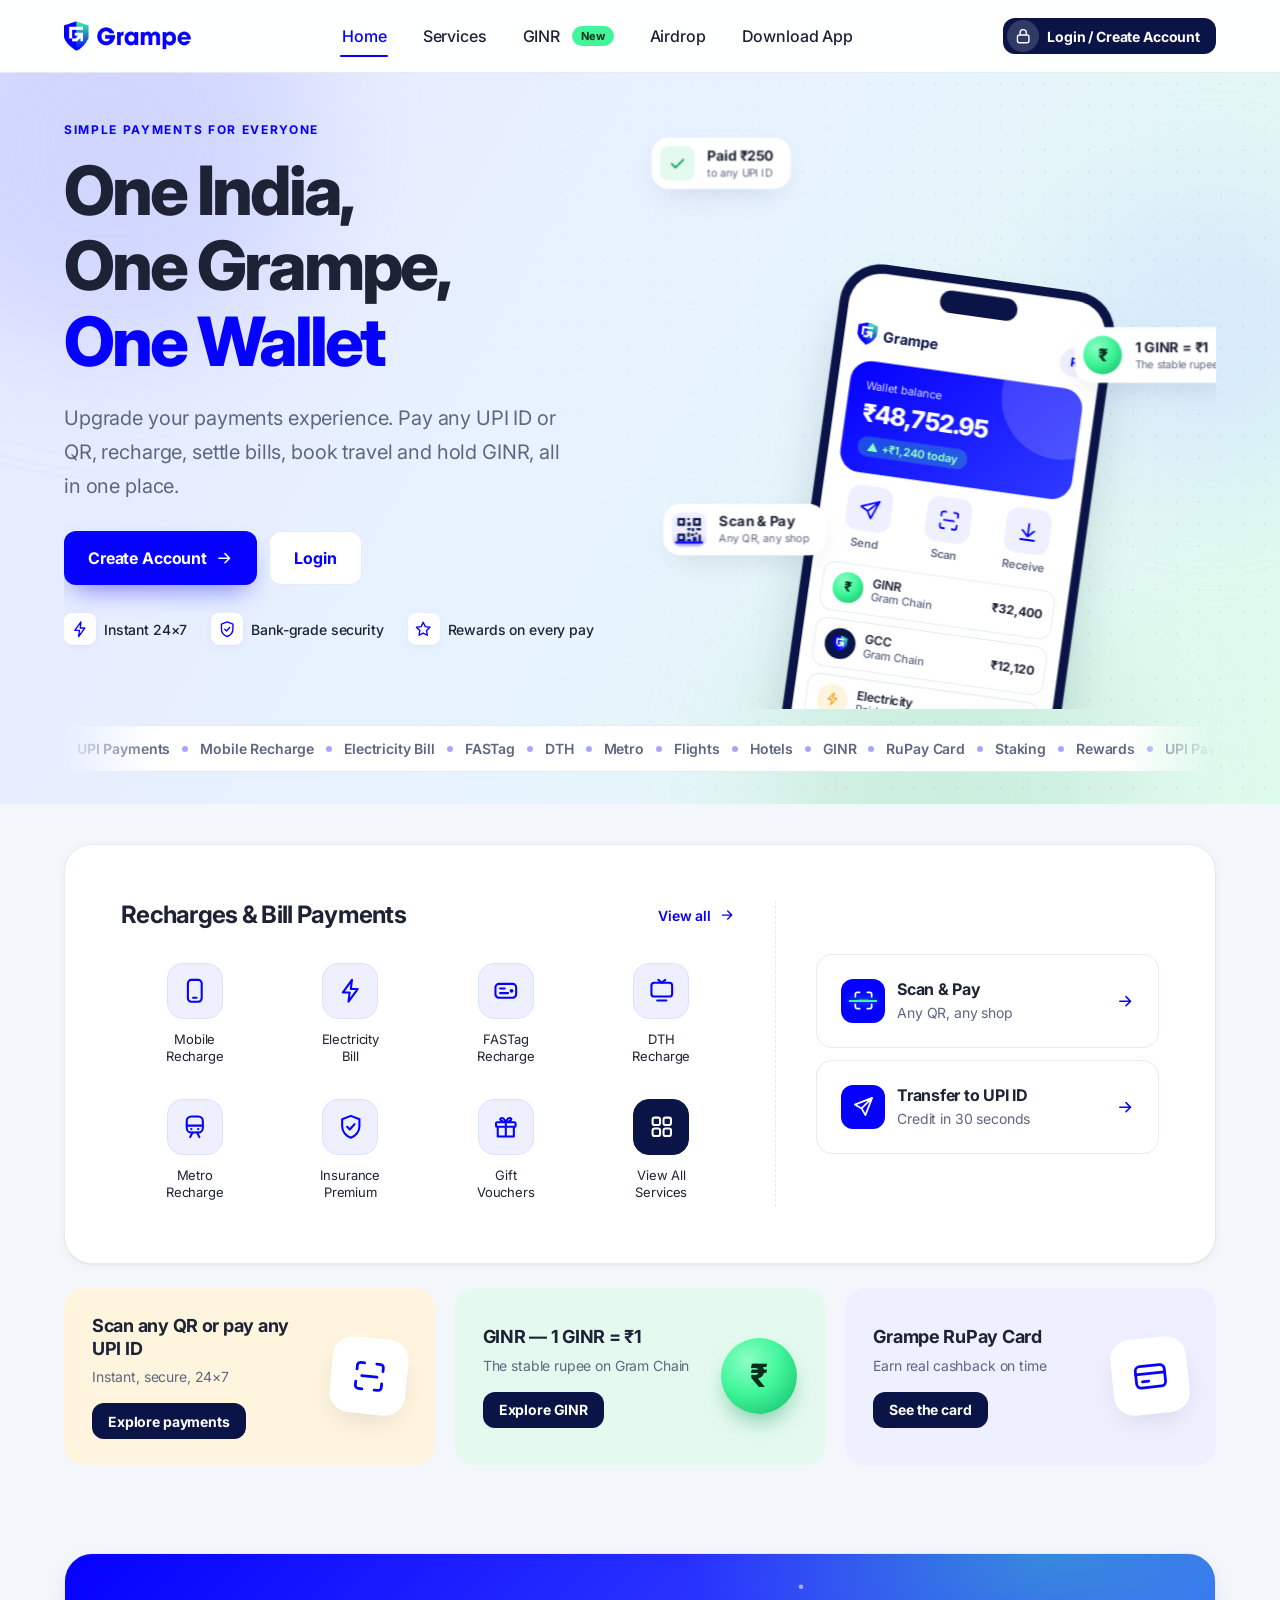
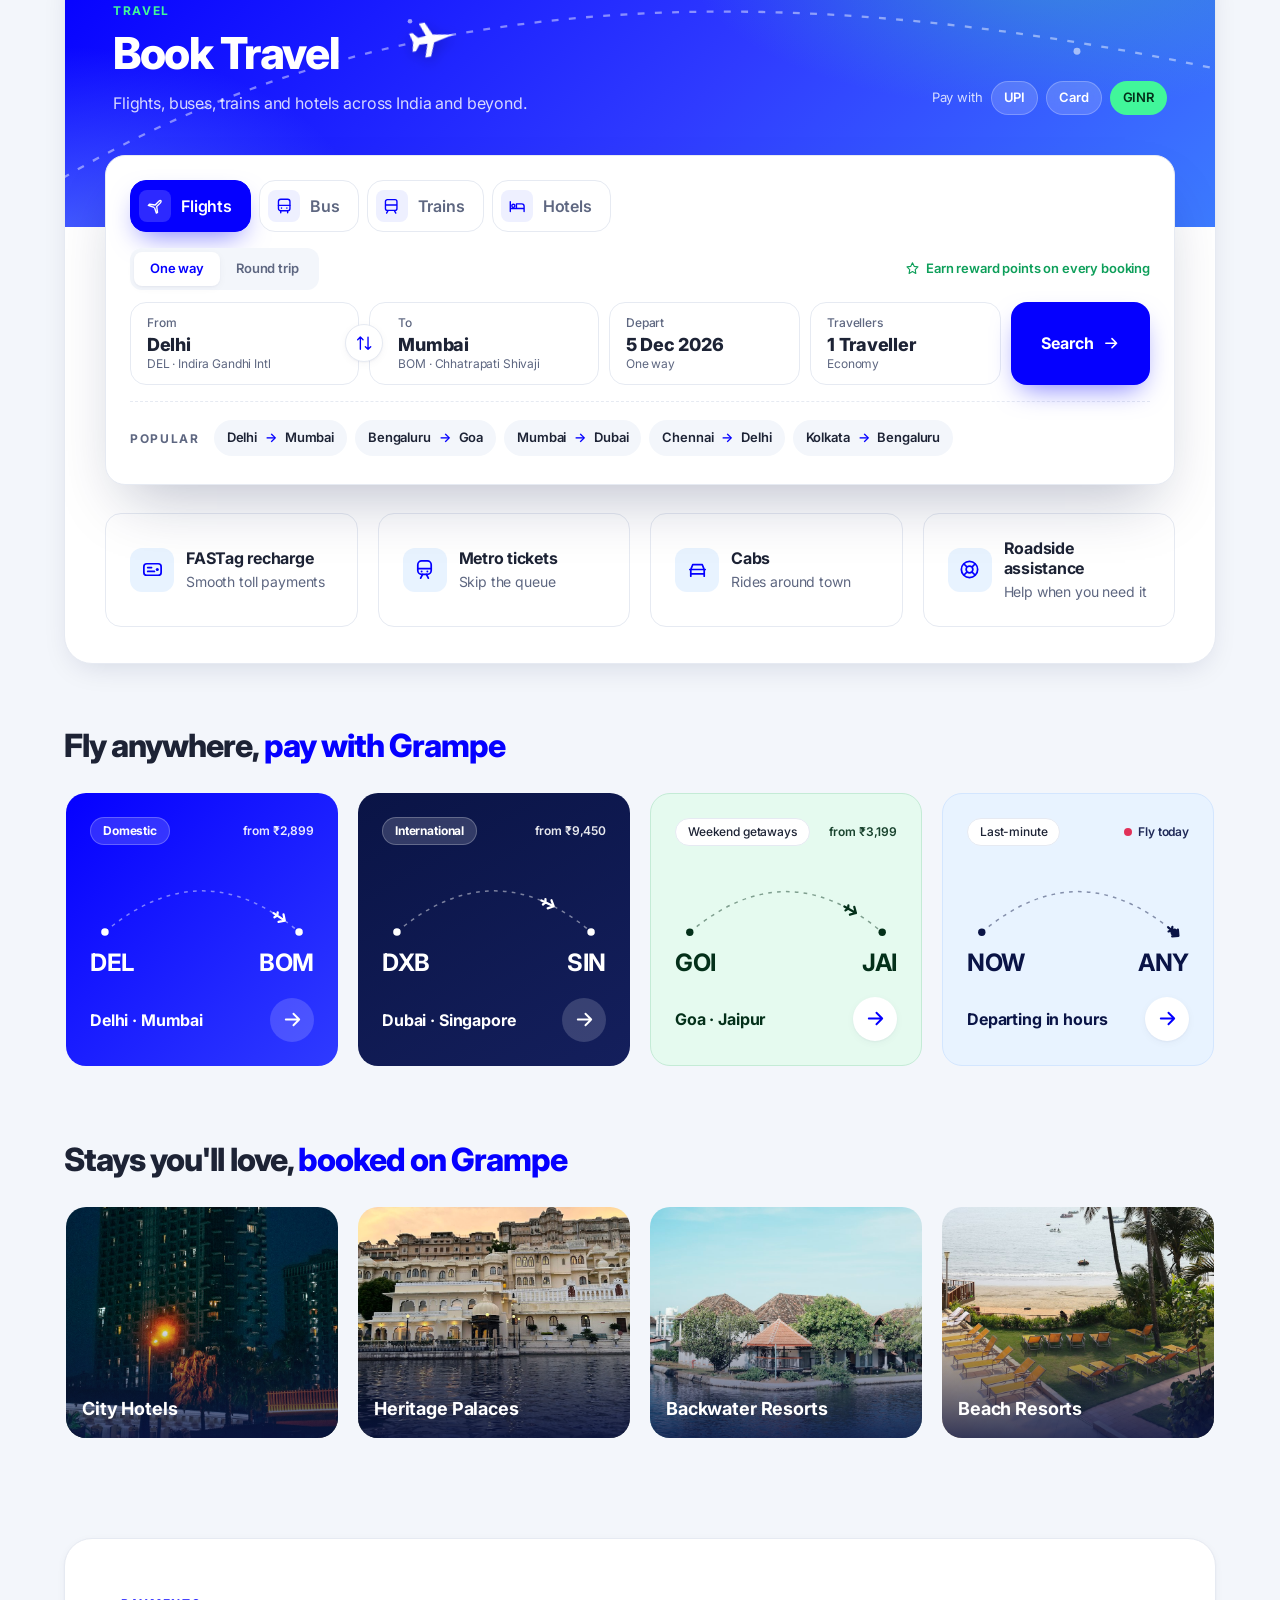
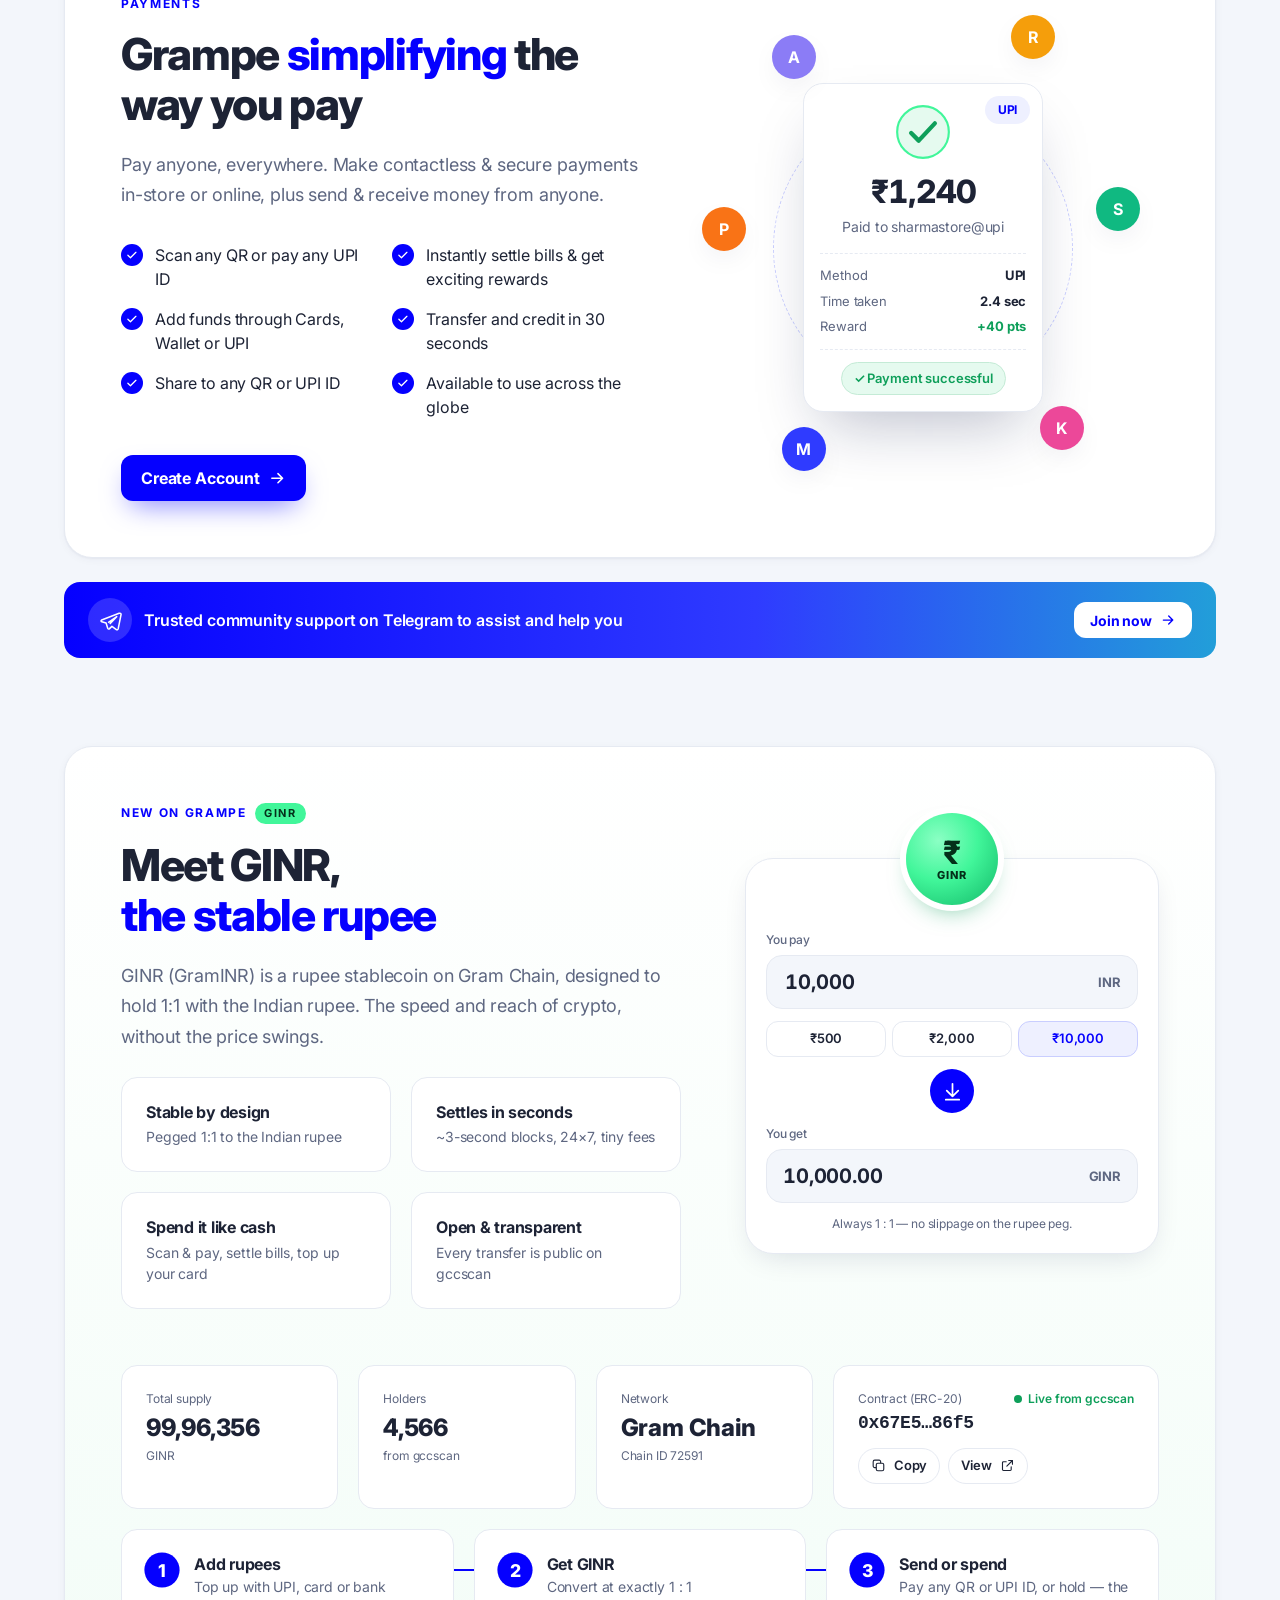
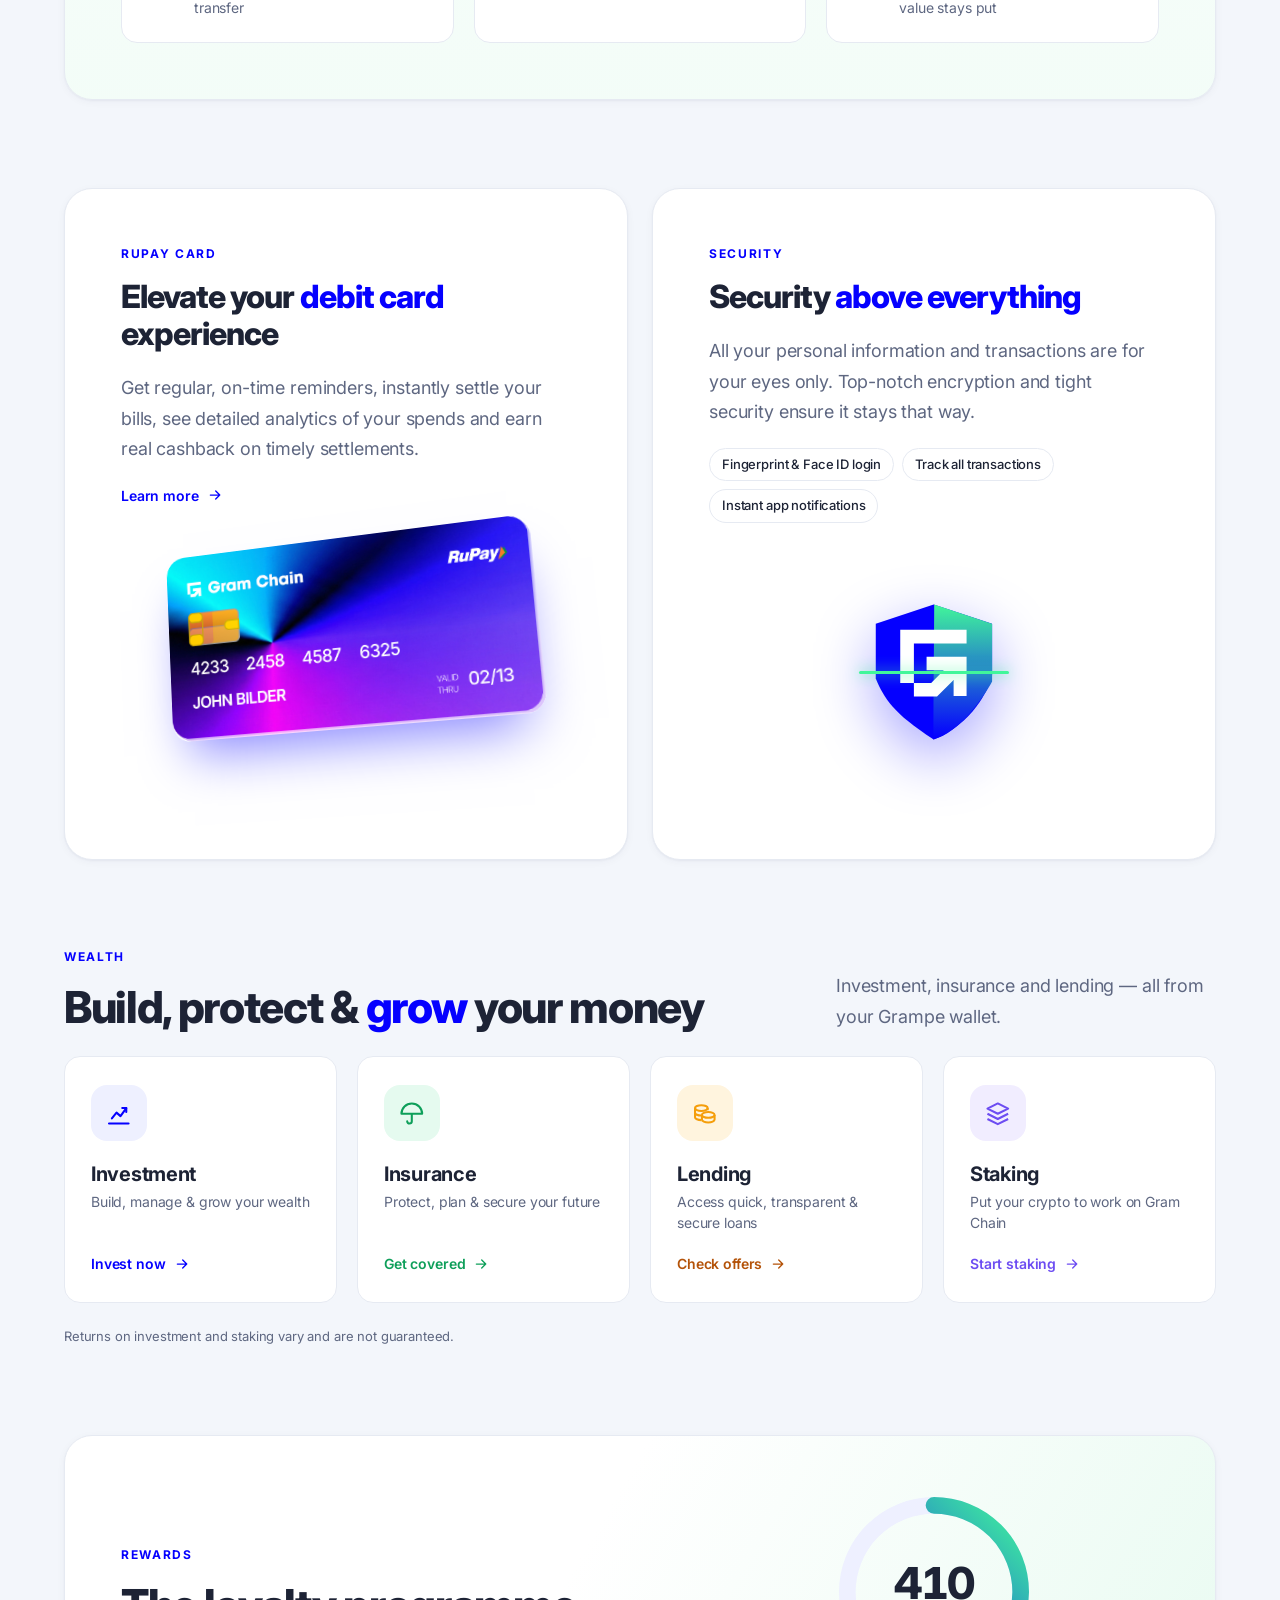
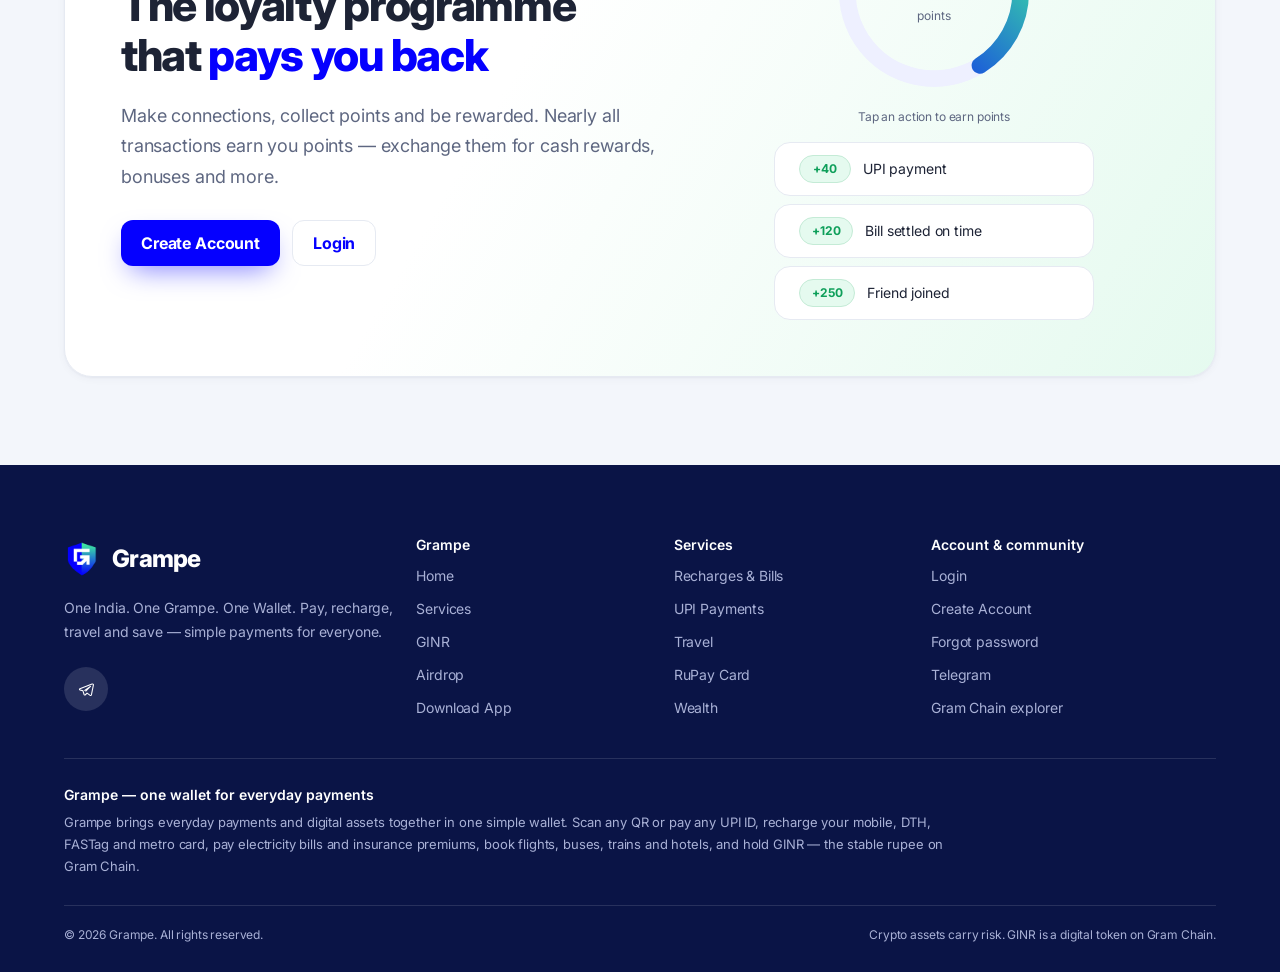
<file: index.html>
<!doctype html>
<html lang="en" class="no-js">
<head>
  <meta charset="utf-8">
  <script>document.documentElement.classList.remove("no-js");</script>
  <meta name="viewport" content="width=device-width, initial-scale=1">
  <title>Grampe Wallet | One India, One Grampe, One Wallet</title>
  <meta name="description" content="One India. One Grampe. One Wallet. Pay any UPI ID or QR, recharge, pay bills, book travel and hold GINR, the stable rupee on Gram Chain.">
  <meta name="theme-color" content="#0500FF">
  <link rel="canonical" href="https://www.grampe.co/">
  <meta property="og:type" content="website">
  <meta property="og:title" content="Grampe Wallet | One India, One Grampe, One Wallet">
  <meta property="og:description" content="UPI payments, recharges, bills, travel and GINR, the stable rupee on Gram Chain, in one wallet.">
  <meta property="og:url" content="https://www.grampe.co/">
  <link rel="icon" href="assets/img/favicon.png" type="image/png" sizes="48x48">
  <link rel="apple-touch-icon" href="assets/img/favicon.png">
  <link rel="preconnect" href="https://fonts.googleapis.com">
  <link rel="preconnect" href="https://fonts.gstatic.com" crossorigin>
  <link href="https://fonts.googleapis.com/css2?family=Inter:wght@400;500;600;700;800&display=swap" rel="stylesheet">
  <!-- Design system: tokens → components → page -->
  <link rel="stylesheet" href="assets/css/tokens.css">
  <link rel="stylesheet" href="assets/css/components.css">
  <link rel="stylesheet" href="assets/css/home.css">
</head>
<body>

<div class="preloader" id="preloader" aria-hidden="true">
  <div class="pl-mark"><span class="pl-ring"></span><img src="assets/img/favicon.png" alt="" width="48" height="48"></div>
  <div class="pl-bar"><i></i></div>
</div>
<script>setTimeout(function () { document.body.classList.add("is-loaded"); }, 3500);</script>

<a class="skip" href="#main">Skip to content</a>
<div class="progress" aria-hidden="true"><span id="progress"></span></div>

<!-- ================= HEADER ================= -->
<header class="site-header" id="header">
  <div class="container nav-wrap">
    <a href="index.html" class="logo" aria-label="Grampe home"><img src="assets/img/grampe-logo.png" alt="Grampe" width="194" height="44"></a>

    <nav class="nav" id="nav" aria-label="Main">
      <span class="nav-ind" aria-hidden="true"></span>
      <a href="index.html" aria-current="page"><span class="icon-tile icon-tile-sm tone-primary nav-ico"><svg class="ico"><use href="assets/img/icons.svg#i-wallet"/></svg></span>Home</a>
      <a href="services.html"><span class="icon-tile icon-tile-sm tone-primary nav-ico"><svg class="ico"><use href="assets/img/icons.svg#i-grid"/></svg></span>Services</a>
      <a href="ginr.html"><span class="icon-tile icon-tile-sm tone-primary nav-ico">₹</span>GINR <span class="badge badge-sm badge-accent">New</span></a>
      <a href="airdrop.html"><span class="icon-tile icon-tile-sm tone-primary nav-ico"><svg class="ico"><use href="assets/img/icons.svg#i-gift"/></svg></span>Airdrop</a>
      <a href="download.html"><span class="icon-tile icon-tile-sm tone-primary nav-ico"><svg class="ico"><use href="assets/img/icons.svg#i-phone"/></svg></span>Download App</a>
      <div class="nav-cta-mobile">
        <a class="btn btn-secondary" href="https://www.grampe.co/Signin.html">Login</a>
        <a class="btn btn-primary" href="https://www.grampe.co/signup.html">Create Account</a>
      </div>
      <p class="nav-help"><a href="https://t.me/GramchainNetwork" target="_blank" rel="noopener">Need help? Ask our Telegram community</a></p>
    </nav>

    <div class="nav-actions">
      <a class="btn btn-dark btn-sm nav-login" href="https://www.grampe.co/Signin.html">
        <span class="icon-tile icon-tile-sm icon-tile-round tone-glass"><svg class="ico"><use href="assets/img/icons.svg#i-lock"/></svg></span>Login / Create Account
      </a>
      <button class="menu-btn" id="menuBtn" aria-label="Open menu" aria-expanded="false" aria-controls="nav"><span></span><span></span></button>
    </div>
  </div>
</header>
<div class="nav-backdrop" id="navBackdrop" aria-hidden="true"></div>

<main id="main">

<!-- ================= 1. BANNER ================= -->
<section class="banner-wrap" aria-labelledby="hero-title">
  <div class="blob b1" aria-hidden="true"></div>
  <div class="blob b2" aria-hidden="true"></div>
  <div class="blob b3" aria-hidden="true"></div>
  <div class="container">
    <div class="banner" id="banner">
      <div class="banner-copy">
        <p class="eyebrow anim-up" style="--d:0">Simple payments for everyone</p>
        <h1 id="hero-title" class="display">
          <span class="line"><span class="anim-up" style="--d:1">One India,</span></span>
          <span class="line"><span class="anim-up" style="--d:2">One Grampe,</span></span>
          <span class="line"><span class="anim-up text-primary" style="--d:3">One <span class="word-swap" id="wordSwap">Wallet</span></span></span>
        </h1>
        <p class="lead anim-up" style="--d:4">Upgrade your payments experience. Pay any UPI ID or QR, recharge, settle bills, book travel and hold GINR, all in one place.</p>
        <div class="cta-row anim-up" style="--d:5">
          <a class="btn btn-primary btn-lg magnetic" href="https://www.grampe.co/signup.html">Create Account <svg class="ico"><use href="assets/img/icons.svg#i-arrow"/></svg></a>
          <a class="btn btn-secondary btn-lg" href="https://www.grampe.co/Signin.html">Login</a>
        </div>
        <ul class="trust anim-up" style="--d:6">
          <li><span class="icon-tile icon-tile-sm tone-white"><svg class="ico"><use href="assets/img/icons.svg#i-bolt"/></svg></span>Instant 24×7</li>
          <li><span class="icon-tile icon-tile-sm tone-white"><svg class="ico"><use href="assets/img/icons.svg#i-shield"/></svg></span>Bank-grade security</li>
          <li><span class="icon-tile icon-tile-sm tone-white"><svg class="ico"><use href="assets/img/icons.svg#i-star"/></svg></span>Rewards on every pay</li>
        </ul>
      </div>

      <div class="banner-visual" aria-hidden="true">
        <div class="tilt" id="tilt">
          <div class="phone">
            <div class="phone-notch"></div>
            <div class="screen">
              <div class="s-top"><img src="assets/img/shield.svg" alt="" width="20" height="22"><b>Grampe</b><span class="avatar avatar-sm avatar-soft">R</span></div>
              <div class="s-bal">
                <small>Wallet balance</small>
                <strong>₹<span id="balance">48,752.95</span></strong>
                <span class="badge badge-sm">▲ +₹1,240 today</span>
              </div>
              <div class="s-acts">
                <span><i class="icon-tile tone-primary"><svg class="ico"><use href="assets/img/icons.svg#i-send"/></svg></i>Send</span>
                <span><i class="icon-tile tone-primary"><svg class="ico"><use href="assets/img/icons.svg#i-scan"/></svg></i>Scan</span>
                <span><i class="icon-tile tone-primary"><svg class="ico"><use href="assets/img/icons.svg#i-receive"/></svg></i>Receive</span>
              </div>
              <div class="s-list">
                <div class="s-row"><b class="coin coin-ginr">₹</b><span>GINR<small>Gram Chain</small></span><em>₹32,400</em></div>
                <div class="s-row"><b class="coin coin-gcc"><img src="assets/img/shield.svg" alt="" width="14" height="16"></b><span>GCC<small>Gram Chain</small></span><em>₹12,120</em></div>
                <div class="s-row"><b class="coin coin-bill"><svg class="ico"><use href="assets/img/icons.svg#i-bolt"/></svg></b><span>Electricity<small>Paid · +120 pts</small></span><em class="text-danger">−₹1,240</em></div>
              </div>
            </div>
          </div>
          <div class="float-note fn-1"><span class="icon-tile icon-tile-sm tone-success"><svg class="ico"><use href="assets/img/icons.svg#i-check"/></svg></span><div><b>Paid ₹250</b><small>to any UPI ID</small></div></div>
          <div class="float-note fn-2"><span class="coin coin-lg coin-ginr">₹</span><div><b>1 GINR = ₹1</b><small>The stable rupee</small></div></div>
          <div class="float-note fn-3"><span class="qr-mini"><svg viewBox="0 0 21 21" aria-hidden="true"><path d="M0 0h7v7H0zM2 2v3h3V2zM14 0h7v7h-7zM16 2v3h3V2zM0 14h7v7H0zM2 16v3h3v-3zM9 0h2v2H9zM9 4h3v3H9zM9 9h3v2H9zM13 9h2v3h-2zM17 9h4v2h-4zM9 13h2v4H9zM12 14h3v2h-3zM16 13h2v2h-2zM14 17h3v4h-3zM19 15h2v6h-2zM9 19h3v2H9z"/></svg><i class="qr-scan"></i></span><div><b>Scan &amp; Pay</b><small>Any QR, any shop</small></div></div>
        </div>
        <div class="toast" id="toast" role="status" aria-live="off">
          <span class="icon-tile icon-tile-sm icon-tile-round tone-accent"><svg class="ico"><use href="assets/img/icons.svg#i-check"/></svg></span>
          <div><b id="toastT">₹1,240 paid</b><small id="toastS">to sharmastore@upi</small></div>
        </div>
      </div>
    </div>

    <div class="ticker" aria-hidden="true">
      <div class="ticker-track">
        <span>UPI Payments</span><span>Mobile Recharge</span><span>Electricity Bill</span><span>FASTag</span><span>DTH</span><span>Metro</span><span>Flights</span><span>Hotels</span><span>GINR</span><span>RuPay Card</span><span>Staking</span><span>Rewards</span>
        <span>UPI Payments</span><span>Mobile Recharge</span><span>Electricity Bill</span><span>FASTag</span><span>DTH</span><span>Metro</span><span>Flights</span><span>Hotels</span><span>GINR</span><span>RuPay Card</span><span>Staking</span><span>Rewards</span>
      </div>
    </div>
  </div>
</section>

<!-- ================= 2. RECHARGES & BILLS ================= -->
<section id="bills" aria-labelledby="bills-title">
  <div class="container">
    <div class="card card-pad bills reveal">
      <div>
        <div class="card-head">
          <h2 id="bills-title" class="card-title">Recharges &amp; Bill Payments</h2>
          <a class="link" href="services.html#bills">View all <svg class="ico"><use href="assets/img/icons.svg#i-arrow"/></svg></a>
        </div>
        <div class="qa-grid stagger">
          <a href="services.html#bills" class="qa"><span class="icon-tile icon-tile-lg tone-primary"><svg class="ico"><use href="assets/img/icons.svg#i-phone"/></svg></span>Mobile<br>Recharge</a>
          <a href="services.html#bills" class="qa"><span class="icon-tile icon-tile-lg tone-primary"><svg class="ico"><use href="assets/img/icons.svg#i-bolt"/></svg></span>Electricity<br>Bill</a>
          <a href="services.html#bills" class="qa"><span class="icon-tile icon-tile-lg tone-primary"><svg class="ico"><use href="assets/img/icons.svg#i-tag"/></svg></span>FASTag<br>Recharge</a>
          <a href="services.html#bills" class="qa"><span class="icon-tile icon-tile-lg tone-primary"><svg class="ico"><use href="assets/img/icons.svg#i-tv"/></svg></span>DTH<br>Recharge</a>
          <a href="services.html#bills" class="qa"><span class="icon-tile icon-tile-lg tone-primary"><svg class="ico"><use href="assets/img/icons.svg#i-metro"/></svg></span>Metro<br>Recharge</a>
          <a href="services.html#bills" class="qa"><span class="icon-tile icon-tile-lg tone-primary"><svg class="ico"><use href="assets/img/icons.svg#i-shield"/></svg></span>Insurance<br>Premium</a>
          <a href="services.html#bills" class="qa"><span class="icon-tile icon-tile-lg tone-primary"><svg class="ico"><use href="assets/img/icons.svg#i-gift"/></svg></span>Gift<br>Vouchers</a>
          <a href="services.html" class="qa"><span class="icon-tile icon-tile-lg tone-dark"><svg class="ico"><use href="assets/img/icons.svg#i-grid"/></svg></span>View All<br>Services</a>
        </div>
      </div>
      <div class="bills-side">
        <a href="services.html#pay" class="tile tile-row tile-link qp">
          <span class="icon-tile tone-solid"><svg class="ico"><use href="assets/img/icons.svg#i-scan"/></svg><i class="scanline"></i></span>
          <span><b class="tile-title">Scan &amp; Pay</b><small class="tile-text">Any QR, any shop</small></span>
          <svg class="ico qp-go"><use href="assets/img/icons.svg#i-arrow"/></svg>
        </a>
        <a href="services.html#pay" class="tile tile-row tile-link qp">
          <span class="icon-tile tone-solid"><svg class="ico"><use href="assets/img/icons.svg#i-send"/></svg></span>
          <span><b class="tile-title">Transfer to UPI ID</b><small class="tile-text">Credit in 30 seconds</small></span>
          <svg class="ico qp-go"><use href="assets/img/icons.svg#i-arrow"/></svg>
        </a>
      </div>
    </div>

    <div class="promos">
      <a href="services.html#pay" class="promo promo-cream reveal spot">
        <div><h3 class="title">Scan any QR or pay any UPI ID</h3><p class="body-sm">Instant, secure, 24×7</p><span class="btn btn-dark btn-sm">Explore payments</span></div>
        <span class="icon-tile icon-tile-xl tone-white promo-qr"><svg class="ico"><use href="assets/img/icons.svg#i-scan"/></svg></span>
      </a>
      <a href="ginr.html" class="promo promo-mint reveal spot">
        <div><h3 class="title">GINR — 1 GINR = ₹1</h3><p class="body-sm">The stable rupee on Gram Chain</p><span class="btn btn-dark btn-sm">Explore GINR</span></div>
        <span class="coin coin-ginr promo-coin">₹</span>
      </a>
      <a href="services.html#card" class="promo promo-blue reveal spot">
        <div><h3 class="title">Grampe RuPay Card</h3><p class="body-sm">Earn real cashback on time</p><span class="btn btn-dark btn-sm">See the card</span></div>
        <span class="icon-tile icon-tile-xl tone-white promo-cardart"><svg class="ico"><use href="assets/img/icons.svg#i-card"/></svg></span>
      </a>
    </div>
  </div>
</section>

<!-- ================= 3. TRAVEL ================= -->
<section id="travel" aria-labelledby="travel-title">
  <div class="container">
    <div class="card travel reveal">
      <div class="tv-hero">
        <div class="tv-sky" aria-hidden="true">
          <span class="cloud cl1"></span><span class="cloud cl2"></span><span class="cloud cl3"></span><span class="cloud cl4"></span>
          <svg class="tv-flight" viewBox="0 0 1000 260" preserveAspectRatio="xMidYMid slice">
            <path id="tvPath" class="tv-trail" d="M-40 230 C 220 60, 560 10, 1040 120"/>
            <g class="tv-plane"><path d="M14 0 L-4 -3.5 L-9 -15 L-14 -15 L-10 -3.5 L-17 -3 L-21 -8 L-24 -8 L-22 0 L-24 8 L-21 8 L-17 3 L-10 3.5 L-14 15 L-9 15 L-4 3.5 Z"/><animateMotion dur="9s" repeatCount="indefinite" rotate="auto"><mpath href="#tvPath"/></animateMotion></g>
            <circle cx="120" cy="190" r="3"/><circle cx="880" cy="96" r="3"/><circle cx="640" cy="40" r="2"/><circle cx="300" cy="70" r="2"/>
          </svg>
        </div>
        <div class="tv-head">
          <div>
            <p class="eyebrow eyebrow-on-dark">Travel</p>
            <h2 id="travel-title" class="h2">Book Travel</h2>
            <p class="tv-sub">Flights, buses, trains and hotels across India and beyond.</p>
          </div>
          <div class="tv-pay"><span>Pay with</span><span class="badge badge-lg badge-glass">UPI</span><span class="badge badge-lg badge-glass">Card</span><span class="badge badge-lg badge-accent">GINR</span></div>
        </div>
      </div>

      <div class="tv-panel">
        <div class="tabs" role="tablist" aria-label="Travel type">
          <button role="tab" aria-selected="true" aria-controls="bk" id="t-flights" data-mode="flights"><i class="icon-tile icon-tile-sm tone-primary"><svg class="ico"><use href="assets/img/icons.svg#i-plane"/></svg></i>Flights</button>
          <button role="tab" aria-selected="false" aria-controls="bk" id="t-bus" data-mode="bus" tabindex="-1"><i class="icon-tile icon-tile-sm tone-primary"><svg class="ico"><use href="assets/img/icons.svg#i-bus"/></svg></i>Bus</button>
          <button role="tab" aria-selected="false" aria-controls="bk" id="t-trains" data-mode="trains" tabindex="-1"><i class="icon-tile icon-tile-sm tone-primary"><svg class="ico"><use href="assets/img/icons.svg#i-train"/></svg></i>Trains</button>
          <button role="tab" aria-selected="false" aria-controls="bk" id="t-hotels" data-mode="hotels" tabindex="-1"><i class="icon-tile icon-tile-sm tone-primary"><svg class="ico"><use href="assets/img/icons.svg#i-bed"/></svg></i>Hotels</button>
        </div>

        <div class="tv-bar">
          <div class="segmented" id="trip" role="radiogroup" aria-label="Trip type">
            <button type="button" role="radio" aria-checked="true" data-trip="one">One way</button>
            <button type="button" role="radio" aria-checked="false" data-trip="round">Round trip</button>
          </div>
          <span class="tv-note"><svg class="ico"><use href="assets/img/icons.svg#i-star"/></svg>Earn reward points on every booking</span>
        </div>

        <div class="bk" id="bk" role="tabpanel" aria-labelledby="t-flights">
          <div class="field"><small class="field-label" data-l1>From</small><b class="field-value" data-v1>Delhi</b><span class="field-hint" data-s1>DEL · Indira Gandhi Intl</span></div>
          <button class="icon-btn icon-btn-sm bk-swap" id="bkSwap" type="button" aria-label="Swap from and to"><svg class="ico"><use href="assets/img/icons.svg#i-swap"/></svg></button>
          <div class="field"><small class="field-label" data-l2>To</small><b class="field-value" data-v2>Mumbai</b><span class="field-hint" data-s2>BOM · Chhatrapati Shivaji</span></div>
          <div class="field"><small class="field-label" data-l3>Depart</small><b class="field-value" data-v3 id="bkDate">—</b><span class="field-hint" data-s3>One way</span></div>
          <div class="field"><small class="field-label" data-l4>Travellers</small><b class="field-value" data-v4>1 Traveller</b><span class="field-hint" data-s4>Economy</span></div>
          <a class="btn btn-primary btn-lg bk-go" href="https://www.grampe.co/Signin.html"><svg class="ico"><use href="assets/img/icons.svg#i-arrow"/></svg><span>Search</span></a>
        </div>

        <div class="popular">
          <span class="caption pop-label">Popular</span>
          <div class="pop-list" id="popular"></div>
        </div>
      </div>

      <div class="tv-also">
        <a href="services.html#bills" class="tile tile-row tile-link"><span class="icon-tile tone-sky"><svg class="ico"><use href="assets/img/icons.svg#i-tag"/></svg></span><span><b class="tile-title">FASTag recharge</b><small class="tile-text">Smooth toll payments</small></span></a>
        <a href="services.html#travel" class="tile tile-row tile-link"><span class="icon-tile tone-sky"><svg class="ico"><use href="assets/img/icons.svg#i-metro"/></svg></span><span><b class="tile-title">Metro tickets</b><small class="tile-text">Skip the queue</small></span></a>
        <a href="services.html#travel" class="tile tile-row tile-link"><span class="icon-tile tone-sky"><svg class="ico"><use href="assets/img/icons.svg#i-car"/></svg></span><span><b class="tile-title">Cabs</b><small class="tile-text">Rides around town</small></span></a>
        <a href="services.html#travel" class="tile tile-row tile-link"><span class="icon-tile tone-sky"><svg class="ico"><use href="assets/img/icons.svg#i-life"/></svg></span><span><b class="tile-title">Roadside assistance</b><small class="tile-text">Help when you need it</small></span></a>
      </div>
    </div>

    <div class="section-head-row reveal">
      <h2 class="h3">Fly anywhere, <span class="text-primary">pay with Grampe</span></h2>
      <div class="arrows"><button class="icon-btn arr" data-scroll="fly" data-dir="-1" aria-label="Previous"><svg class="ico flip"><use href="assets/img/icons.svg#i-arrow"/></svg></button><button class="icon-btn arr" data-scroll="fly" data-dir="1" aria-label="Next"><svg class="ico"><use href="assets/img/icons.svg#i-arrow"/></svg></button></div>
    </div>
    <div class="rail" id="fly">
      <a href="services.html#travel" class="fly fly-blue reveal">
        <div class="fly-top"><span class="badge badge-glass">Domestic</span><span class="fly-price">from ₹2,899</span></div>
        <svg class="route" viewBox="0 0 300 120" aria-hidden="true"><path id="r1" d="M20 95 Q150 -15 280 95" class="route-path"/><circle cx="20" cy="95" r="5" class="route-dot"/><circle cx="280" cy="95" r="5" class="route-dot"/><g class="route-plane"><path d="M-9 0 9 0M3-6 9 0 3 6M-5-4l2 4-2 4" /><animateMotion dur="3.6s" repeatCount="indefinite" rotate="auto"><mpath href="#r1"/></animateMotion></g></svg>
        <div class="fly-codes"><b>DEL</b><b>BOM</b></div>
        <div class="fly-foot"><strong>Delhi · Mumbai</strong><span class="icon-tile icon-tile-round tone-glass"><svg class="ico"><use href="assets/img/icons.svg#i-arrow"/></svg></span></div>
      </a>
      <a href="services.html#travel" class="fly fly-navy reveal">
        <div class="fly-top"><span class="badge badge-glass">International</span><span class="fly-price">from ₹9,450</span></div>
        <svg class="route" viewBox="0 0 300 120" aria-hidden="true"><path id="r2" d="M20 95 Q150 -15 280 95" class="route-path"/><circle cx="20" cy="95" r="5" class="route-dot"/><circle cx="280" cy="95" r="5" class="route-dot"/><g class="route-plane"><path d="M-9 0 9 0M3-6 9 0 3 6M-5-4l2 4-2 4" /><animateMotion dur="4.2s" repeatCount="indefinite" rotate="auto"><mpath href="#r2"/></animateMotion></g></svg>
        <div class="fly-codes"><b>DXB</b><b>SIN</b></div>
        <div class="fly-foot"><strong>Dubai · Singapore</strong><span class="icon-tile icon-tile-round tone-glass"><svg class="ico"><use href="assets/img/icons.svg#i-arrow"/></svg></span></div>
      </a>
      <a href="services.html#travel" class="fly fly-mint reveal">
        <div class="fly-top"><span class="badge badge-outline">Weekend getaways</span><span class="fly-price">from ₹3,199</span></div>
        <svg class="route" viewBox="0 0 300 120" aria-hidden="true"><path id="r3" d="M20 95 Q150 -15 280 95" class="route-path"/><circle cx="20" cy="95" r="5" class="route-dot"/><circle cx="280" cy="95" r="5" class="route-dot"/><g class="route-plane"><path d="M-9 0 9 0M3-6 9 0 3 6M-5-4l2 4-2 4" /><animateMotion dur="3.9s" repeatCount="indefinite" rotate="auto"><mpath href="#r3"/></animateMotion></g></svg>
        <div class="fly-codes"><b>GOI</b><b>JAI</b></div>
        <div class="fly-foot"><strong>Goa · Jaipur</strong><span class="icon-tile icon-tile-round tone-white"><svg class="ico"><use href="assets/img/icons.svg#i-arrow"/></svg></span></div>
      </a>
      <a href="services.html#travel" class="fly fly-sky reveal">
        <div class="fly-top"><span class="badge badge-outline">Last-minute</span><span class="fly-price"><i class="live-dot live-dot-danger"></i>Fly today</span></div>
        <svg class="route" viewBox="0 0 300 120" aria-hidden="true"><path id="r4" d="M20 95 Q150 -15 280 95" class="route-path"/><circle cx="20" cy="95" r="5" class="route-dot"/><circle cx="280" cy="95" r="5" class="route-dot"/><g class="route-plane"><path d="M-9 0 9 0M3-6 9 0 3 6M-5-4l2 4-2 4" /><animateMotion dur="3.2s" repeatCount="indefinite" rotate="auto"><mpath href="#r4"/></animateMotion></g></svg>
        <div class="fly-codes"><b>NOW</b><b>ANY</b></div>
        <div class="fly-foot"><strong>Departing in hours</strong><span class="icon-tile icon-tile-round tone-white"><svg class="ico"><use href="assets/img/icons.svg#i-arrow"/></svg></span></div>
      </a>
    </div>

    <div class="section-head-row reveal">
      <h2 class="h3">Stays you'll love, <span class="text-primary">booked on Grampe</span></h2>
      <div class="arrows"><button class="icon-btn arr" data-scroll="stays" data-dir="-1" aria-label="Previous"><svg class="ico flip"><use href="assets/img/icons.svg#i-arrow"/></svg></button><button class="icon-btn arr" data-scroll="stays" data-dir="1" aria-label="Next"><svg class="ico"><use href="assets/img/icons.svg#i-arrow"/></svg></button></div>
    </div>
    <div class="rail" id="stays">
      <a href="services.html#travel" class="stay reveal"><img src="assets/img/stays/city.jpg" alt="City hotel skyline at dusk" loading="lazy" width="900" height="675"><div class="stay-cap"><b>City Hotels</b><span>Business &amp; leisure stays <svg class="ico"><use href="assets/img/icons.svg#i-arrow"/></svg></span></div></a>
      <a href="services.html#travel" class="stay reveal"><img src="assets/img/stays/heritage.jpg" alt="Heritage palace" loading="lazy" width="900" height="675"><div class="stay-cap"><b>Heritage Palaces</b><span>Royal Rajasthan &amp; more <svg class="ico"><use href="assets/img/icons.svg#i-arrow"/></svg></span></div></a>
      <a href="services.html#travel" class="stay reveal"><img src="assets/img/stays/backwaters.jpg" alt="Kerala backwater resort" loading="lazy" width="900" height="675"><div class="stay-cap"><b>Backwater Resorts</b><span>Houseboats &amp; lakeside <svg class="ico"><use href="assets/img/icons.svg#i-arrow"/></svg></span></div></a>
      <a href="services.html#travel" class="stay reveal"><img src="assets/img/stays/beach.jpg" alt="Beach resort" loading="lazy" width="900" height="675"><div class="stay-cap"><b>Beach Resorts</b><span>Goa, Andaman &amp; beyond <svg class="ico"><use href="assets/img/icons.svg#i-arrow"/></svg></span></div></a>
    </div>
  </div>
</section>

<!-- ================= 4. PAY ANYONE ================= -->
<section id="pay" aria-labelledby="pay-title">
  <div class="container">
    <div class="card card-pad pay reveal">
      <div class="section-head">
        <p class="eyebrow">Payments</p>
        <h2 id="pay-title" class="h2">Grampe <span class="text-primary">simplifying</span> the way you pay</h2>
        <p class="sub">Pay anyone, everywhere. Make contactless &amp; secure payments in-store or online, plus send &amp; receive money from anyone.</p>
        <ul class="check-list check-list-2 stagger">
          <li><span class="icon-tile icon-tile-xs tone-solid"><svg class="ico"><use href="assets/img/icons.svg#i-check"/></svg></span>Scan any QR or pay any UPI ID</li>
          <li><span class="icon-tile icon-tile-xs tone-solid"><svg class="ico"><use href="assets/img/icons.svg#i-check"/></svg></span>Instantly settle bills &amp; get exciting rewards</li>
          <li><span class="icon-tile icon-tile-xs tone-solid"><svg class="ico"><use href="assets/img/icons.svg#i-check"/></svg></span>Add funds through Cards, Wallet or UPI</li>
          <li><span class="icon-tile icon-tile-xs tone-solid"><svg class="ico"><use href="assets/img/icons.svg#i-check"/></svg></span>Transfer and credit in 30 seconds</li>
          <li><span class="icon-tile icon-tile-xs tone-solid"><svg class="ico"><use href="assets/img/icons.svg#i-check"/></svg></span>Share to any QR or UPI ID</li>
          <li><span class="icon-tile icon-tile-xs tone-solid"><svg class="ico"><use href="assets/img/icons.svg#i-check"/></svg></span>Available to use across the globe</li>
        </ul>
        <a class="btn btn-primary magnetic" href="https://www.grampe.co/signup.html">Create Account <svg class="ico"><use href="assets/img/icons.svg#i-arrow"/></svg></a>
      </div>
      <div class="pay-visual" id="payVisual" aria-hidden="true">
        <div class="ring ring-1"></div><div class="ring ring-2"></div>
        <span class="avatar avatar-1 pv pv-a" data-p="a1">A</span><span class="avatar avatar-2 pv pv-r" data-p="a2">R</span><span class="avatar avatar-3 pv pv-s" data-p="a3">S</span><span class="avatar avatar-4 pv pv-k" data-p="a4">K</span><span class="avatar avatar-5 pv pv-m" data-p="a5">M</span><span class="avatar avatar-6 pv pv-p" data-p="a6">P</span>
        <div class="bubble" id="payBubble"><i class="coin coin-sm coin-upi" id="payBubbleCoin">₹</i><span id="payBubbleText">Send ₹1,240 via UPI</span></div>
        <div class="receipt" id="payReceipt">
          <span class="badge badge-primary r-tag" id="payTag">UPI</span>
          <svg class="tick" viewBox="0 0 52 52"><circle cx="26" cy="26" r="24"/><path d="m15 27 7 7 15-16"/></svg>
          <p class="r-amt" id="payAmt">₹1,240</p>
          <p class="body-sm r-to" id="payTo">Paid to sharmastore@upi</p>
          <div class="r-rows"><div><span>Method</span><b id="payMethod">UPI</b></div><div><span>Time taken</span><b id="payTime">2.4 sec</b></div><div><span>Reward</span><b class="text-success" id="payReward">+40 pts</b></div></div>
          <p class="r-ok"><span class="badge badge-lg badge-success" id="payOk">✓ Payment successful</span></p>
        </div>
      </div>
    </div>

    <a class="tg-strip reveal" href="https://t.me/GramchainNetwork" target="_blank" rel="noopener">
      <span class="icon-tile icon-tile-round tone-glass"><svg class="ico"><use href="assets/img/icons.svg#i-tg"/></svg></span>
      <span class="tg-text">Trusted community support on Telegram to assist and help you</span>
      <span class="btn btn-light btn-sm">Join now <svg class="ico"><use href="assets/img/icons.svg#i-arrow"/></svg></span>
    </a>
  </div>
</section>

<!-- ================= 5. GINR ================= -->
<section id="ginr" aria-labelledby="ginr-title">
  <div class="container">
    <div class="card card-pad ginr reveal">
      <div class="ginr-grid">
        <div class="section-head">
          <p class="eyebrow">New on Grampe <span class="badge badge-sm badge-accent">GINR</span></p>
          <h2 id="ginr-title" class="h2">Meet GINR,<br><span class="text-primary">the stable rupee</span></h2>
          <p class="sub">GINR (GramINR) is a rupee stablecoin on Gram Chain, designed to hold 1:1 with the Indian rupee. The speed and reach of crypto, without the price swings.</p>
          <div class="feats stagger">
            <div class="tile"><b class="tile-title">Stable by design</b><span class="tile-text">Pegged 1:1 to the Indian rupee</span></div>
            <div class="tile"><b class="tile-title">Settles in seconds</b><span class="tile-text">~3-second blocks, 24×7, tiny fees</span></div>
            <div class="tile"><b class="tile-title">Spend it like cash</b><span class="tile-text">Scan &amp; pay, settle bills, top up your card</span></div>
            <div class="tile"><b class="tile-title">Open &amp; transparent</b><span class="tile-text">Every transfer is public on gccscan</span></div>
          </div>
        </div>
        <div class="conv">
          <div class="coin3d" id="coin" title="Tap to flip"><div class="coin-face front">₹<small>GINR</small></div><div class="coin-face back"><img src="assets/img/shield.svg" alt="" width="40" height="45"></div></div>
          <label><span class="field-label">You pay</span><span class="field field-control"><input id="cvIn" type="text" inputmode="decimal" value="10,000" aria-label="Amount in INR"><b>INR</b></span></label>
          <div class="cv-chips" role="group" aria-label="Quick amounts"><button class="chip" data-amt="500">₹500</button><button class="chip" data-amt="2000">₹2,000</button><button class="chip" data-amt="10000">₹10,000</button></div>
          <div class="icon-tile icon-tile-round tone-solid cv-mid"><svg class="ico"><use href="assets/img/icons.svg#i-receive"/></svg></div>
          <div><span class="field-label">You get</span><span class="field field-control"><output id="cvOut" for="cvIn" aria-live="polite">10,000.00</output><b class="text-success">GINR</b></span></div>
          <p class="caption cv-note">Always 1 : 1 — no slippage on the rupee peg.</p>
        </div>
      </div>

      <div class="stats">
        <div class="tile stat"><span class="caption">Total supply</span><b class="stat-value"><span class="count" id="stSupply" data-to="10000000">1,00,00,000</span></b><span class="caption">GINR</span></div>
        <div class="tile stat"><span class="caption">Holders</span><b class="stat-value"><span class="count" id="stHolders" data-to="4568">4,568</span></b><span class="caption" id="stLive">from gccscan</span></div>
        <div class="tile stat"><span class="caption">Network</span><b class="stat-value">Gram Chain</b><span class="caption">Chain ID 72591</span></div>
        <div class="tile stat stat-c">
          <span class="caption">Contract (ERC-20) <span class="live"><i class="live-dot"></i>Live from gccscan</span></span>
          <b class="stat-value mono">0x67E5…86f5</b>
          <div class="c-btns">
            <button class="chip" id="copyAddr" data-addr="0x67E53850C46845c879519dc114a3aa3B2A5286f5"><svg class="ico"><use href="assets/img/icons.svg#i-copy"/></svg><span>Copy</span></button>
            <a class="chip" href="https://gccscan.com/token/0x67E53850C46845c879519dc114a3aa3B2A5286f5" target="_blank" rel="noopener">View <svg class="ico"><use href="assets/img/icons.svg#i-ext"/></svg></a>
          </div>
        </div>
      </div>

      <ol class="steps" id="steps">
        <li class="tile tile-row step"><b class="icon-tile icon-tile-sm icon-tile-round tone-primary step-num">1</b><div><strong class="tile-title">Add rupees</strong><span class="tile-text">Top up with UPI, card or bank transfer</span></div></li>
        <li class="tile tile-row step"><b class="icon-tile icon-tile-sm icon-tile-round tone-primary step-num">2</b><div><strong class="tile-title">Get GINR</strong><span class="tile-text">Convert at exactly 1 : 1</span></div></li>
        <li class="tile tile-row step"><b class="icon-tile icon-tile-sm icon-tile-round tone-primary step-num">3</b><div><strong class="tile-title">Send or spend</strong><span class="tile-text">Pay any QR or UPI ID, or hold — the value stays put</span></div></li>
      </ol>
    </div>
  </div>
</section>

<!-- ================= 6. CARD + SECURITY ================= -->
<section id="card" aria-labelledby="card-title">
  <div class="container duo">
    <article class="card card-pad dcard reveal">
      <div class="section-head">
        <p class="eyebrow">RuPay Card</p>
        <h2 id="card-title" class="h3">Elevate your <span class="text-primary">debit card</span> experience</h2>
        <p class="sub">Get regular, on-time reminders, instantly settle your bills, see detailed analytics of your spends and earn real cashback on timely settlements.</p>
      </div>
      <a class="link" href="services.html#card">Learn more <svg class="ico"><use href="assets/img/icons.svg#i-arrow"/></svg></a>
      <div class="card3d-wrap">
        <div class="card3d" id="card3d"><img src="assets/img/card_active.png" alt="Grampe Gram Chain RuPay debit card" width="596" height="303"><span class="glare"></span></div>
      </div>
    </article>
    <article class="card card-pad reveal" aria-labelledby="sec-title">
      <div class="section-head">
        <p class="eyebrow">Security</p>
        <h2 id="sec-title" class="h3">Security <span class="text-primary">above everything</span></h2>
        <p class="sub">All your personal information and transactions are for your eyes only. Top-notch encryption and tight security ensure it stays that way.</p>
      </div>
      <div class="feature-badges"><span class="badge badge-lg badge-outline">Fingerprint &amp; Face ID login</span><span class="badge badge-lg badge-outline">Track all transactions</span><span class="badge badge-lg badge-outline">Instant app notifications</span></div>
      <div class="shield-stage" aria-hidden="true">
        <span class="pulse"></span><span class="pulse pulse-2"></span><span class="pulse pulse-3"></span>
        <img src="assets/img/shield.svg" alt="" width="130" height="147" class="shield-img">
        <span class="scan-beam"></span>
      </div>
    </article>
  </div>
</section>

<!-- ================= 7. WEALTH ================= -->
<section id="wealth" aria-labelledby="wealth-title">
  <div class="container">
    <div class="section-head-split reveal">
      <div><p class="eyebrow">Wealth</p><h2 id="wealth-title" class="h2">Build, protect &amp; <span class="text-primary">grow</span> your money</h2></div>
      <p class="sub">Investment, insurance and lending — all from your Grampe wallet.</p>
    </div>
    <div class="wealth stagger">
      <a class="tile tile-link wealth-tile tone-fill-primary" href="services.html#wealth"><span class="icon-tile icon-tile-lg tone-primary"><svg class="ico"><use href="assets/img/icons.svg#i-chart"/></svg></span><h3 class="title title-lg">Investment</h3><p class="tile-text">Build, manage &amp; grow your wealth</p><span class="link">Invest now <svg class="ico"><use href="assets/img/icons.svg#i-arrow"/></svg></span></a>
      <a class="tile tile-link wealth-tile tone-fill-success" href="services.html#wealth"><span class="icon-tile icon-tile-lg tone-success"><svg class="ico"><use href="assets/img/icons.svg#i-umbrella"/></svg></span><h3 class="title title-lg">Insurance</h3><p class="tile-text">Protect, plan &amp; secure your future</p><span class="link">Get covered <svg class="ico"><use href="assets/img/icons.svg#i-arrow"/></svg></span></a>
      <a class="tile tile-link wealth-tile tone-fill-warning" href="services.html#wealth"><span class="icon-tile icon-tile-lg tone-warning"><svg class="ico"><use href="assets/img/icons.svg#i-coins"/></svg></span><h3 class="title title-lg">Lending</h3><p class="tile-text">Access quick, transparent &amp; secure loans</p><span class="link">Check offers <svg class="ico"><use href="assets/img/icons.svg#i-arrow"/></svg></span></a>
      <a class="tile tile-link wealth-tile tone-fill-violet" href="services.html#wealth"><span class="icon-tile icon-tile-lg tone-violet"><svg class="ico"><use href="assets/img/icons.svg#i-layers"/></svg></span><h3 class="title title-lg">Staking</h3><p class="tile-text">Put your crypto to work on Gram Chain</p><span class="link">Start staking <svg class="ico"><use href="assets/img/icons.svg#i-arrow"/></svg></span></a>
    </div>
    <p class="fine-print">Returns on investment and staking vary and are not guaranteed.</p>
  </div>
</section>

<!-- ================= 8. LOYALTY ================= -->
<section id="rewards" aria-labelledby="loyal-title">
  <div class="container">
    <div class="card card-pad loyal reveal">
      <div class="section-head">
        <p class="eyebrow">Rewards</p>
        <h2 id="loyal-title" class="h2">The loyalty programme that <span class="text-primary">pays you back</span></h2>
        <p class="sub">Make connections, collect points and be rewarded. Nearly all transactions earn you points — exchange them for cash rewards, bonuses and more.</p>
        <div class="cta-row">
          <a class="btn btn-primary magnetic" href="https://www.grampe.co/signup.html">Create Account</a>
          <a class="btn btn-secondary" href="https://www.grampe.co/Signin.html">Login</a>
        </div>
      </div>
      <div class="pts">
        <div class="pts-ring">
          <svg viewBox="0 0 120 120" aria-hidden="true"><defs><linearGradient id="pg" x1="0" y1="0" x2="1" y2="1"><stop offset="0" stop-color="#0500FF"/><stop offset="1" stop-color="#41F69A"/></linearGradient></defs><circle cx="60" cy="60" r="52" class="pr-bg"/><circle cx="60" cy="60" r="52" class="pr-fg" id="ptsRing"/></svg>
          <div class="pts-num"><b id="ptsNum" aria-live="polite">0</b><small class="caption">points</small></div>
        </div>
        <p class="caption">Tap an action to earn points</p>
        <div class="pts-list" role="group" aria-label="Try earning points">
          <button class="tile tile-row tile-link" data-pts="40"><span class="badge badge-success">+40</span>UPI payment</button>
          <button class="tile tile-row tile-link" data-pts="120"><span class="badge badge-success">+120</span>Bill settled on time</button>
          <button class="tile tile-row tile-link" data-pts="250"><span class="badge badge-success">+250</span>Friend joined</button>
        </div>
      </div>
    </div>
  </div>
</section>

</main>

<!-- ================= FOOTER ================= -->
<footer class="footer">
  <div class="container">
    <div class="foot-grid">
      <div class="foot-brand">
        <a href="index.html" class="logo-foot"><img src="assets/img/favicon.png" alt="" width="36" height="36"><span>Grampe</span></a>
        <p>One India. One Grampe. One Wallet. Pay, recharge, travel and save — simple payments for everyone.</p>
        <a class="icon-btn icon-btn-glass social" href="https://t.me/GramchainNetwork" target="_blank" rel="noopener" aria-label="Grampe on Telegram"><svg class="ico"><use href="assets/img/icons.svg#i-tg"/></svg></a>
      </div>
      <details class="foot-group" open><summary><h4>Grampe</h4></summary><nav aria-label="Grampe"><a href="index.html">Home</a><a href="services.html">Services</a><a href="ginr.html">GINR</a><a href="airdrop.html">Airdrop</a><a href="download.html">Download App</a></nav></details>
      <details class="foot-group" open><summary><h4>Services</h4></summary><nav aria-label="Services"><a href="services.html#bills">Recharges &amp; Bills</a><a href="services.html#pay">UPI Payments</a><a href="services.html#travel">Travel</a><a href="services.html#card">RuPay Card</a><a href="services.html#wealth">Wealth</a></nav></details>
      <details class="foot-group" open><summary><h4>Account &amp; community</h4></summary><nav aria-label="Account and community"><a href="https://www.grampe.co/Signin.html">Login</a><a href="https://www.grampe.co/signup.html">Create Account</a><a href="https://www.grampe.co/forgot-password.html">Forgot password</a><a href="https://t.me/GramchainNetwork" target="_blank" rel="noopener">Telegram</a><a href="https://gccscan.com/" target="_blank" rel="noopener">Gram Chain explorer</a></nav></details>
    </div>
    <div class="foot-about">
      <h4>Grampe — one wallet for everyday payments</h4>
      <p>Grampe brings everyday payments and digital assets together in one simple wallet. Scan any QR or pay any UPI ID, recharge your mobile, DTH, FASTag and metro card, pay electricity bills and insurance premiums, book flights, buses, trains and hotels, and hold GINR — the stable rupee on Gram Chain.</p>
    </div>
    <div class="foot-bottom"><span>© <span id="year">2026</span> Grampe. All rights reserved.</span><span>Crypto assets carry risk. GINR is a digital token on Gram Chain.</span></div>
  </div>
</footer>

<div class="mobile-cta" id="mobileCta" inert>
  <a class="btn btn-secondary" href="https://www.grampe.co/Signin.html">Login</a>
  <a class="btn btn-primary" href="https://www.grampe.co/signup.html">Create Account</a>
</div>

<button class="icon-btn icon-btn-primary to-top" id="toTop" aria-label="Back to top"><svg class="ico"><use href="assets/img/icons.svg#i-up"/></svg></button>

<script src="assets/js/main.js" defer></script>
</body>
</html>
</file>
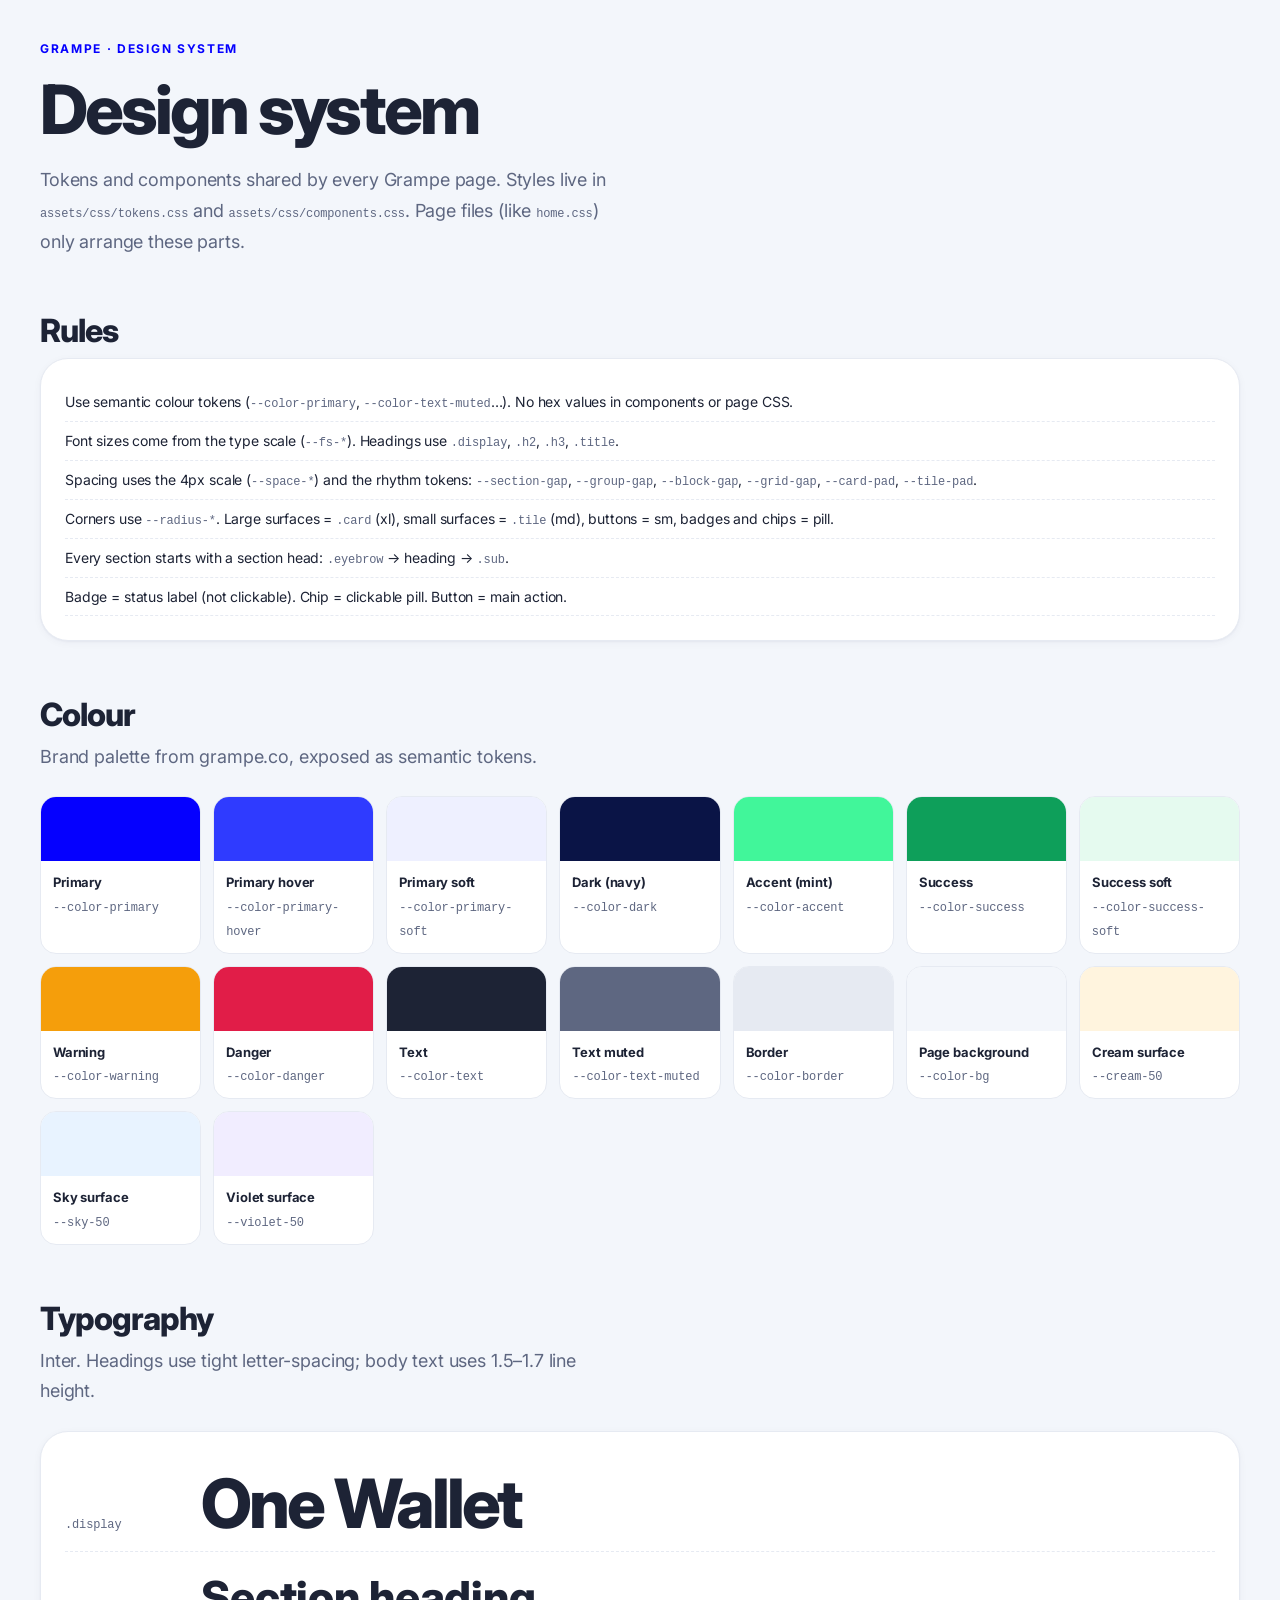
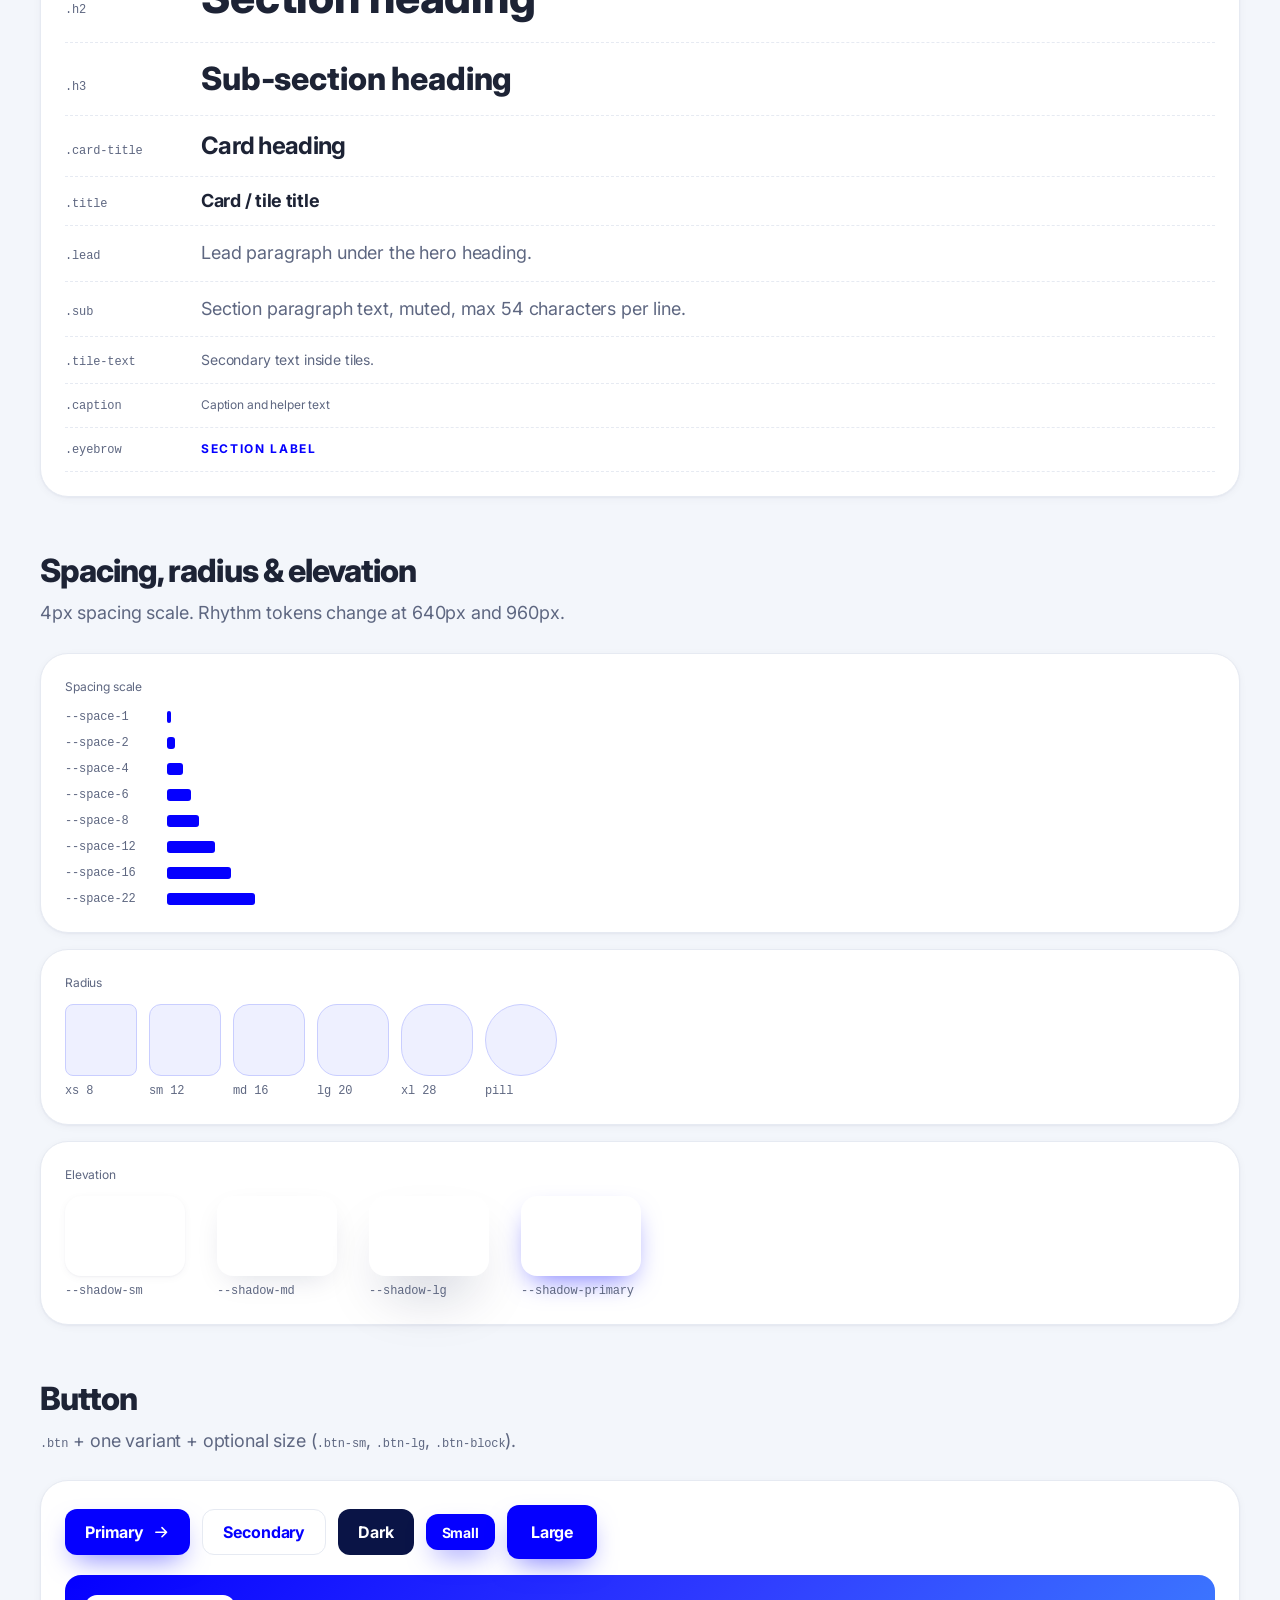
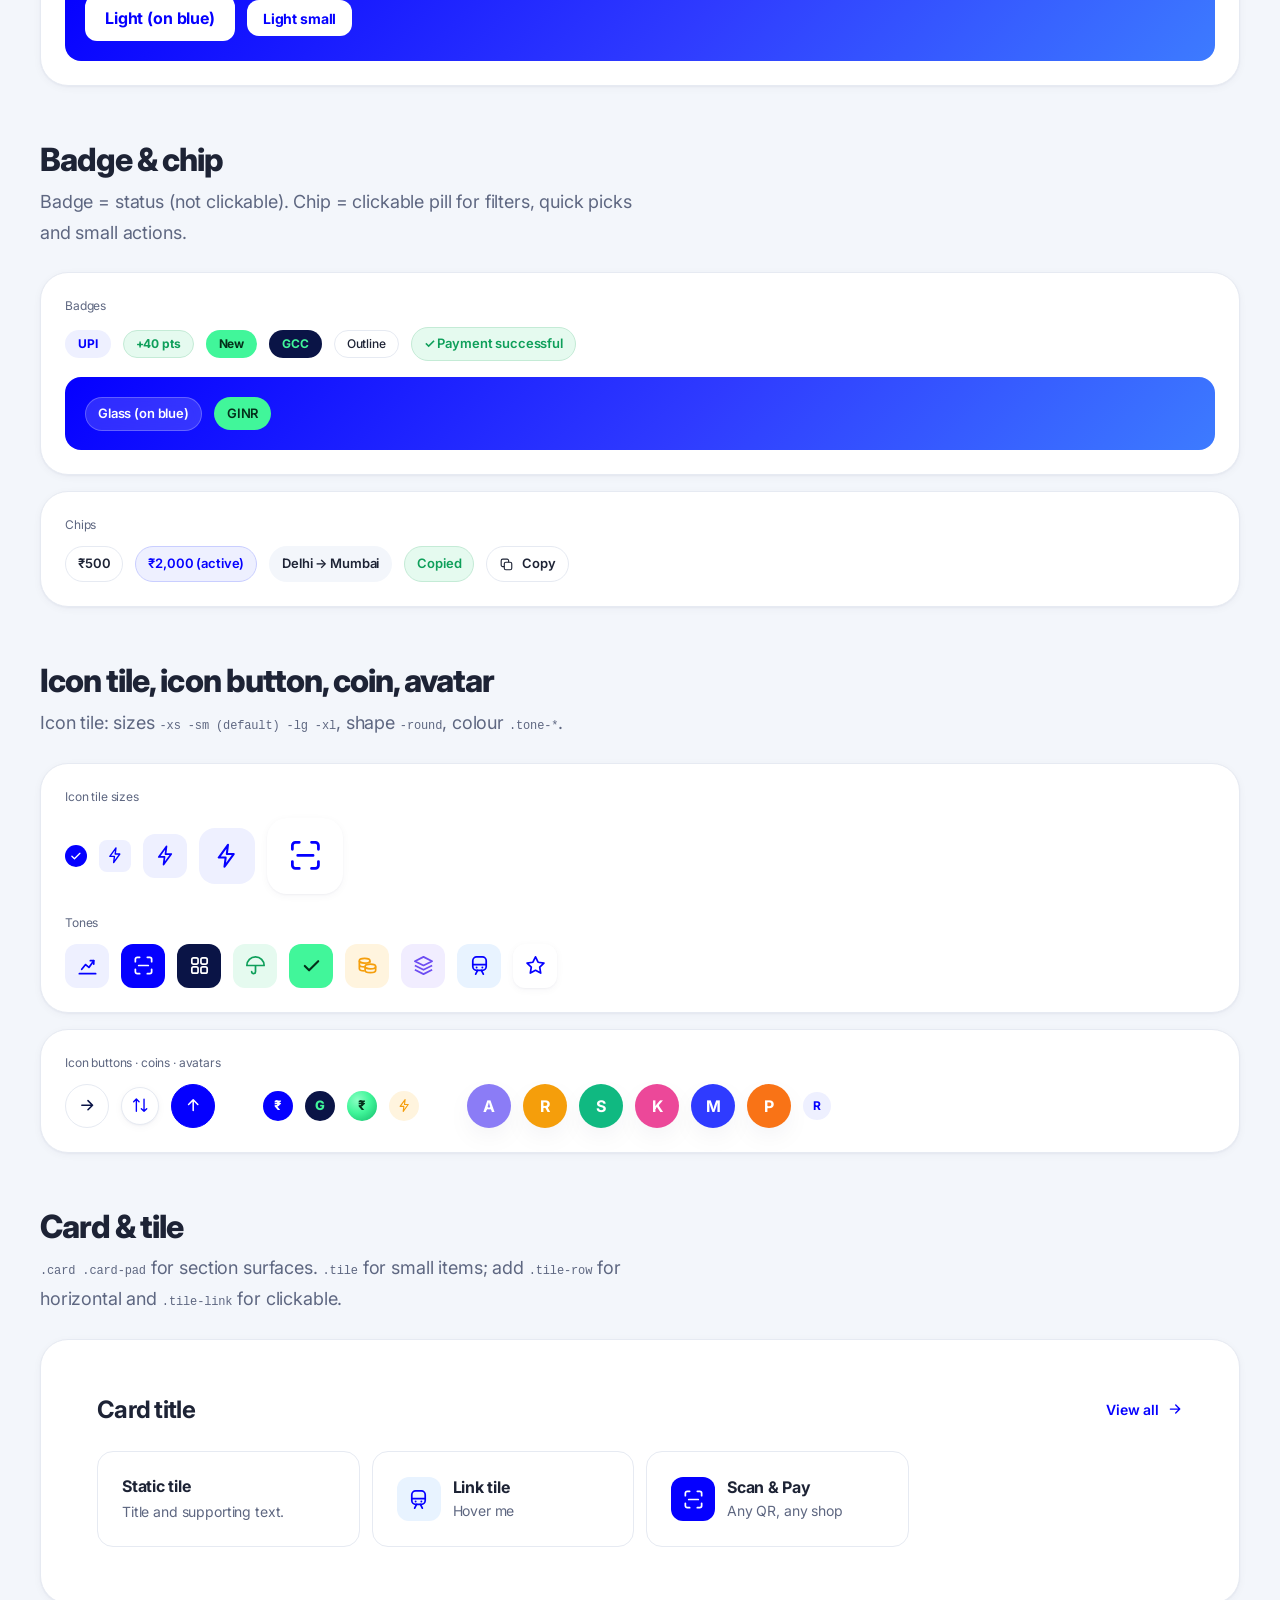
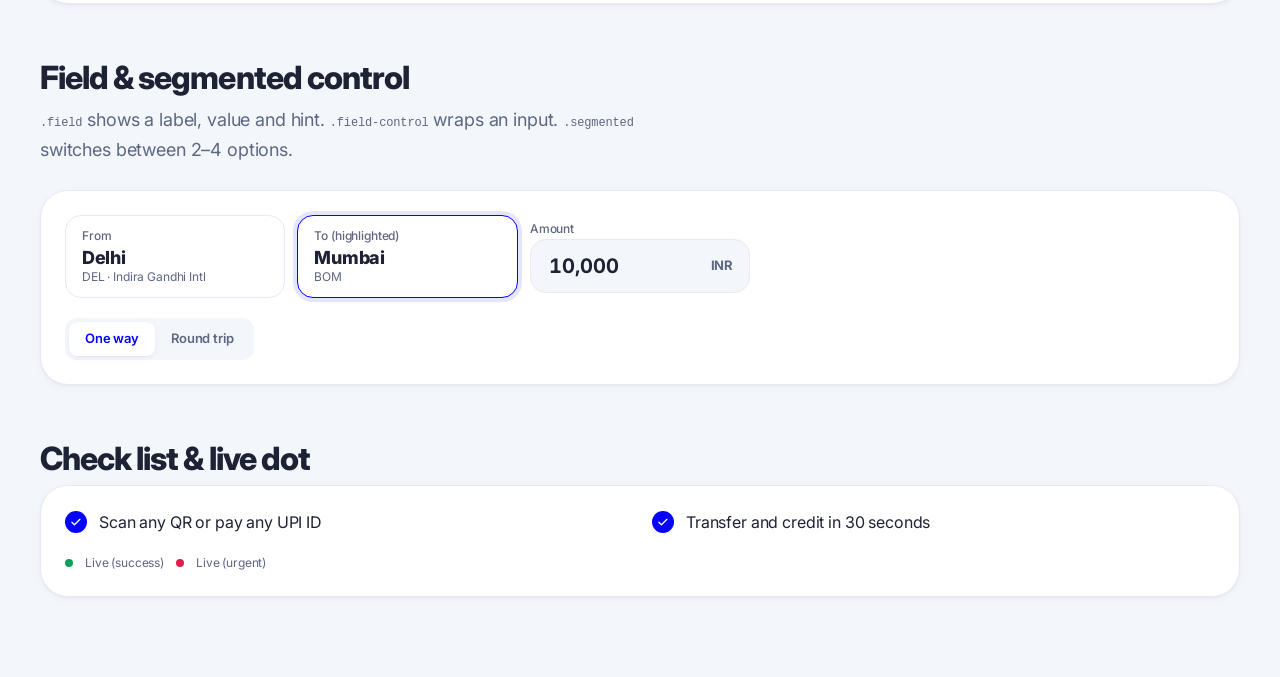
<file: design-system.html>
<!doctype html>
<html lang="en">
<head>
  <meta charset="utf-8">
  <meta name="viewport" content="width=device-width, initial-scale=1">
  <title>Grampe Design System</title>
  <meta name="robots" content="noindex">
  <link rel="icon" href="assets/img/favicon.png" type="image/png" sizes="48x48">
  <link rel="apple-touch-icon" href="assets/img/favicon.png">
  <link rel="preconnect" href="https://fonts.googleapis.com">
  <link rel="preconnect" href="https://fonts.gstatic.com" crossorigin>
  <link href="https://fonts.googleapis.com/css2?family=Inter:wght@400;500;600;700;800&display=swap" rel="stylesheet">
  <link rel="stylesheet" href="assets/css/tokens.css">
  <link rel="stylesheet" href="assets/css/components.css">
  <style>
    /* page-only layout for the reference sheet (uses tokens) */
    .ds { padding: var(--space-10) 0 var(--space-22); }
    .ds-section { margin-top: var(--space-14); }
    .ds-section > .h3 { margin-bottom: var(--space-2); }
    .ds-section > .sub { margin-bottom: var(--space-6); }
    .ds-row { display: flex; flex-wrap: wrap; align-items: center; gap: var(--space-3); }
    .ds-grid { display: grid; grid-template-columns: repeat(auto-fill, minmax(160px, 1fr)); gap: var(--space-3); }
    .ds-panel { padding: var(--space-6); }
    .ds-panel + .ds-panel { margin-top: var(--space-4); }
    .ds-label { display: block; margin-bottom: var(--space-3); }
    .swatch { overflow: hidden; border: 1px solid var(--color-border); border-radius: var(--radius-md); background: var(--color-surface); }
    .swatch i { display: block; height: 64px; }
    .swatch div { padding: var(--space-3); }
    .swatch b { display: block; font-size: var(--fs-sm); }
    .swatch code, .ds code { font-family: var(--font-mono); font-size: var(--fs-xs); color: var(--color-text-muted); }
    .type-row { display: grid; grid-template-columns: 120px 1fr; align-items: baseline; gap: var(--space-4); padding: var(--space-3) 0; border-bottom: 1px dashed var(--color-border); }
    .space-bar { height: 12px; border-radius: 3px; background: var(--color-primary); }
    .radius-box { width: 72px; height: 72px; background: var(--color-primary-soft); border: 1.5px solid var(--color-border-strong); }
    .shadow-box { width: 120px; height: 80px; border-radius: var(--radius-md); background: var(--color-surface); }
    .on-blue { padding: var(--space-5); border-radius: var(--radius-md); background: var(--grad-sky); }
    .rules li { padding: var(--space-2) 0; border-bottom: 1px dashed var(--color-border); font-size: var(--fs-md); }
  </style>
</head>
<body>
<main class="container ds">
  <div class="section-head">
    <p class="eyebrow">Grampe · Design system</p>
    <h1 class="display">Design system</h1>
    <p class="sub">Tokens and components shared by every Grampe page. Styles live in <code>assets/css/tokens.css</code> and <code>assets/css/components.css</code>. Page files (like <code>home.css</code>) only arrange these parts.</p>
  </div>

  <!-- RULES -->
  <section class="ds-section">
    <h2 class="h3">Rules</h2>
    <ul class="rules card ds-panel">
      <li>Use semantic colour tokens (<code>--color-primary</code>, <code>--color-text-muted</code>…). No hex values in components or page CSS.</li>
      <li>Font sizes come from the type scale (<code>--fs-*</code>). Headings use <code>.display</code>, <code>.h2</code>, <code>.h3</code>, <code>.title</code>.</li>
      <li>Spacing uses the 4px scale (<code>--space-*</code>) and the rhythm tokens: <code>--section-gap</code>, <code>--group-gap</code>, <code>--block-gap</code>, <code>--grid-gap</code>, <code>--card-pad</code>, <code>--tile-pad</code>.</li>
      <li>Corners use <code>--radius-*</code>. Large surfaces = <code>.card</code> (xl), small surfaces = <code>.tile</code> (md), buttons = sm, badges and chips = pill.</li>
      <li>Every section starts with a section head: <code>.eyebrow</code> → heading → <code>.sub</code>.</li>
      <li>Badge = status label (not clickable). Chip = clickable pill. Button = main action.</li>
    </ul>
  </section>

  <!-- COLOUR -->
  <section class="ds-section">
    <h2 class="h3">Colour</h2>
    <p class="sub">Brand palette from grampe.co, exposed as semantic tokens.</p>
    <div class="ds-grid">
      <div class="swatch"><i style="background:var(--color-primary)"></i><div><b>Primary</b><code>--color-primary</code></div></div>
      <div class="swatch"><i style="background:var(--color-primary-hover)"></i><div><b>Primary hover</b><code>--color-primary-hover</code></div></div>
      <div class="swatch"><i style="background:var(--color-primary-soft)"></i><div><b>Primary soft</b><code>--color-primary-soft</code></div></div>
      <div class="swatch"><i style="background:var(--color-dark)"></i><div><b>Dark (navy)</b><code>--color-dark</code></div></div>
      <div class="swatch"><i style="background:var(--color-accent)"></i><div><b>Accent (mint)</b><code>--color-accent</code></div></div>
      <div class="swatch"><i style="background:var(--color-success)"></i><div><b>Success</b><code>--color-success</code></div></div>
      <div class="swatch"><i style="background:var(--color-success-soft)"></i><div><b>Success soft</b><code>--color-success-soft</code></div></div>
      <div class="swatch"><i style="background:var(--color-warning)"></i><div><b>Warning</b><code>--color-warning</code></div></div>
      <div class="swatch"><i style="background:var(--color-danger)"></i><div><b>Danger</b><code>--color-danger</code></div></div>
      <div class="swatch"><i style="background:var(--color-text)"></i><div><b>Text</b><code>--color-text</code></div></div>
      <div class="swatch"><i style="background:var(--color-text-muted)"></i><div><b>Text muted</b><code>--color-text-muted</code></div></div>
      <div class="swatch"><i style="background:var(--color-border)"></i><div><b>Border</b><code>--color-border</code></div></div>
      <div class="swatch"><i style="background:var(--color-bg)"></i><div><b>Page background</b><code>--color-bg</code></div></div>
      <div class="swatch"><i style="background:var(--cream-50)"></i><div><b>Cream surface</b><code>--cream-50</code></div></div>
      <div class="swatch"><i style="background:var(--sky-50)"></i><div><b>Sky surface</b><code>--sky-50</code></div></div>
      <div class="swatch"><i style="background:var(--violet-50)"></i><div><b>Violet surface</b><code>--violet-50</code></div></div>
    </div>
  </section>

  <!-- TYPE -->
  <section class="ds-section">
    <h2 class="h3">Typography</h2>
    <p class="sub">Inter. Headings use tight letter-spacing; body text uses 1.5–1.7 line height.</p>
    <div class="card ds-panel">
      <div class="type-row"><code>.display</code><span class="display">One Wallet</span></div>
      <div class="type-row"><code>.h2</code><span class="h2">Section heading</span></div>
      <div class="type-row"><code>.h3</code><span class="h3">Sub-section heading</span></div>
      <div class="type-row"><code>.card-title</code><span class="card-title">Card heading</span></div>
      <div class="type-row"><code>.title</code><span class="title">Card / tile title</span></div>
      <div class="type-row"><code>.lead</code><span class="lead">Lead paragraph under the hero heading.</span></div>
      <div class="type-row"><code>.sub</code><span class="sub">Section paragraph text, muted, max 54 characters per line.</span></div>
      <div class="type-row"><code>.tile-text</code><span class="tile-text">Secondary text inside tiles.</span></div>
      <div class="type-row"><code>.caption</code><span class="caption">Caption and helper text</span></div>
      <div class="type-row"><code>.eyebrow</code><span class="eyebrow" style="margin:0">Section label</span></div>
    </div>
  </section>

  <!-- SPACING / RADIUS / SHADOW -->
  <section class="ds-section">
    <h2 class="h3">Spacing, radius &amp; elevation</h2>
    <p class="sub">4px spacing scale. Rhythm tokens change at 640px and 960px.</p>
    <div class="card ds-panel">
      <span class="caption ds-label">Spacing scale</span>
      <div style="display:grid;gap:var(--space-2)">
        <div class="ds-row"><code style="width:90px">--space-1</code><span class="space-bar" style="width:var(--space-1)"></span></div>
        <div class="ds-row"><code style="width:90px">--space-2</code><span class="space-bar" style="width:var(--space-2)"></span></div>
        <div class="ds-row"><code style="width:90px">--space-4</code><span class="space-bar" style="width:var(--space-4)"></span></div>
        <div class="ds-row"><code style="width:90px">--space-6</code><span class="space-bar" style="width:var(--space-6)"></span></div>
        <div class="ds-row"><code style="width:90px">--space-8</code><span class="space-bar" style="width:var(--space-8)"></span></div>
        <div class="ds-row"><code style="width:90px">--space-12</code><span class="space-bar" style="width:var(--space-12)"></span></div>
        <div class="ds-row"><code style="width:90px">--space-16</code><span class="space-bar" style="width:var(--space-16)"></span></div>
        <div class="ds-row"><code style="width:90px">--space-22</code><span class="space-bar" style="width:var(--space-22)"></span></div>
      </div>
    </div>
    <div class="card ds-panel">
      <span class="caption ds-label">Radius</span>
      <div class="ds-row">
        <div><div class="radius-box" style="border-radius:var(--radius-xs)"></div><code>xs 8</code></div>
        <div><div class="radius-box" style="border-radius:var(--radius-sm)"></div><code>sm 12</code></div>
        <div><div class="radius-box" style="border-radius:var(--radius-md)"></div><code>md 16</code></div>
        <div><div class="radius-box" style="border-radius:var(--radius-lg)"></div><code>lg 20</code></div>
        <div><div class="radius-box" style="border-radius:var(--radius-xl)"></div><code>xl 28</code></div>
        <div><div class="radius-box" style="border-radius:var(--radius-pill)"></div><code>pill</code></div>
      </div>
    </div>
    <div class="card ds-panel">
      <span class="caption ds-label">Elevation</span>
      <div class="ds-row" style="gap:var(--space-8)">
        <div><div class="shadow-box" style="box-shadow:var(--shadow-sm)"></div><code>--shadow-sm</code></div>
        <div><div class="shadow-box" style="box-shadow:var(--shadow-md)"></div><code>--shadow-md</code></div>
        <div><div class="shadow-box" style="box-shadow:var(--shadow-lg)"></div><code>--shadow-lg</code></div>
        <div><div class="shadow-box" style="box-shadow:var(--shadow-primary)"></div><code>--shadow-primary</code></div>
      </div>
    </div>
  </section>

  <!-- BUTTONS -->
  <section class="ds-section">
    <h2 class="h3">Button</h2>
    <p class="sub"><code>.btn</code> + one variant + optional size (<code>.btn-sm</code>, <code>.btn-lg</code>, <code>.btn-block</code>).</p>
    <div class="card ds-panel">
      <div class="ds-row">
        <a class="btn btn-primary" href="#">Primary <svg class="ico"><use href="assets/img/icons.svg#i-arrow"/></svg></a>
        <a class="btn btn-secondary" href="#">Secondary</a>
        <a class="btn btn-dark" href="#">Dark</a>
        <a class="btn btn-primary btn-sm" href="#">Small</a>
        <a class="btn btn-primary btn-lg" href="#">Large</a>
      </div>
      <div class="on-blue ds-row" style="margin-top:var(--space-4)"><a class="btn btn-light" href="#">Light (on blue)</a><a class="btn btn-light btn-sm" href="#">Light small</a></div>
    </div>
  </section>

  <!-- BADGES / CHIPS -->
  <section class="ds-section">
    <h2 class="h3">Badge &amp; chip</h2>
    <p class="sub">Badge = status (not clickable). Chip = clickable pill for filters, quick picks and small actions.</p>
    <div class="card ds-panel">
      <span class="caption ds-label">Badges</span>
      <div class="ds-row">
        <span class="badge badge-primary">UPI</span><span class="badge badge-success">+40 pts</span><span class="badge badge-accent">New</span>
        <span class="badge badge-dark">GCC</span><span class="badge badge-outline">Outline</span><span class="badge badge-lg badge-success">✓ Payment successful</span>
      </div>
      <div class="on-blue ds-row" style="margin-top:var(--space-4)"><span class="badge badge-lg badge-glass">Glass (on blue)</span><span class="badge badge-lg badge-accent">GINR</span></div>
    </div>
    <div class="card ds-panel">
      <span class="caption ds-label">Chips</span>
      <div class="ds-row">
        <button class="chip">₹500</button><button class="chip is-active">₹2,000 (active)</button><button class="chip chip-soft">Delhi → Mumbai</button>
        <button class="chip is-success">Copied</button><button class="chip"><svg class="ico"><use href="assets/img/icons.svg#i-copy"/></svg>Copy</button>
      </div>
    </div>
  </section>

  <!-- ICON TILE / ICON BUTTON / COIN / AVATAR -->
  <section class="ds-section">
    <h2 class="h3">Icon tile, icon button, coin, avatar</h2>
    <p class="sub">Icon tile: sizes <code>-xs -sm (default) -lg -xl</code>, shape <code>-round</code>, colour <code>.tone-*</code>.</p>
    <div class="card ds-panel">
      <span class="caption ds-label">Icon tile sizes</span>
      <div class="ds-row">
        <span class="icon-tile icon-tile-xs tone-solid"><svg class="ico"><use href="assets/img/icons.svg#i-check"/></svg></span>
        <span class="icon-tile icon-tile-sm tone-primary"><svg class="ico"><use href="assets/img/icons.svg#i-bolt"/></svg></span>
        <span class="icon-tile tone-primary"><svg class="ico"><use href="assets/img/icons.svg#i-bolt"/></svg></span>
        <span class="icon-tile icon-tile-lg tone-primary"><svg class="ico"><use href="assets/img/icons.svg#i-bolt"/></svg></span>
        <span class="icon-tile icon-tile-xl tone-white"><svg class="ico"><use href="assets/img/icons.svg#i-scan"/></svg></span>
      </div>
      <span class="caption ds-label" style="margin-top:var(--space-5)">Tones</span>
      <div class="ds-row">
        <span class="icon-tile tone-primary"><svg class="ico"><use href="assets/img/icons.svg#i-chart"/></svg></span>
        <span class="icon-tile tone-solid"><svg class="ico"><use href="assets/img/icons.svg#i-scan"/></svg></span>
        <span class="icon-tile tone-dark"><svg class="ico"><use href="assets/img/icons.svg#i-grid"/></svg></span>
        <span class="icon-tile tone-success"><svg class="ico"><use href="assets/img/icons.svg#i-umbrella"/></svg></span>
        <span class="icon-tile tone-accent"><svg class="ico"><use href="assets/img/icons.svg#i-check"/></svg></span>
        <span class="icon-tile tone-warning"><svg class="ico"><use href="assets/img/icons.svg#i-coins"/></svg></span>
        <span class="icon-tile tone-violet"><svg class="ico"><use href="assets/img/icons.svg#i-layers"/></svg></span>
        <span class="icon-tile tone-sky"><svg class="ico"><use href="assets/img/icons.svg#i-metro"/></svg></span>
        <span class="icon-tile tone-white"><svg class="ico"><use href="assets/img/icons.svg#i-star"/></svg></span>
      </div>
    </div>
    <div class="card ds-panel">
      <span class="caption ds-label">Icon buttons · coins · avatars</span>
      <div class="ds-row">
        <button class="icon-btn" aria-label="Next"><svg class="ico"><use href="assets/img/icons.svg#i-arrow"/></svg></button>
        <button class="icon-btn icon-btn-sm" aria-label="Swap"><svg class="ico"><use href="assets/img/icons.svg#i-swap"/></svg></button>
        <button class="icon-btn icon-btn-primary" aria-label="Up"><svg class="ico"><use href="assets/img/icons.svg#i-up"/></svg></button>
        <span style="width:var(--space-6)"></span>
        <span class="coin coin-upi">₹</span><span class="coin coin-gcc">G</span><span class="coin coin-ginr">₹</span><span class="coin coin-bill"><svg class="ico"><use href="assets/img/icons.svg#i-bolt"/></svg></span>
        <span style="width:var(--space-6)"></span>
        <span class="avatar avatar-1">A</span><span class="avatar avatar-2">R</span><span class="avatar avatar-3">S</span><span class="avatar avatar-4">K</span><span class="avatar avatar-5">M</span><span class="avatar avatar-6">P</span><span class="avatar avatar-sm avatar-soft">R</span>
      </div>
    </div>
  </section>

  <!-- CARD / TILE -->
  <section class="ds-section">
    <h2 class="h3">Card &amp; tile</h2>
    <p class="sub"><code>.card .card-pad</code> for section surfaces. <code>.tile</code> for small items; add <code>.tile-row</code> for horizontal and <code>.tile-link</code> for clickable.</p>
    <div class="card card-pad">
      <div class="card-head"><h3 class="card-title">Card title</h3><a class="link" href="#">View all <svg class="ico"><use href="assets/img/icons.svg#i-arrow"/></svg></a></div>
      <div class="ds-grid" style="grid-template-columns:repeat(auto-fill,minmax(220px,1fr))">
        <div class="tile"><b class="tile-title">Static tile</b><span class="tile-text">Title and supporting text.</span></div>
        <a class="tile tile-row tile-link" href="#"><span class="icon-tile tone-sky"><svg class="ico"><use href="assets/img/icons.svg#i-metro"/></svg></span><span><b class="tile-title">Link tile</b><small class="tile-text">Hover me</small></span></a>
        <a class="tile tile-row tile-link" href="#"><span class="icon-tile tone-solid"><svg class="ico"><use href="assets/img/icons.svg#i-scan"/></svg></span><span><b class="tile-title">Scan &amp; Pay</b><small class="tile-text">Any QR, any shop</small></span></a>
      </div>
    </div>
  </section>

  <!-- FORM CONTROLS -->
  <section class="ds-section">
    <h2 class="h3">Field &amp; segmented control</h2>
    <p class="sub"><code>.field</code> shows a label, value and hint. <code>.field-control</code> wraps an input. <code>.segmented</code> switches between 2–4 options.</p>
    <div class="card ds-panel">
      <div class="ds-grid" style="grid-template-columns:repeat(auto-fill,minmax(220px,1fr))">
        <div class="field"><small class="field-label">From</small><b class="field-value">Delhi</b><span class="field-hint">DEL · Indira Gandhi Intl</span></div>
        <div class="field is-flash"><small class="field-label">To (highlighted)</small><b class="field-value">Mumbai</b><span class="field-hint">BOM</span></div>
        <label><span class="field-label">Amount</span><span class="field field-control"><input type="text" value="10,000" aria-label="Amount"><b>INR</b></span></label>
      </div>
      <div class="ds-row" style="margin-top:var(--space-5)">
        <div class="segmented" role="radiogroup" aria-label="Example"><button type="button" role="radio" aria-checked="true">One way</button><button type="button" role="radio" aria-checked="false">Round trip</button></div>
      </div>
    </div>
  </section>

  <!-- LISTS -->
  <section class="ds-section">
    <h2 class="h3">Check list &amp; live dot</h2>
    <div class="card ds-panel">
      <ul class="check-list check-list-2">
        <li><span class="icon-tile icon-tile-xs tone-solid"><svg class="ico"><use href="assets/img/icons.svg#i-check"/></svg></span>Scan any QR or pay any UPI ID</li>
        <li><span class="icon-tile icon-tile-xs tone-solid"><svg class="ico"><use href="assets/img/icons.svg#i-check"/></svg></span>Transfer and credit in 30 seconds</li>
      </ul>
      <div class="ds-row" style="margin-top:var(--space-5)"><span class="live-dot"></span><span class="caption">Live (success)</span><span class="live-dot live-dot-danger"></span><span class="caption">Live (urgent)</span></div>
    </div>
  </section>
</main>
</body>
</html>
</file>
<file: assets/css/tokens.css>
/* ==========================================================
   GRAMPE DESIGN SYSTEM — TOKENS
   Every colour, size, radius, shadow and timing used on the
   site comes from here. Components and pages must not use raw
   hex values or one-off pixel sizes.
   Brand palette is taken from the live grampe.co.
   ========================================================== */
:root {
  /* ---------- Colour: brand palette ---------- */
  --blue-700: #0400CC;
  --blue-600: #0500FF;   /* brand primary */
  --blue-500: #2F3BFF;
  --blue-400: #3D7BFF;
  --blue-200: #C9CEFF;
  --blue-100: #DDE1FF;
  --blue-50:  #EEF0FF;

  --navy-900: #0A1446;   /* brand dark */
  --navy-800: #141F5C;
  --navy-300: #A9B1D6;   /* text on navy */

  --mint-400: #41F69A;   /* brand accent */
  --mint-300: #8BFFC4;
  --mint-200: #C4EBD6;
  --mint-50:  #E5FAEF;
  --green-600: #0E9F5A;
  --green-500: #12B868;
  --green-900: #04301A;  /* text on mint */

  --sky-200: #D3E6FF;
  --sky-50:  #E8F3FF;
  --cream-50: #FFF4DE;
  --amber-500: #F59E0B;
  --amber-700: #B45309;
  --violet-600: #6D4DF2;
  --violet-50:  #F1EDFF;
  --rose-600: #E11D48;
  --telegram: #229ED9;

  --gray-900: #1D2335;
  --gray-600: #5E6781;
  --gray-200: #E6EAF2;
  --gray-50:  #F3F6FB;
  --white: #FFFFFF;

  /* avatar palette (people in illustrations) */
  --avatar-1: #8B7CF6; --avatar-2: #F59E0B; --avatar-3: #10B981;
  --avatar-4: #EC4899; --avatar-5: #2F3BFF; --avatar-6: #F97316;

  /* asset marks (dashboard) */
  --asset-eth: #627EEA; --asset-bnb: #F3BA2F; --asset-ton: #0098EA;
  --asset-usdt: #26A17B; --asset-xlm: #14181F; --asset-shop: #7B4DFF;
  --gold-300: #F6D58A; --gold-600: #C9963A;   /* card chip */

  /* ---------- Colour: semantic (use these in components) ---------- */
  --color-bg: var(--gray-50);
  --color-surface: var(--white);
  --color-surface-hover: #FAFBFF;
  --color-text: var(--gray-900);
  --color-text-muted: var(--gray-600);
  --color-text-on-dark: var(--white);
  --color-text-on-dark-muted: var(--navy-300);
  --color-border: var(--gray-200);
  --color-border-strong: var(--blue-200);
  --color-border-on-dark: rgba(255, 255, 255, .12);

  --color-primary: var(--blue-600);
  --color-primary-hover: var(--blue-500);
  --color-primary-soft: var(--blue-50);
  --color-dark: var(--navy-900);
  --color-dark-hover: var(--navy-800);
  --color-accent: var(--mint-400);
  --color-on-accent: var(--green-900);
  --color-success: var(--green-600);
  --color-success-soft: var(--mint-50);
  --color-warning: var(--amber-500);
  --color-danger: var(--rose-600);

  --glass-bg: rgba(255, 255, 255, .16);
  --glass-border: rgba(255, 255, 255, .24);
  --overlay-photo: linear-gradient(180deg, transparent 45%, rgba(10, 20, 70, .82));

  /* ---------- Gradients ---------- */
  --grad-primary: linear-gradient(135deg, var(--blue-600), var(--blue-500));
  --grad-banner: linear-gradient(120deg, #E6E9FF 0%, var(--sky-50) 50%, #DDFBEA 100%);
  --grad-sky: linear-gradient(135deg, var(--blue-600) 0%, var(--blue-500) 55%, var(--blue-400) 100%);
  --grad-coin: radial-gradient(circle at 35% 30%, var(--mint-300), var(--mint-400) 45%, var(--green-500));
  --grad-brand-line: linear-gradient(90deg, var(--blue-600), var(--mint-400));

  /* ---------- Typography ---------- */
  --font-sans: "Inter", system-ui, -apple-system, "Segoe UI", sans-serif;
  --font-mono: ui-monospace, "SFMono-Regular", Consolas, monospace;

  --fs-2xs: 11px;   /* tags inside illustrations */
  --fs-xs: 12px;    /* overline, captions, badges */
  --fs-sm: 13px;    /* small UI text, chips */
  --fs-md: 14px;    /* secondary text in cards */
  --fs-base: 16px;  /* body */
  --fs-lg: 18px;    /* lead, card titles */
  --fs-xl: 20px;    /* tile titles */
  --fs-2xl: 24px;   /* card headings, numbers */
  --fs-3xl: 32px;   /* amounts */
  --fs-4xl: 44px;   /* big numbers */
  --fs-h3: clamp(24px, 4.2vw, 32px);   /* sub-section headings */
  --fs-h2: clamp(28px, 5vw, 44px);     /* section headings */
  --fs-h1: clamp(36px, 10.5vw, 68px);  /* page hero */

  --fw-regular: 400;
  --fw-medium: 500;
  --fw-semibold: 600;
  --fw-bold: 700;
  --fw-heavy: 800;

  --lh-tight: 1.05;
  --lh-heading: 1.15;
  --lh-snug: 1.3;
  --lh-normal: 1.5;
  --lh-relaxed: 1.7;

  --ls-display: -0.045em;
  --ls-heading: -0.03em;
  --ls-title: -0.015em;
  --ls-body: -0.009em;
  --ls-overline: 0.14em;

  /* ---------- Spacing (4px base) ---------- */
  --space-1: 4px;
  --space-2: 8px;
  --space-3: 12px;
  --space-4: 16px;
  --space-5: 20px;
  --space-6: 24px;
  --space-7: 28px;
  --space-8: 32px;
  --space-10: 40px;
  --space-12: 48px;
  --space-14: 56px;
  --space-16: 64px;
  --space-22: 88px;

  /* layout rhythm (responsive, see breakpoints below) */
  --gutter: var(--space-4);
  --container: 1200px;
  --section-gap: var(--space-12);   /* between sections */
  --group-gap: var(--space-10);     /* between groups inside a section */
  --block-gap: var(--space-4);      /* between related blocks */
  --grid-gap: var(--space-3);       /* between cards in a grid */
  --card-pad: var(--space-6) var(--space-5);  /* large cards */
  --tile-pad: var(--space-4);       /* small cards */
  --header-h: 64px;
  --tap: 44px;                      /* minimum touch target */

  /* ---------- Radius ---------- */
  --radius-xs: 8px;
  --radius-sm: 12px;
  --radius-md: 16px;
  --radius-lg: 20px;
  --radius-xl: 28px;
  --radius-device: 40px;
  --radius-pill: 999px;

  /* ---------- Size ---------- */
  --control-sm: 36px;
  --control-md: 46px;
  --control-lg: 54px;
  --icon-tile-sm: 32px;
  --icon-tile-md: 44px;
  --icon-tile-lg: 56px;
  --icon-tile-xl: 76px;

  /* ---------- Elevation ---------- */
  --shadow-sm: 0 1px 2px rgba(10, 20, 70, .04), 0 2px 8px rgba(10, 20, 70, .04);
  --shadow-md: 0 10px 30px -10px rgba(10, 20, 70, .15);
  --shadow-lg: 0 30px 60px -20px rgba(10, 20, 70, .28);
  --shadow-primary: 0 12px 28px -10px rgba(5, 0, 255, .55);
  --shadow-success: 0 12px 24px -8px rgba(14, 159, 90, .6);
  --ring-primary: 0 0 0 4px rgba(5, 0, 255, .10);
  --ring-focus: 0 0 0 3px var(--color-primary);

  /* ---------- shadcn/ui effect scale (used by dashboard/ui.css) ---------- */
  --ui-radius: 10px;                 /* shadcn --radius: 0.625rem */
  --ui-radius-sm: 6px;               /* calc(--radius - 4px) */
  --ui-radius-md: 8px;               /* calc(--radius - 2px) */
  --ui-radius-xl: 14px;              /* calc(--radius + 4px) */
  --ui-shadow-xs: 0 1px 2px 0 rgba(0, 0, 0, .05);
  --ui-shadow-sm: 0 1px 3px 0 rgba(0, 0, 0, .1), 0 1px 2px -1px rgba(0, 0, 0, .1);
  --ui-shadow-md: 0 4px 6px -1px rgba(0, 0, 0, .1), 0 2px 4px -2px rgba(0, 0, 0, .1);
  --ui-shadow-lg: 0 10px 15px -3px rgba(0, 0, 0, .1), 0 4px 6px -4px rgba(0, 0, 0, .1);
  --ui-ring: 0 0 0 3px rgba(5, 0, 255, .18);   /* focus-visible ring, brand blue */
  --ui-h-sm: 32px; --ui-h: 36px; --ui-h-lg: 40px;   /* h-8 / h-9 / h-10 */

  /* ---------- Motion ---------- */
  --ease: cubic-bezier(.2, .8, .2, 1);
  --spring: cubic-bezier(.34, 1.56, .64, 1);
  --dur-fast: .2s;
  --dur: .35s;
  --dur-slow: .7s;

  /* ---------- Layers ---------- */
  --z-raised: 2;
  --z-overlay: 5;
  --z-sticky: 50;
  --z-progress: 60;
  --z-skip: 100;
}

@media (min-width: 640px) {
  :root {
    --gutter: var(--space-6);
    --section-gap: 72px;
    --group-gap: var(--space-14);
    --block-gap: var(--space-5);
    --grid-gap: var(--space-4);
    --card-pad: var(--space-10) 36px;
    --tile-pad: var(--space-5);
  }
}

@media (min-width: 960px) {
  :root {
    --header-h: 72px;
    --section-gap: var(--space-22);
    --group-gap: var(--space-16);
    --block-gap: var(--space-6);
    --grid-gap: var(--space-5);
    --card-pad: var(--space-14);
    --tile-pad: var(--space-6);
  }
}
</file>
<file: assets/css/components.css>
/* ==========================================================
   GRAMPE DESIGN SYSTEM — BASE + COMPONENTS
   Shared by every page. Uses tokens only (tokens.css).
   Components:
     Typography · Section head · Button · Badge · Chip · Link
     Icon tile · Coin · Avatar · Card · Tile · Field
     Segmented control · Check list · Live dot
     Site chrome: header, nav, footer, progress, back-to-top
     Motion utilities: reveal, stagger, anim-up, ripple
   ========================================================== */

/* ---------- Base ---------- */
*, *::before, *::after { box-sizing: border-box; }
html { scroll-behavior: smooth; -webkit-text-size-adjust: 100%; }
body {
  margin: 0; font-family: var(--font-sans); font-size: var(--fs-base); line-height: var(--lh-normal);
  letter-spacing: var(--ls-body); color: var(--color-text); background: var(--color-bg);
  -webkit-font-smoothing: antialiased; overflow-x: hidden;
}
img, svg { display: block; max-width: 100%; }
a { color: inherit; text-decoration: none; }
button { font: inherit; color: inherit; letter-spacing: inherit; cursor: pointer; border: 0; background: none; }
h1, h2, h3, h4 { margin: 0; line-height: var(--lh-heading); letter-spacing: var(--ls-heading); color: var(--color-text); }
p { margin: 0; }
ul, ol { margin: 0; padding: 0; list-style: none; }
:focus-visible { outline: 3px solid var(--color-primary); outline-offset: 3px; border-radius: var(--radius-xs); }
section[id] { scroll-margin-top: 84px; }

.ico { width: 1.15em; height: 1.15em; flex: none; }
.flip { transform: scaleX(-1); }
.container { width: 100%; max-width: var(--container); margin: 0 auto; padding: 0 var(--gutter); }
main > section + section { margin-top: var(--section-gap); }
.skip { position: absolute; left: -999px; top: var(--space-2); z-index: var(--z-skip); background: var(--color-primary); color: var(--white); padding: var(--space-2) var(--space-4); border-radius: var(--radius-xs); }
.skip:focus { left: var(--space-2); }
.text-primary { color: var(--color-primary); }
.text-success { color: var(--color-success); }
.text-danger { color: var(--color-danger); }
.mono { font-family: var(--font-mono); letter-spacing: 0; }

/* ---------- Typography ---------- */
.display { font-size: var(--fs-h1); font-weight: var(--fw-heavy); letter-spacing: var(--ls-display); line-height: var(--lh-tight); }
.h2 { font-size: var(--fs-h2); font-weight: var(--fw-heavy); }
.h3 { font-size: var(--fs-h3); font-weight: var(--fw-heavy); }
.title { font-size: var(--fs-lg); font-weight: var(--fw-bold); line-height: var(--lh-snug); letter-spacing: var(--ls-title); }
.title-lg { font-size: var(--fs-xl); }
.lead { font-size: var(--fs-lg); line-height: var(--lh-relaxed); color: var(--color-text-muted); }
.sub { font-size: var(--fs-base); line-height: var(--lh-relaxed); color: var(--color-text-muted); max-width: 54ch; }
.body-sm { font-size: var(--fs-md); line-height: var(--lh-normal); color: var(--color-text-muted); }
.caption { font-size: var(--fs-xs); line-height: var(--lh-normal); color: var(--color-text-muted); }
.fine-print { font-size: var(--fs-sm); color: var(--color-text-muted); margin-top: var(--block-gap); }
.eyebrow {
  display: flex; align-items: center; gap: var(--space-2);
  font-size: var(--fs-xs); font-weight: var(--fw-bold); letter-spacing: var(--ls-overline); text-transform: uppercase;
  color: var(--color-primary); margin-bottom: var(--space-4);
}
.eyebrow-on-dark { color: var(--color-accent); }
@media (min-width: 960px) { .sub { font-size: var(--fs-lg); } }

/* ---------- Section head (eyebrow + heading + sub) ---------- */
.section-head > .sub, .section-head > .lead { margin-top: var(--space-4); }
.section-head-row { display: flex; align-items: flex-end; justify-content: space-between; gap: var(--space-4); margin: var(--group-gap) 0 var(--block-gap); }
.section-head-split { display: flex; flex-direction: column; gap: var(--space-3); margin-bottom: var(--block-gap); }
.section-head-split .sub { margin-top: 0; }
@media (min-width: 640px) {
  .section-head-split { flex-direction: row; align-items: flex-end; justify-content: space-between; gap: var(--space-10); }
  .section-head-split .sub { max-width: 380px; }
}
@media (min-width: 960px) { .section-head > .sub { margin-top: var(--space-5); } }

/* ---------- Button ---------- */
.btn {
  position: relative; overflow: hidden; isolation: isolate;
  display: inline-flex; align-items: center; justify-content: center; gap: var(--space-2);
  min-height: var(--control-md); padding: 0 var(--space-5); border-radius: var(--radius-sm);
  font-size: var(--fs-base); font-weight: var(--fw-bold); white-space: nowrap;
  transition: transform var(--dur) var(--ease), box-shadow var(--dur) var(--ease), background var(--dur-fast), border-color var(--dur-fast);
}
.btn .ico { transition: transform var(--dur) var(--ease); }
.btn:hover .ico:last-child { transform: translateX(4px); }
.btn:active { transform: scale(.97); }
.btn-sm { min-height: var(--control-sm); padding: 0 var(--space-4); font-size: var(--fs-md); }
.btn-lg { min-height: var(--control-lg); padding: 0 var(--space-6); }
.btn-block { width: 100%; }
.btn-primary { background: var(--color-primary); color: var(--white); box-shadow: var(--shadow-primary); }
.btn-primary:hover { background: var(--color-primary-hover); }
.btn-secondary { background: var(--color-surface); color: var(--color-primary); border: 1.5px solid var(--color-border); }
.btn-secondary:hover { border-color: var(--color-primary); }
.btn-dark { background: var(--color-dark); color: var(--white); }
.btn-dark:hover { background: var(--color-dark-hover); }
.btn-light { background: var(--white); color: var(--color-primary); }
.ripple { position: absolute; border-radius: 50%; transform: scale(0); background: currentColor; opacity: .25; pointer-events: none; animation: ripple .6s var(--ease) forwards; z-index: -1; }
@keyframes ripple { to { transform: scale(1); opacity: 0; } }

/* ---------- Badge (status label, not clickable) ---------- */
.badge {
  display: inline-flex; align-items: center; gap: var(--space-1);
  padding: var(--space-1) var(--space-3); border-radius: var(--radius-pill); border: 1px solid transparent;
  font-size: var(--fs-xs); font-weight: var(--fw-bold); line-height: var(--lh-normal); white-space: nowrap;
  transition: background var(--dur), color var(--dur);
}
.badge-sm { padding: 1px var(--space-2); font-size: var(--fs-2xs); }
.badge-lg { padding: 6px var(--space-3); font-size: var(--fs-sm); font-weight: var(--fw-semibold); }
.badge-primary { background: var(--color-primary-soft); color: var(--color-primary); }
.badge-success { background: var(--color-success-soft); color: var(--color-success); border-color: var(--mint-200); }
.badge-accent  { background: var(--color-accent); color: var(--color-on-accent); }
.badge-dark    { background: var(--color-dark); color: var(--color-accent); }
.badge-glass   { background: var(--glass-bg); color: var(--white); border-color: var(--glass-border); backdrop-filter: blur(6px); }
.badge-outline { background: var(--color-surface); color: var(--color-text); border-color: var(--color-border); font-weight: var(--fw-medium); }

/* ---------- Chip (clickable pill) ---------- */
.chip {
  display: inline-flex; align-items: center; gap: var(--space-2); flex: none;
  min-height: var(--control-sm); padding: 0 var(--space-3); border-radius: var(--radius-pill);
  border: 1px solid var(--color-border); background: var(--color-surface);
  font-size: var(--fs-sm); font-weight: var(--fw-semibold); color: var(--color-text);
  transition: background var(--dur-fast), border-color var(--dur-fast), color var(--dur-fast), transform var(--dur-fast) var(--ease);
}
.chip:hover, .chip.is-active { background: var(--color-primary-soft); border-color: var(--color-border-strong); color: var(--color-primary); }
.chip:hover { transform: translateY(-2px); }
.chip-soft { background: var(--color-bg); border-color: transparent; }
.chip.is-success { background: var(--color-success-soft); border-color: var(--mint-200); color: var(--color-success); }

/* ---------- Icon button (round, icon only) ---------- */
.icon-btn {
  width: 44px; height: 44px; flex: none; border-radius: 50%; display: grid; place-items: center;
  background: var(--color-surface); border: 1px solid var(--color-border); color: var(--color-dark);
  transition: background var(--dur-fast), color var(--dur-fast), border-color var(--dur-fast), transform var(--dur) var(--spring);
}
.icon-btn:hover { background: var(--color-primary); border-color: var(--color-primary); color: var(--white); }
.icon-btn:active { transform: scale(.92); }
.icon-btn-sm { width: 38px; height: 38px; color: var(--color-primary); box-shadow: var(--shadow-sm); }
.icon-btn-primary { background: var(--color-primary); border-color: var(--color-primary); color: var(--white); }
.icon-btn-glass { background: var(--color-border-on-dark); border-color: transparent; color: var(--white); }

/* ---------- Link ---------- */
.link { display: inline-flex; align-items: center; gap: var(--space-2); color: var(--color-primary); font-weight: var(--fw-semibold); font-size: var(--fs-md); }
.link .ico { transition: transform var(--dur) var(--ease); }
.link:hover .ico, a:hover > .link .ico { transform: translateX(4px); }

/* ---------- Icon tile ---------- */
.icon-tile {
  width: var(--icon-tile-md); height: var(--icon-tile-md); flex: none; border-radius: var(--radius-sm);
  display: grid; place-items: center; font-size: var(--fs-xl); font-style: normal; font-weight: var(--fw-heavy);
  transition: transform var(--dur) var(--spring), background var(--dur), color var(--dur), box-shadow var(--dur);
}
.icon-tile-xs { width: 22px; height: 22px; font-size: var(--fs-xs); border-radius: var(--radius-pill); }
.icon-tile-sm { width: var(--icon-tile-sm); height: var(--icon-tile-sm); font-size: var(--fs-base); border-radius: var(--radius-xs); }
.icon-tile-lg { width: var(--icon-tile-lg); height: var(--icon-tile-lg); font-size: var(--fs-2xl); border-radius: var(--radius-md); }
.icon-tile-xl { width: var(--icon-tile-xl); height: var(--icon-tile-xl); font-size: var(--fs-3xl); border-radius: var(--radius-lg); }
.icon-tile-round { border-radius: var(--radius-pill); }
.tone-primary { background: var(--color-primary-soft); color: var(--color-primary); }
.tone-solid   { background: var(--color-primary); color: var(--white); }
.tone-dark    { background: var(--color-dark); color: var(--white); }
.tone-success { background: var(--color-success-soft); color: var(--color-success); }
.tone-accent  { background: var(--color-accent); color: var(--color-on-accent); }
.tone-warning { background: var(--cream-50); color: var(--amber-500); }
.tone-violet  { background: var(--violet-50); color: var(--violet-600); }
.tone-sky     { background: var(--sky-50); color: var(--color-primary); }
.tone-white   { background: var(--white); color: var(--color-primary); box-shadow: var(--shadow-sm); }
.tone-glass   { background: var(--glass-bg); color: var(--white); }

/* ---------- Coin (asset marks: UPI / GCC / GINR / bill) ---------- */
.coin { width: 30px; height: 30px; flex: none; border-radius: 50%; display: grid; place-items: center; font-style: normal; font-size: var(--fs-sm); font-weight: var(--fw-heavy); line-height: 1; }
.coin-sm { width: 24px; height: 24px; font-size: var(--fs-xs); }
.coin-lg { width: 36px; height: 36px; font-size: var(--fs-base); }
.coin-upi  { background: var(--color-primary); color: var(--white); }
.coin-gcc  { background: var(--color-dark); color: var(--color-accent); }
.coin-ginr { background: var(--grad-coin); color: var(--color-on-accent); }
.coin-bill { background: var(--cream-50); color: var(--amber-500); }

/* ---------- Avatar ---------- */
.avatar { width: 44px; height: 44px; flex: none; border-radius: 50%; display: grid; place-items: center; color: var(--white); font-weight: var(--fw-bold); font-size: var(--fs-base); box-shadow: var(--shadow-md); }
.avatar-sm { width: 28px; height: 28px; font-size: var(--fs-xs); box-shadow: none; }
.avatar-soft { background: var(--color-primary-soft); color: var(--color-primary); }
.avatar-1 { background: var(--avatar-1); } .avatar-2 { background: var(--avatar-2); } .avatar-3 { background: var(--avatar-3); }
.avatar-4 { background: var(--avatar-4); } .avatar-5 { background: var(--avatar-5); } .avatar-6 { background: var(--avatar-6); }

/* ---------- Card (large surface) ---------- */
.card { position: relative; background: var(--color-surface); border-radius: var(--radius-xl); border: 1px solid var(--color-border); box-shadow: var(--shadow-sm); }
.card-pad { padding: var(--card-pad); }
.card-head { display: flex; flex-wrap: wrap; align-items: center; justify-content: space-between; gap: var(--space-3); margin-bottom: var(--space-6); }
.card-title { font-size: var(--fs-xl); font-weight: var(--fw-bold); letter-spacing: var(--ls-heading); }
@media (min-width: 960px) { .card-title { font-size: var(--fs-2xl); } .card-head { margin-bottom: var(--space-7); } }

/* ---------- Tile (small card) ---------- */
.tile { display: flex; flex-direction: column; gap: var(--space-1); padding: var(--tile-pad); background: var(--color-surface); border: 1px solid var(--color-border); border-radius: var(--radius-md); }
.tile-row { flex-direction: row; align-items: center; gap: var(--space-3); }
/* text block inside a tile: title stacked over text */
.tile > span:not([class]), .tile > div:not([class]) { display: flex; flex-direction: column; gap: 2px; min-width: 0; }
.tile-title { font-size: var(--fs-base); font-weight: var(--fw-bold); line-height: var(--lh-snug); letter-spacing: var(--ls-title); }
.tile-text { font-size: var(--fs-md); line-height: var(--lh-normal); color: var(--color-text-muted); }
.tile-link { transition: border-color var(--dur), transform var(--dur) var(--ease), box-shadow var(--dur), background var(--dur); }
.tile-link:hover { border-color: var(--color-border-strong); transform: translateY(-3px); box-shadow: var(--shadow-md); }
.tile-link:hover .icon-tile { background: var(--color-primary); color: var(--white); }

/* ---------- Field (label / value / hint) ---------- */
.field { display: flex; flex-direction: column; min-width: 0; padding: var(--space-3) var(--space-4); border: 1px solid var(--color-border); border-radius: var(--radius-md); background: var(--color-surface); line-height: var(--lh-snug); transition: border-color var(--dur-fast), background var(--dur-fast), box-shadow var(--dur-fast); }
.field:hover { border-color: var(--color-border-strong); background: var(--color-surface-hover); }
.field.is-flash { border-color: var(--color-primary); box-shadow: var(--ring-primary); }
.field-label { font-size: var(--fs-xs); font-weight: var(--fw-medium); color: var(--color-text-muted); }
.field-value { margin-top: 2px; font-size: var(--fs-lg); font-weight: var(--fw-heavy); letter-spacing: var(--ls-title); white-space: nowrap; overflow: hidden; text-overflow: ellipsis; transition: opacity var(--dur-fast), transform var(--dur-fast) var(--ease); }
.field-hint { font-size: var(--fs-xs); color: var(--color-text-muted); white-space: nowrap; overflow: hidden; text-overflow: ellipsis; transition: opacity var(--dur-fast); }
.field-control { flex-direction: row; align-items: center; gap: var(--space-3); min-height: var(--control-lg); padding: 0 var(--space-4); background: var(--color-bg); border-width: 1.5px; }
.field-control:focus-within { border-color: var(--color-primary); box-shadow: var(--ring-primary); background: var(--color-surface); }
.field-control input, .field-control output { flex: 1; min-width: 0; width: 100%; font: inherit; font-size: var(--fs-xl); font-weight: var(--fw-bold); color: var(--color-text); background: none; border: 0; outline: none; font-variant-numeric: tabular-nums; }
.field-control b { font-size: var(--fs-sm); color: var(--color-text-muted); }

/* ---------- Segmented control ---------- */
.segmented { display: inline-flex; padding: var(--space-1); border-radius: var(--radius-sm); background: var(--color-bg); }
.segmented button { min-height: 34px; padding: 0 var(--space-4); border-radius: var(--radius-xs); font-size: var(--fs-sm); font-weight: var(--fw-semibold); color: var(--color-text-muted); transition: background var(--dur-fast), color var(--dur-fast), box-shadow var(--dur-fast); }
.segmented button[aria-checked="true"], .segmented button[aria-pressed="true"] { background: var(--color-surface); color: var(--color-primary); box-shadow: var(--shadow-sm); }
.segmented.is-hidden { visibility: hidden; }

/* ---------- Check list ---------- */
.check-list { display: grid; gap: var(--space-4) var(--space-6); }
.check-list li { display: flex; align-items: flex-start; gap: var(--space-3); font-size: var(--fs-base); line-height: var(--lh-normal); }
.check-list .icon-tile { margin-top: 1px; }
@media (min-width: 640px) { .check-list-2 { grid-template-columns: 1fr 1fr; } }

/* ---------- Live dot ---------- */
.live-dot { width: 8px; height: 8px; border-radius: 50%; background: var(--color-success); flex: none; animation: pulse-success 1.6s infinite; }
.live-dot-danger { background: var(--color-danger); animation-name: pulse-danger; }
@keyframes pulse-success { 0% { box-shadow: 0 0 0 0 rgba(14, 159, 90, .5); } 100% { box-shadow: 0 0 0 7px rgba(14, 159, 90, 0); } }
@keyframes pulse-danger { 0% { box-shadow: 0 0 0 0 rgba(225, 29, 72, .5); } 100% { box-shadow: 0 0 0 7px rgba(225, 29, 72, 0); } }

/* ==========================================================
   SITE CHROME (shared by every page)
   ========================================================== */
.progress { position: fixed; inset: 0 0 auto 0; height: 3px; z-index: var(--z-progress); pointer-events: none; }
.progress span { display: block; height: 100%; width: 100%; transform-origin: 0 50%; transform: scaleX(0); background: var(--grad-brand-line); }

.site-header { position: sticky; top: 0; z-index: var(--z-sticky); background: rgba(255, 255, 255, .92); backdrop-filter: saturate(180%) blur(14px); -webkit-backdrop-filter: saturate(180%) blur(14px); border-bottom: 1px solid var(--color-border); transition: box-shadow var(--dur); }
.site-header.scrolled { box-shadow: var(--shadow-md); }
.nav-wrap { height: var(--header-h); display: flex; align-items: center; justify-content: space-between; gap: var(--space-4); transition: height var(--dur) var(--ease); }
.site-header.scrolled .nav-wrap { height: calc(var(--header-h) - 8px); }
.logo { display: inline-flex; align-items: center; min-height: var(--tap); }
.logo img { width: 116px; height: auto; }
.nav-actions { display: flex; align-items: center; gap: var(--space-3); }
.nav-login { display: none; padding-left: var(--space-1); }
.menu-btn { position: relative; z-index: 2; width: var(--tap); height: var(--tap); border-radius: var(--radius-sm); display: grid; place-content: center; gap: 6px; background: var(--color-primary-soft); transition: background var(--dur-fast); }
.menu-btn span { width: 20px; height: 2px; border-radius: 2px; background: var(--color-dark); transition: transform var(--dur) var(--ease); }
.menu-btn[aria-expanded="true"] { background: var(--color-dark); }
.menu-btn[aria-expanded="true"] span { background: var(--white); }
.menu-btn[aria-expanded="true"] span:first-child { transform: translateY(4px) rotate(45deg); }
.menu-btn[aria-expanded="true"] span:last-child { transform: translateY(-4px) rotate(-45deg); }

/* Mobile menu: sheet under the header + backdrop */
.nav-backdrop { position: fixed; inset: var(--header-h) 0 0 0; z-index: 48; background: rgba(10, 20, 70, .45); backdrop-filter: blur(2px); opacity: 0; visibility: hidden; transition: opacity var(--dur), visibility var(--dur); }
.menu-open .nav-backdrop { opacity: 1; visibility: visible; }
.menu-open { overflow: hidden; }
.nav {
  position: fixed; z-index: 49; top: var(--header-h); left: 0; right: 0;
  display: flex; flex-direction: column; max-height: calc(100dvh - var(--header-h)); overflow-y: auto;
  padding: var(--space-3) var(--gutter) calc(var(--space-5) + env(safe-area-inset-bottom));
  background: var(--color-surface); border-radius: 0 0 var(--radius-xl) var(--radius-xl); box-shadow: var(--shadow-lg);
  transform: translateY(-12px); opacity: 0; visibility: hidden;
  transition: transform var(--dur) var(--ease), opacity var(--dur), visibility var(--dur);
}
.nav.open { transform: none; opacity: 1; visibility: visible; }
.nav a { position: relative; z-index: 1; display: flex; align-items: center; gap: var(--space-3); min-height: 56px; padding: 0 var(--space-1); font-size: var(--fs-lg); font-weight: var(--fw-semibold); color: var(--color-text); border-bottom: 1px solid var(--color-border); transition: color var(--dur-fast); }
.nav a::after { content: ""; margin-left: auto; width: 8px; height: 8px; border-top: 2px solid currentColor; border-right: 2px solid currentColor; transform: rotate(45deg); opacity: .35; }
.nav a:hover, .nav a[aria-current="page"] { color: var(--color-primary); }
.nav a[aria-current="page"] .nav-ico { background: var(--color-primary); color: var(--white); }
.nav > a { opacity: 0; transform: translateY(-6px); transition: opacity var(--dur) var(--ease), transform var(--dur) var(--ease), color var(--dur-fast); }
.nav.open > a { opacity: 1; transform: none; }
.nav.open > a:nth-of-type(2) { transition-delay: 40ms; } .nav.open > a:nth-of-type(3) { transition-delay: 80ms; }
.nav.open > a:nth-of-type(4) { transition-delay: 120ms; } .nav.open > a:nth-of-type(5) { transition-delay: 160ms; }
.nav .badge { margin-left: var(--space-1); }
.nav-ind { position: absolute; bottom: -1px; height: 2px; border-radius: 2px; background: var(--color-primary); pointer-events: none; display: none; transition: transform var(--dur) var(--ease), width var(--dur) var(--ease); }
.nav-cta-mobile { display: grid; grid-template-columns: 1fr 1fr; gap: var(--space-3); margin-top: var(--space-5); }
.nav-cta-mobile .btn { min-height: 52px; }
.nav .nav-cta-mobile a { border-bottom: 0; min-height: 52px; justify-content: center; font-size: var(--fs-base); }
.nav .nav-cta-mobile a::after { display: none; }
.nav .nav-cta-mobile .btn-primary { color: var(--white); }
.nav-help { margin-top: var(--space-4); text-align: center; }
.nav-help a { display: inline-flex; min-height: var(--tap); border: 0; font-size: var(--fs-sm); color: var(--color-text-muted); }
.nav-help a::after { display: none; }

@media (min-width: 960px) {
  .logo img { width: 128px; }
  .nav-backdrop, .menu-btn, .nav-cta-mobile, .nav-help, .nav-ico { display: none; }
  .nav { position: relative; top: auto; z-index: auto; flex-direction: row; align-items: center; gap: var(--space-8); max-height: none; overflow: visible; padding: 0; background: none; border-radius: 0; box-shadow: none; transform: none; opacity: 1; visibility: visible; }
  .nav > a, .nav a { opacity: 1; transform: none; min-height: 0; padding: var(--space-2) 2px; font-size: var(--fs-base); font-weight: var(--fw-medium); border-bottom: 0; gap: var(--space-2); }
  .nav a::after { display: none; }
  .nav-ind { display: block; }
  .nav-login { display: inline-flex; }
}

.footer { margin-top: var(--section-gap); padding: var(--space-14) 0 var(--space-7); background: var(--color-dark); color: var(--color-text-on-dark-muted); font-size: var(--fs-md); }
.foot-grid { display: grid; grid-template-columns: 1fr 1fr; gap: var(--space-8) var(--space-5); }
.foot-brand { grid-column: 1 / -1; display: grid; gap: var(--space-4); max-width: 340px; }
.foot-brand p, .foot-about p { line-height: var(--lh-relaxed); }
.logo-foot { display: inline-flex; align-items: center; gap: var(--space-3); color: var(--white); font-size: var(--fs-2xl); font-weight: var(--fw-heavy); letter-spacing: var(--ls-heading); }
.footer nav { display: flex; flex-direction: column; gap: var(--space-3); }
.footer h4 { margin-bottom: var(--space-1); color: var(--white); font-size: var(--fs-md); font-weight: var(--fw-semibold); letter-spacing: 0; }
.footer nav a { transition: color var(--dur-fast), transform var(--dur-fast); }
.footer nav a:hover { color: var(--white); transform: translateX(3px); }
.foot-about { margin-top: var(--space-10); padding-top: var(--space-7); border-top: 1px solid var(--color-border-on-dark); }
.foot-about p { margin-top: var(--space-2); font-size: var(--fs-sm); max-width: 900px; }
.foot-bottom { display: flex; flex-direction: column; gap: var(--space-2); margin-top: var(--space-7); padding-top: var(--space-5); border-top: 1px solid var(--color-border-on-dark); font-size: var(--fs-xs); }
.social { transition: background var(--dur-fast); }
.social:hover { background: var(--color-primary); }
@media (min-width: 640px) {
  .foot-grid { grid-template-columns: 1.4fr 1fr 1fr 1.2fr; }
  .foot-brand { grid-column: auto; }
  .foot-bottom { flex-direction: row; justify-content: space-between; }
}
@media (min-width: 960px) { .footer { padding-top: 72px; } }

.to-top { position: fixed; right: var(--space-4); bottom: var(--space-4); z-index: 40; opacity: 0; transform: translateY(16px) scale(.8); pointer-events: none; box-shadow: var(--shadow-primary); transition: opacity var(--dur), transform var(--dur) var(--spring), background var(--dur-fast); }
.to-top.show { opacity: 1; transform: none; pointer-events: auto; }
.to-top:hover { background: var(--color-primary-hover); }

/* ==========================================================
   MOTION UTILITIES
   ========================================================== */
.reveal { opacity: 0; transform: translateY(28px); transition: opacity var(--dur-slow) var(--ease), transform var(--dur-slow) var(--ease); }
.reveal.in { opacity: 1; transform: none; }
.stagger > * { opacity: 0; transform: translateY(16px); transition: opacity .5s var(--ease), transform .5s var(--ease); transition-delay: calc(var(--i, 0) * 60ms); }
.stagger.in > * { opacity: 1; transform: none; }
.anim-up { opacity: 0; transform: translateY(24px); animation: up .8s var(--ease) forwards; animation-delay: calc(var(--d, 0) * 90ms + 100ms); }
@keyframes up { to { opacity: 1; transform: none; } }
@keyframes bob { 0%, 100% { translate: 0 0; } 50% { translate: 0 -10px; } }
@keyframes spin { to { transform: rotate(360deg); } }
@keyframes dash { to { stroke-dashoffset: -240; } }
@media (max-width: 639px) { .reveal { transform: translateY(16px); } .stagger > * { transform: translateY(10px); } }
.no-js .reveal, .no-js .stagger > *, .no-js .anim-up { opacity: 1; transform: none; animation: none; }

@media (prefers-reduced-motion: reduce) {
  *, *::before, *::after { animation: none !important; transition: none !important; scroll-behavior: auto !important; }
  .reveal, .stagger > *, .anim-up { opacity: 1 !important; transform: none !important; }
}

/* ==========================================================
   MOBILE + LOADING COMPONENTS
   ========================================================== */

/* ---------- Preloader (brand mark, shown until the page is ready) ---------- */
.preloader { position: fixed; inset: 0; z-index: 200; display: grid; place-content: center; justify-items: center; gap: var(--space-5); background: var(--color-bg); transition: opacity .45s var(--ease), visibility .45s; }
.is-loaded .preloader { opacity: 0; visibility: hidden; }
.no-js .preloader { display: none; }
.pl-mark { position: relative; width: 88px; height: 88px; display: grid; place-items: center; }
.pl-mark img { width: 44px; height: auto; animation: plPulse 1.4s ease-in-out infinite; }
.pl-ring { position: absolute; inset: 0; border-radius: 50%; border: 3px solid var(--color-primary-soft); border-top-color: var(--color-primary); border-right-color: var(--color-accent); animation: spin .9s linear infinite; }
.pl-bar { width: 120px; height: 4px; overflow: hidden; border-radius: var(--radius-pill); background: var(--color-primary-soft); }
.pl-bar i { display: block; width: 40%; height: 100%; border-radius: inherit; background: var(--grad-brand-line); animation: plBar 1.1s ease-in-out infinite; }
@keyframes plPulse { 50% { transform: scale(.88); } }
@keyframes plBar { 0% { transform: translateX(-100%); } 100% { transform: translateX(250%); } }
/* hold hero entrance animations until the loader has gone */
body:not(.is-loaded) .anim-up, body:not(.is-loaded) .phone { animation-play-state: paused; }

/* ---------- Sticky action bar (phones) ---------- */
.mobile-cta {
  position: fixed; left: 0; right: 0; bottom: 0; z-index: 45;
  display: grid; grid-template-columns: 1fr 1.4fr; gap: var(--space-3);
  padding: var(--space-3) var(--gutter) calc(var(--space-3) + env(safe-area-inset-bottom));
  background: rgba(255, 255, 255, .94); backdrop-filter: blur(12px); -webkit-backdrop-filter: blur(12px);
  border-top: 1px solid var(--color-border); box-shadow: 0 -10px 30px -12px rgba(10, 20, 70, .18);
  transform: translateY(110%); transition: transform var(--dur) var(--ease);
}
.mobile-cta .btn { min-height: 48px; }
.mobile-cta.show { transform: none; }
.has-cta .to-top { bottom: calc(80px + env(safe-area-inset-bottom)); }
@media (min-width: 960px) { .mobile-cta { display: none; } }

/* ---------- Touch targets ---------- */
@media (pointer: coarse), (max-width: 639px) {
  .link { padding: 11px 0; margin: -11px 0; }
  .chip { min-height: 40px; }
  .segmented button { min-height: 40px; }
  .icon-btn-sm { width: var(--tap); height: var(--tap); }
}

/* ---------- Footer accordion (phones) ---------- */
.foot-group summary { list-style: none; }
.foot-group summary::-webkit-details-marker { display: none; }
.foot-group nav { display: flex; flex-direction: column; gap: var(--space-3); }
@media (max-width: 639px) {
  .foot-grid { grid-template-columns: 1fr; gap: 0; }
  .foot-brand { margin-bottom: var(--space-6); }
  .foot-group { border-top: 1px solid var(--color-border-on-dark); }
  .foot-group:last-of-type { border-bottom: 1px solid var(--color-border-on-dark); }
  .foot-group summary { display: flex; align-items: center; justify-content: space-between; min-height: 52px; cursor: pointer; }
  .foot-group summary h4 { margin: 0; }
  .foot-group summary::after { content: ""; width: 8px; height: 8px; margin-right: var(--space-1); border-right: 2px solid currentColor; border-bottom: 2px solid currentColor; transform: rotate(45deg); transition: transform var(--dur) var(--ease); color: var(--white); }
  .foot-group[open] summary::after { transform: rotate(-135deg); }
  .foot-group nav { gap: 0; padding-bottom: var(--space-3); }
  .foot-group nav a { display: flex; align-items: center; min-height: var(--tap); }
  .foot-about { margin-top: var(--space-6); padding-top: 0; border-top: 0; }
  .foot-bottom { padding-bottom: 72px; }
}
@media (min-width: 640px) {
  .foot-group summary { pointer-events: none; }
  .foot-group summary h4 { margin-bottom: var(--space-3); }
}

/* ==========================================================
   APP COMPONENTS (dashboard)
   Input · Switch · Overlay (modal / drawer / sheet) · Toast
   Skeleton · Stepper · OTP · Kbd · Empty state · Asset coins
   ========================================================== */

/* ---------- Input ---------- */
.input-group { display: grid; gap: 6px; }
.input-label { font-size: var(--fs-sm); font-weight: var(--fw-semibold); color: var(--color-text); }
.input-wrap { position: relative; display: flex; align-items: center; gap: var(--space-2); min-height: var(--control-lg); padding: 0 var(--space-3) 0 var(--space-4); border: 1.5px solid var(--color-border); border-radius: var(--radius-md); background: var(--color-surface); transition: border-color var(--dur-fast), box-shadow var(--dur-fast); }
.input-wrap:focus-within { border-color: var(--color-primary); box-shadow: var(--ring-primary); }
.input-wrap.is-invalid { border-color: var(--color-danger); box-shadow: 0 0 0 4px rgba(225, 29, 72, .08); }
.input-wrap.is-valid { border-color: var(--color-success); }
.input { flex: 1; min-width: 0; width: 100%; min-height: calc(var(--control-lg) - 4px); padding: 0; border: 0; outline: none; background: none; font: inherit; font-size: var(--fs-base); color: var(--color-text); }
.input::placeholder { color: var(--color-text-muted); opacity: .7; }
.input-lg { font-size: var(--fs-2xl); font-weight: var(--fw-bold); letter-spacing: var(--ls-title); font-variant-numeric: tabular-nums; }
.input-addon { flex: none; font-size: var(--fs-sm); font-weight: var(--fw-semibold); color: var(--color-text-muted); }
.input-hint { font-size: var(--fs-xs); color: var(--color-text-muted); }
.input-hint.is-error { color: var(--color-danger); }
.input-hint.is-ok { color: var(--color-success); }
select.input { appearance: none; cursor: pointer; }

/* ---------- Switch ---------- */
.switch { position: relative; display: inline-flex; flex: none; width: 46px; height: 28px; border-radius: var(--radius-pill); background: var(--gray-200); transition: background var(--dur-fast); }
.switch::after { content: ""; position: absolute; top: 3px; left: 3px; width: 22px; height: 22px; border-radius: 50%; background: var(--white); box-shadow: var(--shadow-sm); transition: transform var(--dur) var(--spring); }
.switch[aria-checked="true"] { background: var(--color-primary); }
.switch[aria-checked="true"]::after { transform: translateX(18px); }

/* ---------- Overlay: modal, drawer (right), sheet (bottom) ---------- */
.overlay { position: fixed; inset: 0; z-index: 90; display: flex; background: rgba(10, 20, 70, .45); backdrop-filter: blur(3px); opacity: 0; visibility: hidden; transition: opacity var(--dur), visibility var(--dur); }
.overlay.open { opacity: 1; visibility: visible; }
.panel { position: relative; display: flex; flex-direction: column; max-height: 100%; background: var(--color-surface); box-shadow: var(--shadow-lg); transition: transform var(--dur) var(--ease); }
.panel-head { display: flex; align-items: center; justify-content: space-between; gap: var(--space-3); padding: var(--space-5) var(--space-5) var(--space-3); }
.panel-head h2 { font-size: var(--fs-xl); font-weight: var(--fw-bold); letter-spacing: var(--ls-heading); }
.panel-body { padding: var(--space-2) var(--space-5) var(--space-5); overflow-y: auto; }
.overlay-modal { align-items: center; justify-content: center; padding: var(--space-4); }
.overlay-modal .panel { width: 100%; max-width: 440px; border-radius: var(--radius-xl); transform: translateY(16px) scale(.97); }
.overlay-drawer { justify-content: flex-end; }
.overlay-drawer .panel { width: 100%; max-width: 440px; height: 100%; transform: translateX(100%); }
.overlay-sheet { align-items: flex-end; }
.overlay-sheet .panel { width: 100%; max-height: 88dvh; border-radius: var(--radius-xl) var(--radius-xl) 0 0; padding-bottom: env(safe-area-inset-bottom); transform: translateY(100%); }
.overlay.open .panel { transform: none; }
@media (max-width: 639px) {
  /* drawers and modals become bottom sheets on phones */
  .overlay-drawer, .overlay-modal { align-items: flex-end; justify-content: stretch; padding: 0; }
  .overlay-drawer .panel, .overlay-modal .panel { max-width: none; height: auto; max-height: 90dvh; border-radius: var(--radius-xl) var(--radius-xl) 0 0; transform: translateY(100%); padding-bottom: env(safe-area-inset-bottom); }
  .overlay .panel::before { content: ""; align-self: center; width: 40px; height: 4px; margin-top: var(--space-2); border-radius: var(--radius-pill); background: var(--gray-200); }
}

/* ---------- Toast ---------- */
.toasts { position: fixed; left: 50%; bottom: var(--space-6); z-index: 120; display: grid; gap: var(--space-2); width: max-content; max-width: calc(100vw - 32px); transform: translateX(-50%); pointer-events: none; }
.toast-item { display: flex; align-items: center; gap: var(--space-3); padding: var(--space-3) var(--space-4) var(--space-3) var(--space-3); border-radius: var(--radius-md); background: var(--color-dark); color: var(--white); font-size: var(--fs-md); font-weight: var(--fw-medium); box-shadow: var(--shadow-lg); animation: toastIn var(--dur) var(--spring); }
.toast-item.out { animation: toastOut var(--dur) var(--ease) forwards; }
@keyframes toastIn { from { opacity: 0; transform: translateY(16px) scale(.95); } }
@keyframes toastOut { to { opacity: 0; transform: translateY(8px); } }

/* ---------- Skeleton ---------- */
.skeleton { border-radius: var(--radius-sm); background: linear-gradient(90deg, var(--gray-200) 0%, var(--gray-50) 50%, var(--gray-200) 100%); background-size: 200% 100%; animation: shimmer 1.2s linear infinite; }
@keyframes shimmer { to { background-position: -200% 0; } }

/* ---------- Stepper ---------- */
.stepper { display: flex; align-items: center; gap: var(--space-2); font-size: var(--fs-sm); font-weight: var(--fw-semibold); color: var(--color-text-muted); }
.stepper li { display: flex; align-items: center; gap: var(--space-2); }
.stepper li + li::before { content: ""; width: 20px; height: 2px; border-radius: 2px; background: var(--color-border); }
.stepper .step-dot { width: 24px; height: 24px; border-radius: 50%; display: grid; place-items: center; font-size: var(--fs-xs); background: var(--color-bg); border: 1px solid var(--color-border); transition: background var(--dur), color var(--dur); }
.stepper li.is-done .step-dot, .stepper li.is-current .step-dot { background: var(--color-primary); border-color: var(--color-primary); color: var(--white); }
.stepper li.is-current { color: var(--color-text); }

/* ---------- OTP boxes ---------- */
.otp { display: grid; grid-template-columns: repeat(6, 1fr); gap: var(--space-2); }
.otp input { width: 100%; aspect-ratio: 1 / 1.15; border: 1.5px solid var(--color-border); border-radius: var(--radius-sm); background: var(--color-surface); text-align: center; font: inherit; font-size: var(--fs-2xl); font-weight: var(--fw-bold); color: var(--color-text); outline: none; transition: border-color var(--dur-fast), box-shadow var(--dur-fast); }
.otp input:focus { border-color: var(--color-primary); box-shadow: var(--ring-primary); }
.otp input.filled { border-color: var(--color-border-strong); background: var(--color-primary-soft); }
.otp.shake { animation: shake .4s; }
@keyframes shake { 20%, 60% { transform: translateX(-6px); } 40%, 80% { transform: translateX(6px); } }

/* ---------- Kbd + empty state ---------- */
.kbd { display: inline-flex; align-items: center; min-width: 22px; height: 22px; padding: 0 6px; border-radius: 6px; border: 1px solid var(--color-border); background: var(--color-surface); font-size: var(--fs-2xs); font-weight: var(--fw-semibold); color: var(--color-text-muted); }
.empty { display: grid; justify-items: center; gap: var(--space-3); padding: var(--space-10) var(--space-5); text-align: center; }

/* ---------- Asset coins (extends .coin) ---------- */
.coin-eth { background: var(--asset-eth); color: var(--white); }
.coin-bnb { background: var(--asset-bnb); color: var(--navy-900); }
.coin-ton { background: var(--asset-ton); color: var(--white); }
.coin-usdt { background: var(--asset-usdt); color: var(--white); }
.coin-xlm { background: var(--asset-xlm); color: var(--white); }
.coin-shop { background: var(--asset-shop); color: var(--white); }
.coin-xl { width: 44px; height: 44px; font-size: var(--fs-base); }
</file>
<file: assets/css/home.css>
/* ==========================================================
   HOME PAGE — section layouts + illustrations
   Uses tokens.css + components.css only. No raw colours.
   ========================================================== */

/* grid children may shrink below content width */
.banner > *, .bills > *, .pay > *, .ginr-grid > *, .duo > *, .loyal > *, .bk > * { min-width: 0; }

/* ---------- 1. Banner ---------- */
/* full-width gradient band behind the banner (no box) */
.banner-wrap { position: relative; overflow: hidden; isolation: isolate; background: var(--grad-banner); padding-bottom: var(--space-6); }
.banner-wrap::after {
  content: ""; position: absolute; inset: 0; z-index: -1; opacity: .5; pointer-events: none;
  background-image: radial-gradient(rgba(5, 0, 255, .12) 1px, transparent 1px); background-size: 22px 22px;
  -webkit-mask-image: linear-gradient(90deg, transparent 30%, #000 80%); mask-image: linear-gradient(90deg, transparent 30%, #000 80%);
}
.blob { position: absolute; z-index: -1; border-radius: 50%; filter: blur(60px); opacity: .7; pointer-events: none; animation: drift 18s ease-in-out infinite alternate; }
.b1 { width: 420px; height: 420px; top: -140px; left: -100px; background: var(--blue-200); }
.b2 { width: 360px; height: 360px; bottom: -160px; right: 12%; background: var(--mint-200); animation-delay: -6s; }
.b3 { width: 300px; height: 300px; top: 15%; right: -80px; background: var(--sky-200); animation-delay: -12s; }
@keyframes drift { to { transform: translate(40px, 30px) scale(1.12); } }
.banner {
  position: relative; overflow: hidden;
  display: grid; gap: var(--space-2); align-items: center;
  padding: var(--space-10) 0 0;
}
.banner h1 .line { display: block; overflow: hidden; padding-bottom: .06em; }
.banner h1 .line > span { display: inline-block; }
.banner h1 .anim-up { transform: translateY(105%); }
.word-swap { display: inline-block; transition: opacity var(--dur) var(--ease), transform var(--dur) var(--ease), filter var(--dur); }
.word-swap.out { opacity: 0; transform: translateY(40%); filter: blur(4px); }
.banner .lead { margin-top: var(--space-5); max-width: 500px; }
.cta-row { display: flex; flex-wrap: wrap; gap: var(--space-3); margin-top: var(--space-7); }
.trust { display: flex; flex-wrap: wrap; gap: var(--space-3) var(--space-6); margin-top: var(--space-7); font-size: var(--fs-md); font-weight: var(--fw-medium); }
.trust li { display: inline-flex; align-items: center; gap: var(--space-2); }

.banner-visual { position: relative; height: 420px; perspective: 1200px; }
.tilt { position: absolute; inset: 0; transform-style: preserve-3d; transition: transform .5s var(--ease); }
.phone {
  position: absolute; left: 50%; bottom: -80px; width: 250px; height: 500px; margin-left: -125px;
  padding: 9px; border-radius: var(--radius-device); background: var(--color-dark);
  box-shadow: var(--shadow-lg); transform: rotate(8deg) translateZ(30px);
  animation: phoneIn 1.1s var(--ease) .3s both;
}
@keyframes phoneIn { from { opacity: 0; transform: rotate(14deg) translateY(80px) translateZ(30px); } }
.phone-notch { position: absolute; top: var(--space-4); left: 50%; transform: translateX(-50%); width: 76px; height: 22px; border-radius: var(--radius-lg); background: var(--color-dark); z-index: 2; }
.screen { height: 100%; overflow: hidden; padding: 46px var(--space-3) var(--space-3); border-radius: calc(var(--radius-device) - 8px); background: var(--color-surface); }
.s-top { display: flex; align-items: center; gap: 6px; font-size: var(--fs-md); }
.s-top b { color: var(--color-dark); }
.s-top .avatar { margin-left: auto; }
.s-bal { position: relative; overflow: hidden; margin-top: var(--space-3); padding: var(--space-4); border-radius: var(--radius-lg); background: var(--grad-primary); color: var(--white); }
.s-bal::after { content: ""; position: absolute; width: 120px; height: 120px; right: -40px; top: -50px; border-radius: 50%; background: var(--glass-bg); }
.s-bal small { display: block; font-size: var(--fs-2xs); opacity: .85; }
.s-bal strong { display: block; font-size: var(--fs-2xl); font-weight: var(--fw-heavy); letter-spacing: var(--ls-heading); font-variant-numeric: tabular-nums; }
.s-bal .badge { margin-top: var(--space-1); background: rgba(65, 246, 154, .25); color: var(--mint-300); }
.s-acts { display: grid; grid-template-columns: repeat(3, 1fr); gap: 6px; margin-top: var(--space-3); }
.s-acts span { display: flex; flex-direction: column; align-items: center; gap: var(--space-1); font-size: var(--fs-2xs); font-weight: var(--fw-semibold); color: var(--color-text-muted); }
.s-list { display: grid; gap: 7px; margin-top: var(--space-3); }
.s-row { display: flex; align-items: center; gap: var(--space-2); padding: var(--space-2) 10px; border: 1px solid var(--color-border); border-radius: var(--radius-sm); font-size: var(--fs-xs); font-weight: var(--fw-semibold); }
.s-row span { flex: 1; display: flex; flex-direction: column; line-height: 1.2; }
.s-row small { font-size: var(--fs-2xs); font-weight: var(--fw-medium); color: var(--color-text-muted); }
.s-row em { font-style: normal; font-weight: var(--fw-bold); }

.float-note {
  position: absolute; display: flex; align-items: center; gap: var(--space-3); padding: var(--space-2) var(--space-4) var(--space-2) var(--space-2);
  border-radius: var(--radius-md); background: var(--color-surface); box-shadow: var(--shadow-md);
  font-size: var(--fs-xs); line-height: 1.25; white-space: nowrap; transform: translateZ(80px); animation: bob 5s ease-in-out infinite;
}
.float-note b { display: block; font-size: var(--fs-sm); }
.float-note small { color: var(--color-text-muted); }
.fn-1 { top: 6%; left: 0; }
.fn-2 { top: 36%; right: 0; animation-delay: -1.6s; }
.fn-3 { top: 64%; left: 2%; animation-delay: -3.2s; }
.qr-mini { position: relative; overflow: hidden; width: var(--icon-tile-sm); height: var(--icon-tile-sm); padding: 5px; border-radius: var(--radius-xs); background: var(--color-primary-soft); flex: none; }
.qr-mini svg { width: 100%; height: 100%; fill: var(--color-dark); }
.qr-scan { position: absolute; left: 3px; right: 3px; height: 2px; border-radius: 2px; background: var(--color-primary); box-shadow: 0 0 6px var(--color-primary); animation: qrScan 1.8s ease-in-out infinite; }
@keyframes qrScan { 0%, 100% { top: 4px; } 50% { top: 26px; } }

.toast {
  position: absolute; left: 0; bottom: var(--space-7); z-index: 3;
  display: flex; align-items: center; gap: var(--space-3); padding: var(--space-2) var(--space-4) var(--space-2) var(--space-2);
  border-radius: var(--radius-pill); background: var(--color-dark); color: var(--white);
  font-size: var(--fs-xs); line-height: 1.2; white-space: nowrap; box-shadow: var(--shadow-lg);
  transition: opacity var(--dur) var(--ease), transform var(--dur) var(--ease);
}
.toast.hide { opacity: 0; transform: translateY(12px) scale(.96); }
.toast b { display: block; font-size: var(--fs-sm); }
.toast small { opacity: .7; }

.ticker { margin-top: var(--space-4); overflow: hidden; border-radius: var(--radius-sm); background: var(--color-surface); border: 1px solid var(--color-border); -webkit-mask-image: linear-gradient(90deg, transparent, #000 8%, #000 92%, transparent); mask-image: linear-gradient(90deg, transparent, #000 8%, #000 92%, transparent); }
.ticker-track { display: flex; width: max-content; animation: marquee 40s linear infinite; }
.ticker:hover .ticker-track { animation-play-state: paused; }
.ticker span { display: inline-flex; align-items: center; gap: var(--space-3); padding: var(--space-3) 0 var(--space-3) var(--space-3); font-size: var(--fs-md); font-weight: var(--fw-semibold); color: var(--color-text-muted); white-space: nowrap; }
.ticker span::after { content: ""; width: 6px; height: 6px; border-radius: 50%; background: var(--color-primary); opacity: .35; }
@keyframes marquee { to { transform: translateX(-50%); } }

/* ---------- 2. Recharges & bills ---------- */
#bills { margin-top: var(--space-8); }
.bills { display: grid; gap: var(--space-6); }
.qa-grid { display: grid; grid-template-columns: repeat(4, 1fr); gap: var(--space-4) var(--space-1); }
.qa { display: flex; flex-direction: column; align-items: center; gap: var(--space-3); padding: 6px 2px; text-align: center; font-size: var(--fs-sm); line-height: var(--lh-snug); border-radius: var(--radius-md); }
.qa .icon-tile { border: 1px solid var(--blue-100); }
.qa:hover .icon-tile { transform: translateY(-6px) rotate(-6deg); background: var(--color-primary); color: var(--white); box-shadow: var(--shadow-primary); }
.qa:active .icon-tile { transform: scale(.9); }
.qa .icon-tile.tone-dark { border-color: var(--color-dark); }
.bills-side { display: grid; gap: var(--space-3); align-content: center; }
.qp .icon-tile { position: relative; overflow: hidden; }
.qp > span:nth-child(2) { flex: 1; display: flex; flex-direction: column; }
.qp .qp-go { color: var(--color-primary); transition: transform var(--dur) var(--ease); }
.qp:hover .qp-go { transform: translateX(4px); }
.scanline { position: absolute; left: var(--space-2); right: var(--space-2); height: 2px; background: var(--color-accent); box-shadow: 0 0 8px var(--color-accent); animation: scan 2s ease-in-out infinite; }
@keyframes scan { 0%, 100% { top: 10px; } 50% { top: 32px; } }

.promos { display: grid; gap: var(--grid-gap); margin-top: var(--block-gap); }
.promo {
  position: relative; overflow: hidden; display: flex; align-items: center; justify-content: space-between; gap: var(--space-4);
  padding: var(--space-5); border-radius: var(--radius-lg); transition: transform var(--dur) var(--ease), box-shadow var(--dur) var(--ease);
}
.promo:hover { transform: translateY(-4px); box-shadow: var(--shadow-md); }
.promo > * { position: relative; }
.promo .body-sm { margin: 6px 0 var(--space-4); }
.promo-cream { background: var(--cream-50); }
.promo-mint { background: var(--mint-50); }
.promo-blue { background: var(--blue-50); }
.spot::before { content: ""; position: absolute; inset: 0; pointer-events: none; opacity: 0; transition: opacity var(--dur); background: radial-gradient(240px circle at var(--mx, 50%) var(--my, 50%), rgba(255, 255, 255, .75), transparent 60%); }
.spot:hover::before { opacity: 1; }
.promo .icon-tile-xl { box-shadow: var(--shadow-md); }
.promo .icon-tile-xl, .promo .promo-coin { transition: transform .45s var(--spring); }
.promo:hover .icon-tile-xl, .promo:hover .promo-coin { transform: rotate(-8deg) scale(1.08); }
.promo-qr { transform: rotate(6deg); }
.promo-cardart { transform: rotate(-6deg); }
.promo-coin { width: var(--icon-tile-xl); height: var(--icon-tile-xl); font-size: var(--fs-3xl); box-shadow: var(--shadow-success); }

/* ---------- 3. Travel ---------- */
.travel { overflow: hidden; box-shadow: var(--shadow-md); }
.tv-hero {
  position: relative; overflow: hidden; isolation: isolate; color: var(--white);
  padding: var(--space-7) var(--space-5) 92px;
  background:
    radial-gradient(600px 260px at 85% 0%, rgba(65, 246, 154, .35), transparent 60%),
    radial-gradient(500px 300px at 0% 100%, rgba(120, 170, 255, .45), transparent 60%),
    var(--grad-sky);
}
.tv-sky { position: absolute; inset: 0; z-index: -1; pointer-events: none; }
.cloud { position: absolute; height: 34px; border-radius: var(--radius-pill); background: var(--glass-bg); filter: blur(1px); animation: cloud linear infinite; }
.cloud::before, .cloud::after { content: ""; position: absolute; border-radius: 50%; background: inherit; }
.cloud::before { width: 46%; height: 150%; left: 14%; bottom: 30%; }
.cloud::after { width: 34%; height: 120%; right: 16%; bottom: 35%; }
.cl1 { width: 140px; top: 22%; left: -160px; animation-duration: 38s; }
.cl2 { width: 100px; top: 58%; left: -120px; animation-duration: 30s; animation-delay: -12s; opacity: .7; }
.cl3 { width: 180px; top: 10%; left: -200px; animation-duration: 52s; animation-delay: -30s; opacity: .5; }
.cl4 { width: 120px; top: 70%; left: -140px; animation-duration: 44s; animation-delay: -6s; opacity: .6; }
@keyframes cloud { to { transform: translateX(calc(100vw + 400px)); } }
.tv-flight { position: absolute; inset: 0; width: 100%; height: 100%; }
.tv-trail { fill: none; stroke: rgba(255, 255, 255, .45); stroke-width: 2; stroke-dasharray: 6 9; animation: dash 30s linear infinite; }
.tv-plane path { fill: var(--white); filter: drop-shadow(0 4px 6px rgba(0, 0, 0, .25)); }
.tv-flight circle { fill: rgba(255, 255, 255, .55); }
.tv-head { position: relative; display: flex; flex-direction: column; gap: var(--space-5); }
.tv-head h2 { color: var(--white); }
.tv-head .eyebrow { margin-bottom: var(--space-2); }
.tv-sub { margin-top: var(--space-3); font-size: var(--fs-base); line-height: var(--lh-normal); color: rgba(255, 255, 255, .82); max-width: 420px; }
.tv-pay { display: flex; flex-wrap: wrap; align-items: center; gap: var(--space-2); font-size: var(--fs-sm); color: rgba(255, 255, 255, .8); }

.tv-panel { position: relative; z-index: 1; margin: -64px var(--space-3) 0; padding: var(--space-4); border-radius: var(--radius-lg); background: var(--color-surface); border: 1px solid var(--color-border); box-shadow: var(--shadow-lg); }
.tabs { display: grid; grid-template-columns: repeat(4, 1fr); gap: var(--space-2); }
.tabs button {
  display: flex; flex-direction: column; align-items: center; justify-content: center; gap: 6px;
  min-height: 72px; padding: var(--space-2) var(--space-1); border-radius: var(--radius-md);
  border: 1px solid var(--color-border); background: var(--color-surface);
  font-size: var(--fs-sm); font-weight: var(--fw-semibold); color: var(--color-text-muted);
  transition: background var(--dur) var(--ease), color var(--dur), border-color var(--dur), box-shadow var(--dur), transform var(--dur) var(--spring);
}
.tabs button:hover { border-color: var(--color-border-strong); color: var(--color-text); transform: translateY(-2px); }
.tabs button:hover .icon-tile { transform: rotate(-8deg) scale(1.08); }
.tabs button[aria-selected="true"] { background: var(--color-primary); border-color: var(--color-primary); color: var(--white); box-shadow: var(--shadow-primary); }
.tabs button[aria-selected="true"] .icon-tile { background: var(--glass-bg); color: var(--white); }

.tv-bar { display: flex; flex-wrap: wrap; align-items: center; justify-content: space-between; gap: var(--space-3); min-height: 40px; margin-top: var(--space-4); }
.tv-note { display: none; align-items: center; gap: 6px; font-size: var(--fs-sm); font-weight: var(--fw-semibold); color: var(--color-success); }

.bk { position: relative; display: grid; grid-template-columns: 1fr 1fr; gap: var(--space-2); margin-top: var(--space-3); }
.bk > .field:nth-of-type(1), .bk > .field:nth-of-type(2), .bk-go { grid-column: 1 / -1; }
.bk.swapping .field-value, .bk.swapping .field-hint { opacity: 0; transform: translateY(6px); }
.bk-swap { position: absolute; z-index: var(--z-raised); left: 0; top: 0; }
.bk-swap.spin { transform: rotate(180deg); }
.bk-go { min-height: 58px; border-radius: var(--radius-md); }
.bk-go .ico { order: 2; }

.popular { display: flex; align-items: center; gap: var(--space-3); margin-top: var(--space-4); padding-top: var(--space-4); border-top: 1px dashed var(--color-border); }
.pop-label { flex: none; font-weight: var(--fw-bold); letter-spacing: var(--ls-overline); text-transform: uppercase; }
.pop-list { display: flex; gap: var(--space-2); overflow-x: auto; scrollbar-width: none; padding: 2px 2px var(--space-1); }
.pop-list::-webkit-scrollbar { display: none; }
.pop-list .chip { animation: chipIn .4s var(--ease) both; }
.pop-list .ar { color: var(--color-primary); }
@keyframes chipIn { from { opacity: 0; transform: translateY(6px); } }

.tv-also { display: grid; grid-template-columns: 1fr 1fr; gap: var(--grid-gap); padding: var(--space-4) var(--space-3); }
.tv-also .tile { flex-direction: column; align-items: flex-start; gap: var(--space-3); }

/* rails (swipe on mobile, grid on desktop) */
.rail { display: grid; grid-auto-flow: column; grid-auto-columns: 78%; gap: var(--grid-gap); overflow-x: auto; scroll-snap-type: x mandatory; padding: var(--space-1) 2px var(--space-3); scrollbar-width: none; overscroll-behavior-x: contain; }
.rail::-webkit-scrollbar { display: none; }
.rail > * { scroll-snap-align: start; }
.rail .reveal { transition-delay: calc(var(--i, 0) * 90ms); }
.arrows { display: none; gap: var(--space-2); }

/* fly cards */
.fly { position: relative; overflow: hidden; display: flex; flex-direction: column; min-height: 250px; padding: var(--space-5); border-radius: var(--radius-lg); transition: transform var(--dur) var(--ease), box-shadow var(--dur) var(--ease); }
.fly:hover { transform: translateY(-6px); box-shadow: var(--shadow-lg); }
.fly-top { display: flex; justify-content: space-between; align-items: center; gap: var(--space-2); font-size: var(--fs-xs); font-weight: var(--fw-semibold); }
.fly-price { display: inline-flex; align-items: center; gap: 6px; opacity: .9; }
.route { width: 100%; height: auto; margin-top: var(--space-4); overflow: visible; }
.route-path { fill: none; stroke: currentColor; stroke-width: 2; stroke-dasharray: 5 7; opacity: .45; animation: dash 20s linear infinite; }
.route-dot { fill: currentColor; }
.route-plane path { fill: none; stroke: currentColor; stroke-width: 3; stroke-linecap: round; stroke-linejoin: round; }
.fly-codes { display: flex; justify-content: space-between; margin-top: -6px; font-size: var(--fs-2xl); font-weight: var(--fw-heavy); letter-spacing: var(--ls-title); }
.fly-foot { display: flex; align-items: center; justify-content: space-between; margin-top: auto; padding-top: var(--space-4); }
.fly-foot strong { font-size: var(--fs-base); }
.fly .icon-tile { transition: transform var(--dur) var(--spring), background var(--dur), color var(--dur); }
.fly:hover .icon-tile { transform: rotate(-45deg); background: var(--white); color: var(--color-primary); }
.fly-blue { background: var(--grad-primary); color: var(--white); }
.fly-navy { background: linear-gradient(150deg, var(--navy-900), var(--navy-800)); color: var(--white); }
.fly-navy:hover .icon-tile { color: var(--color-dark); }
.fly-mint { background: var(--mint-50); color: var(--green-900); border: 1px solid var(--mint-200); }
.fly-mint:hover .icon-tile { background: var(--color-success); color: var(--white); }
.fly-sky { background: var(--sky-50); color: var(--color-dark); border: 1px solid var(--sky-200); }
.fly-sky:hover .icon-tile { background: var(--color-primary); color: var(--white); }

/* stays */
.stay { position: relative; overflow: hidden; display: block; aspect-ratio: 4 / 3.4; border-radius: var(--radius-lg); background: var(--color-border); }
.stay img { width: 100%; height: 100%; object-fit: cover; transition: transform .8s var(--ease); }
.stay:hover img { transform: scale(1.08); }
.stay::after { content: ""; position: absolute; inset: 0; background: var(--overlay-photo); }
.stay-cap { position: absolute; left: var(--space-4); right: var(--space-4); bottom: var(--space-4); z-index: 1; display: flex; flex-direction: column; color: var(--white); }
.stay-cap b { font-size: var(--fs-lg); }
.stay-cap span { display: inline-flex; align-items: center; gap: 6px; max-height: 0; overflow: hidden; font-size: var(--fs-sm); opacity: .85; transition: max-height .4s var(--ease); }
.stay:hover .stay-cap span, .stay:focus-visible .stay-cap span { max-height: 24px; }
@media (hover: none) { .stay-cap span { max-height: 24px; } }

/* ---------- 4. Pay ---------- */
.pay { display: grid; gap: var(--space-8); overflow: hidden; }
.pay .check-list { margin: var(--space-7) 0 var(--space-8); }
.pay-visual { position: relative; display: grid; place-items: center; min-height: 470px; margin-top: var(--space-7); }
.ring { position: absolute; border-radius: 50%; border: 1.5px dashed var(--blue-200); }
.ring-1 { width: 280px; height: 280px; animation: spin 40s linear infinite; }
.ring-2 { width: 190px; height: 190px; border-style: solid; border-color: var(--blue-50); }
.pv { position: absolute; z-index: var(--z-raised); width: 38px; height: 38px; font-size: var(--fs-md); animation: bob 4s ease-in-out infinite; transition: transform var(--dur) var(--spring), box-shadow var(--dur); }
.pv.active { z-index: 3; transform: scale(1.22); box-shadow: 0 0 0 6px rgba(5, 0, 255, .14), 0 0 0 12px rgba(5, 0, 255, .06), var(--shadow-md); }
.pv-a { top: 2px; left: 8%; }
.pv-r { top: 2px; right: 8%; animation-delay: -1s; }
.pv-s { top: 46%; right: -2px; animation-delay: -2s; }
.pv-k { bottom: 2px; right: 8%; animation-delay: -3s; }
.pv-m { bottom: 2px; left: 8%; animation-delay: -1.5s; }
.pv-p { top: 46%; left: -2px; animation-delay: -2.5s; }

.bubble {
  position: absolute; z-index: var(--z-overlay); left: 0; top: 0; pointer-events: none;
  display: inline-flex; align-items: center; gap: var(--space-2); padding: 7px var(--space-3) 7px 7px;
  border-radius: var(--radius-pill); background: var(--color-dark); color: var(--white);
  font-size: var(--fs-sm); font-weight: var(--fw-semibold); white-space: nowrap; box-shadow: var(--shadow-md);
  opacity: 0; transform: translate(-50%, calc(-100% - 6px)) scale(.6); transform-origin: 50% 100%;
  transition: opacity var(--dur-fast) var(--ease), transform var(--dur) var(--spring);
}
.bubble::after { content: ""; position: absolute; left: 50%; bottom: -5px; width: 10px; height: 10px; margin-left: -5px; border-radius: 2px; background: var(--color-dark); transform: rotate(45deg); }
.bubble.show { opacity: 1; transform: translate(-50%, calc(-100% - 12px)) scale(1); }
.bubble.below { transform: translate(-50%, 6px) scale(.6); transform-origin: 50% 0; }
.bubble.below.show { transform: translate(-50%, 12px) scale(1); }
.bubble.below::after { bottom: auto; top: -5px; }
.fly-coin { position: absolute; z-index: 4; left: 0; top: 0; margin: -18px 0 0 -18px; pointer-events: none; box-shadow: 0 8px 18px -6px rgba(10, 20, 70, .45); }
.fly-coin.ghost { opacity: .35; box-shadow: none; }

.receipt { position: relative; z-index: 1; width: 214px; padding: var(--space-5) var(--space-4) var(--space-4); border-radius: var(--radius-lg); background: var(--color-surface); border: 1px solid var(--color-border); text-align: center; box-shadow: var(--shadow-lg); transition: transform var(--dur) var(--spring); }
.receipt.bump { transform: scale(1.04); }
.r-tag { position: absolute; top: var(--space-3); right: var(--space-3); }
.tick { width: 56px; height: 56px; margin: 0 auto var(--space-2); }
.tick circle { fill: var(--mint-50); stroke: var(--color-accent); stroke-width: 2; stroke-dasharray: 151; stroke-dashoffset: 151; }
.tick path { fill: none; stroke: var(--color-success); stroke-width: 4; stroke-linecap: round; stroke-linejoin: round; stroke-dasharray: 40; stroke-dashoffset: 40; }
.pay-visual.play .tick circle { animation: draw .6s var(--ease) forwards; }
.pay-visual.play .tick path { animation: draw .4s var(--ease) .5s forwards; }
@keyframes draw { to { stroke-dashoffset: 0; } }
.r-amt { font-size: var(--fs-3xl); font-weight: var(--fw-heavy); letter-spacing: var(--ls-heading); font-variant-numeric: tabular-nums; }
.r-amt.in-amt { color: var(--color-success); }
.r-amt, .r-to { transition: opacity var(--dur-fast), transform var(--dur-fast) var(--ease); }
.receipt.updating .r-amt, .receipt.updating .r-to { opacity: 0; transform: translateY(6px); }
.r-rows { display: grid; gap: 6px; margin: var(--space-4) 0 var(--space-3); padding: var(--space-3) 0; border-top: 1px dashed var(--color-border); border-bottom: 1px dashed var(--color-border); font-size: var(--fs-sm); }
.r-rows div { display: flex; justify-content: space-between; }
.r-rows span { color: var(--color-text-muted); }
.r-ok { display: flex; justify-content: center; }
.receipt .r-rows div, .receipt .r-ok { opacity: 0; transform: translateY(6px); transition: opacity .4s, transform .4s var(--ease); }
.pay-visual.play .receipt .r-rows div, .pay-visual.play .receipt .r-ok { opacity: 1; transform: none; }
.pay-visual.play .r-rows div:nth-child(1) { transition-delay: .8s; }
.pay-visual.play .r-rows div:nth-child(2) { transition-delay: .95s; }
.pay-visual.play .r-rows div:nth-child(3) { transition-delay: 1.1s; }
.pay-visual.play .r-ok { transition-delay: 1.3s; }

.tg-strip {
  position: relative; overflow: hidden; display: flex; flex-wrap: wrap; align-items: center; gap: var(--space-3);
  margin-top: var(--block-gap); padding: var(--space-4); border-radius: var(--radius-md); color: var(--white);
  background: linear-gradient(90deg, var(--blue-600), var(--blue-500) 60%, var(--telegram));
}
.tg-strip::after { content: ""; position: absolute; top: 0; bottom: 0; left: -120px; width: 80px; background: linear-gradient(90deg, transparent, rgba(255, 255, 255, .35), transparent); transform: skewX(-20deg); animation: shine 4s ease-in-out infinite; }
@keyframes shine { 0%, 60% { left: -120px; } 100% { left: 110%; } }
.tg-text { flex: 1; min-width: 180px; font-size: var(--fs-base); font-weight: var(--fw-semibold); }

/* ---------- 5. GINR ---------- */
.ginr { background: linear-gradient(180deg, var(--color-surface), var(--mint-50) 220%); }
.ginr-grid { display: grid; gap: var(--space-10); }
.feats { display: grid; gap: var(--grid-gap); margin-top: var(--space-6); }
.feats .tile { transition: border-color var(--dur), transform var(--dur) var(--ease); }
.feats .tile:hover { border-color: var(--color-accent); transform: translateY(-2px); }
.conv { position: relative; padding: 72px var(--space-5) var(--space-5); border-radius: var(--radius-xl); background: var(--color-surface); border: 1px solid var(--color-border); box-shadow: var(--shadow-md); margin-top: var(--space-8); }
.coin3d { position: absolute; top: -46px; left: 50%; width: 92px; height: 92px; margin-left: -46px; transform-style: preserve-3d; transition: transform .8s var(--ease); cursor: pointer; animation: coinFloat 4s ease-in-out infinite; }
.coin3d.flipped { transform: rotateY(180deg); }
@keyframes coinFloat { 0%, 100% { translate: 0 0; } 50% { translate: 0 -6px; } }
.coin-face { position: absolute; inset: 0; display: grid; place-content: center; text-align: center; border-radius: 50%; backface-visibility: hidden; -webkit-backface-visibility: hidden; font-size: var(--fs-3xl); font-weight: var(--fw-heavy); line-height: 1; color: var(--color-on-accent); background: var(--grad-coin); box-shadow: 0 0 0 6px var(--white), var(--shadow-success); }
.coin-face small { margin-top: 2px; font-size: var(--fs-2xs); letter-spacing: .1em; }
.coin-face.back { transform: rotateY(180deg); background: var(--grad-primary); }
.coin-face.back img { width: 40px; margin: 0 auto; filter: brightness(0) invert(1); }
.conv .field-label { display: block; margin-bottom: 6px; }
.cv-chips { display: flex; gap: 6px; margin-top: var(--space-3); }
.cv-chips .chip { flex: 1; justify-content: center; border-radius: var(--radius-sm); }
.cv-mid { margin: var(--space-3) auto; animation: nudge 2s ease-in-out infinite; }
@keyframes nudge { 0%, 100% { translate: 0 0; } 50% { translate: 0 3px; } }
.cv-note { margin-top: var(--space-3); text-align: center; }

.stats { display: grid; grid-template-columns: 1fr 1fr; gap: var(--grid-gap); margin-top: var(--space-10); }
.stat .caption { display: flex; justify-content: space-between; flex-wrap: wrap; gap: 6px; }
.stat-value { font-size: var(--fs-2xl); font-weight: var(--fw-heavy); letter-spacing: var(--ls-title); line-height: var(--lh-snug); font-variant-numeric: tabular-nums; }
.stat-c { grid-column: 1 / -1; }
.stat-c .stat-value { font-size: var(--fs-lg); }
.live { display: inline-flex; align-items: center; gap: 6px; color: var(--color-success); font-weight: var(--fw-semibold); }
.c-btns { display: flex; gap: var(--space-2); margin-top: var(--space-2); }

.steps { position: relative; display: grid; gap: var(--grid-gap); margin-top: var(--grid-gap); }
.step { align-items: flex-start; gap: var(--space-4); }
.step-num { position: relative; z-index: 1; }
.step.on .step-num { background: var(--color-primary); color: var(--white); transform: scale(1.1); }

/* ---------- 6. Debit card + Security ---------- */
.duo { display: grid; gap: var(--space-4); }
.duo .card { overflow: hidden; }
.duo .link { margin-top: var(--space-5); }
.card3d-wrap { perspective: 1000px; margin-top: var(--space-7); }
.card3d { position: relative; max-width: 380px; margin: 0 auto; border-radius: var(--radius-lg); transform: rotateX(8deg) rotateY(-14deg) rotateZ(-4deg); transform-style: preserve-3d; transition: transform .5s var(--ease); box-shadow: 0 30px 50px -20px rgba(5, 0, 255, .5); }
.card3d img { width: 100%; height: auto; border-radius: var(--radius-lg); }
.glare { position: absolute; inset: 0; border-radius: var(--radius-lg); pointer-events: none; background: radial-gradient(circle at var(--gx, 30%) var(--gy, 20%), rgba(255, 255, 255, .45), transparent 50%); mix-blend-mode: overlay; }
.feature-badges { display: flex; flex-wrap: wrap; gap: var(--space-2); margin-top: var(--space-5); }
.shield-stage { position: relative; display: grid; place-items: center; height: 260px; margin-top: var(--space-5); }
.shield-img { position: relative; z-index: 1; width: 120px; filter: drop-shadow(0 20px 30px rgba(5, 0, 255, .35)); animation: bob 5s ease-in-out infinite; }
.pulse { position: absolute; width: 150px; height: 150px; border-radius: 50%; border: 2px solid var(--color-primary); opacity: 0; animation: ringOut 3.6s ease-out infinite; }
.pulse-2 { animation-delay: 1.2s; }
.pulse-3 { animation-delay: 2.4s; }
@keyframes ringOut { 0% { transform: scale(.6); opacity: .5; } 100% { transform: scale(1.8); opacity: 0; } }
.scan-beam { position: absolute; z-index: 2; width: 150px; height: 3px; border-radius: 3px; background: var(--color-accent); box-shadow: 0 0 14px var(--color-accent); animation: beam 3s ease-in-out infinite; }
@keyframes beam { 0%, 100% { transform: translateY(-60px); opacity: 0; } 15%, 85% { opacity: 1; } 50% { transform: translateY(60px); } }

/* ---------- 7. Wealth ---------- */
.wealth { display: grid; gap: var(--grid-gap); }
.wealth-tile { position: relative; overflow: hidden; }
.wealth-tile::before { content: ""; position: absolute; inset: 0; z-index: 0; transform: translateY(101%); transition: transform .45s var(--ease); }
.wealth-tile > * { position: relative; z-index: 1; }
.wealth-tile:hover::before { transform: none; }
.wealth-tile:hover .icon-tile { transform: rotate(-10deg) scale(1.1); }
.wealth-tile .title { margin-top: var(--space-4); }
.wealth-tile .link { margin-top: auto; padding-top: var(--space-4); }
.wealth-tile.tone-fill-primary::before { background: var(--blue-50); }
.wealth-tile.tone-fill-success::before { background: var(--mint-50); }
.wealth-tile.tone-fill-warning::before { background: var(--cream-50); }
.wealth-tile.tone-fill-violet::before { background: var(--violet-50); }
.wealth-tile.tone-fill-success .link { color: var(--color-success); }
.wealth-tile.tone-fill-warning .link { color: var(--amber-700); }
.wealth-tile.tone-fill-violet .link { color: var(--violet-600); }
/* the hover fill shows the tone, so keep the icon's own tone on hover */
.wealth-tile.tile-link:hover .icon-tile { background: inherit; color: inherit; }
.wealth-tile.tile-link:hover .tone-primary { background: var(--white); color: var(--color-primary); }
.wealth-tile.tile-link:hover .tone-success { background: var(--white); color: var(--color-success); }
.wealth-tile.tile-link:hover .tone-warning { background: var(--white); color: var(--amber-500); }
.wealth-tile.tile-link:hover .tone-violet { background: var(--white); color: var(--violet-600); }

/* ---------- 8. Loyalty ---------- */
.loyal { display: grid; gap: var(--space-10); align-items: center; background: linear-gradient(120deg, var(--color-surface) 40%, var(--mint-50)); }
.pts { display: grid; justify-items: center; gap: var(--space-4); }
.pts-ring { position: relative; width: 200px; height: 200px; }
.pts-ring svg { width: 100%; height: 100%; transform: rotate(-90deg); }
.pr-bg { fill: none; stroke: var(--blue-50); stroke-width: 10; }
.pr-fg { fill: none; stroke: url(#pg); stroke-width: 10; stroke-linecap: round; stroke-dasharray: 327; stroke-dashoffset: 327; transition: stroke-dashoffset 1s var(--ease); }
.pts-num { position: absolute; inset: 0; display: grid; place-content: center; text-align: center; line-height: 1.1; }
.pts-num b { font-size: var(--fs-4xl); font-weight: var(--fw-heavy); letter-spacing: var(--ls-heading); font-variant-numeric: tabular-nums; }
.pts-list { display: grid; gap: var(--space-2); width: 100%; max-width: 320px; }
.pts-list .tile { position: relative; min-height: 50px; padding-top: var(--space-3); padding-bottom: var(--space-3); font-size: var(--fs-md); text-align: left; }
.pts-list .tile:hover { transform: translateX(4px); }
.pts-list .tile:active { transform: scale(.97); }
.pts-list .badge { min-width: 52px; justify-content: center; }
.pop { position: absolute; right: var(--space-4); top: 0; font-weight: var(--fw-heavy); color: var(--color-success); pointer-events: none; animation: pop .9s var(--ease) forwards; }
@keyframes pop { from { opacity: 1; transform: translateY(0); } to { opacity: 0; transform: translateY(-36px); } }

/* ==========================================================
   Breakpoints
   ========================================================== */
@media (max-width: 400px) {
  .float-note { transform: translateZ(80px) scale(.88); }
  .fn-2 { right: -6px; }
  .tabs button { min-height: 64px; font-size: var(--fs-xs); }
}

@media (max-width: 639px) {
  .cta-row .btn { flex: 1 1 auto; padding: 0 var(--space-4); }
}

@media (min-width: 640px) {
  .qa-grid { gap: 22px var(--space-2); }
  .promos { grid-template-columns: repeat(3, 1fr); }
  .tv-hero { padding: 36px var(--space-8) 100px; }
  .tv-panel { margin: -68px var(--space-6) 0; padding: var(--space-5); }
  .tabs { display: inline-grid; grid-template-columns: repeat(4, auto); }
  .tabs button { flex-direction: row; gap: 10px; min-height: 52px; padding: 0 18px 0 var(--space-2); font-size: var(--fs-base); }
  .tv-note { display: inline-flex; }
  .bk > .field:nth-of-type(1), .bk > .field:nth-of-type(2) { grid-column: auto; }
  .tv-also { grid-template-columns: repeat(4, 1fr); padding: var(--space-5) var(--space-6) var(--space-6); }
  .tv-also .tile { flex-direction: row; align-items: center; }
  .rail { grid-auto-columns: calc((100% - 32px) / 2.3); }
  .arrows { display: flex; }
  .feats { grid-template-columns: 1fr 1fr; }
  .stats { grid-template-columns: repeat(3, 1fr); }
  .steps { grid-template-columns: repeat(3, 1fr); }
  .wealth { grid-template-columns: 1fr 1fr; }
  .pay-visual { margin-top: 0; min-height: 420px; }
  .receipt { width: 240px; }
  .ring-1 { width: 300px; height: 300px; }
  .ring-2 { width: 210px; height: 210px; }
  .pv { width: 44px; height: 44px; font-size: var(--fs-base); }
  .pv-a { top: 8%; left: 18%; } .pv-r { top: 4%; right: 22%; } .pv-s { top: 38%; right: 4%; }
  .pv-k { bottom: 10%; right: 16%; } .pv-m { bottom: 6%; left: 20%; } .pv-p { top: 42%; left: 3%; }
}

@media (min-width: 960px) {
  .banner-wrap { padding-bottom: var(--space-8); }
  .banner { grid-template-columns: 1.1fr 1fr; min-height: 560px; padding: var(--space-12) 0 0; }
  .banner-copy { padding-bottom: var(--space-16); }
  .banner .lead { font-size: var(--fs-xl); }
  .banner-visual { height: 100%; min-height: 480px; }
  .phone { width: 270px; height: 540px; margin-left: -135px; bottom: -110px; }

  #bills { margin-top: var(--space-10); }
  .bills { grid-template-columns: 1.6fr 1fr; gap: var(--space-10); }
  .bills-side { padding-left: var(--space-10); border-left: 1px dashed var(--color-border); }
  .promo { padding: 26px var(--space-7); }

  .tv-hero { padding: var(--space-12) var(--space-12) 112px; }
  .tv-head { flex-direction: row; align-items: flex-end; justify-content: space-between; }
  .tv-panel { margin: -72px var(--space-10) 0; padding: var(--space-6); }
  .bk { grid-template-columns: 1.2fr 1.2fr 1fr 1fr auto; gap: 10px; }
  .bk > .field:nth-of-type(1) { padding-right: 26px; }
  .bk > .field:nth-of-type(2) { padding-left: var(--space-7); }
  .bk-go { grid-column: auto; min-height: 66px; padding: 0 30px; }
  .tv-also { padding: var(--space-7) var(--space-10) 36px; }
  .rail { grid-auto-columns: calc((100% - 60px) / 4); overflow: visible; }
  .arrows { display: none; }
  .fly { padding: var(--space-6); }

  .pay { grid-template-columns: 1.1fr 1fr; gap: var(--space-12); }
  .pay .check-list { margin: var(--space-8) 0 36px; }
  .ginr-grid { grid-template-columns: 1.15fr .85fr; gap: var(--space-16); align-items: center; }
  .conv { margin-top: 0; }
  .stats { grid-template-columns: 1fr 1fr 1fr 1.5fr; margin-top: var(--space-14); }
  .stat-c { grid-column: auto; }
  .steps::before { content: ""; position: absolute; top: 40px; left: 16.6%; right: 16.6%; height: 2px; background: var(--color-border); }
  .steps::after { content: ""; position: absolute; top: 40px; left: 16.6%; height: 2px; width: var(--prog, 0%); max-width: 66.8%; background: var(--color-primary); transition: width 1.2s var(--ease); }
  .steps .step { position: relative; z-index: 1; }

  .duo { grid-template-columns: 1fr 1fr; gap: var(--space-6); }
  .wealth { grid-template-columns: repeat(4, 1fr); }
  .wealth-tile { padding: var(--space-7) 26px; }
  .loyal { grid-template-columns: 1.2fr 1fr; gap: var(--space-12); }
  .tg-strip { padding: var(--space-4) var(--space-6); }
}

@media (prefers-reduced-motion: reduce) {
  .banner h1 .anim-up { opacity: 1; transform: none; }
  .tick circle, .tick path { stroke-dashoffset: 0; }
  .receipt .r-rows div, .receipt .r-ok { opacity: 1; transform: none; }
}

/* ==========================================================
   Phone layout (≤ 639px)
   ========================================================== */
@media (max-width: 639px) {
  /* edge-to-edge swipe rows */
  .rail, .promos { margin-inline: calc(var(--gutter) * -1); padding-inline: var(--gutter); scroll-padding-inline: var(--gutter); }

  /* banner */
  .banner { padding: var(--space-6) 0 0; }
  .banner .lead { margin-top: var(--space-4); font-size: var(--fs-base); }
  .cta-row { display: grid; grid-template-columns: 1.45fr 1fr; margin-top: var(--space-6); }
  .cta-row .btn { min-height: 52px; padding: 0 var(--space-3); }
  .trust { display: grid; grid-template-columns: repeat(3, 1fr); gap: var(--space-2); margin-top: var(--space-6); font-size: var(--fs-xs); line-height: var(--lh-snug); text-align: center; }
  .trust li { flex-direction: column; gap: 6px; padding: var(--space-3) var(--space-1); border-radius: var(--radius-md); background: var(--color-surface); border: 1px solid var(--color-border); }
  .banner-visual { height: 380px; }
  .phone { transform: rotate(6deg) translateZ(30px) scale(.92); transform-origin: 50% 100%; }
  .toast { bottom: var(--space-5); }

  /* recharges & bills */
  #bills { margin-top: var(--space-6); }
  .qa { font-size: var(--fs-xs); gap: var(--space-2); }
  .bills { gap: var(--space-5); }

  /* promos become a swipe row */
  .promos { grid-auto-flow: column; grid-auto-columns: 86%; overflow-x: auto; scroll-snap-type: x mandatory; scrollbar-width: none; padding-bottom: var(--space-2); }
  .promos::-webkit-scrollbar { display: none; }
  .promos > * { scroll-snap-align: start; }
  .promo { padding: var(--space-5) var(--space-4) var(--space-5) var(--space-5); }
  .promo .btn { min-height: 40px; }
  .promo .icon-tile-xl, .promo-coin { width: 64px; height: 64px; font-size: var(--fs-2xl); }

  /* travel */
  .travel { border-radius: var(--radius-lg); }
  .tv-hero { padding: var(--space-6) var(--space-5) 84px; }
  .tv-head { gap: var(--space-4); }
  .tv-sub { font-size: var(--fs-md); }
  .tv-panel { margin: -60px var(--space-3) 0; padding: var(--space-3); }
  .tv-bar { margin-top: var(--space-3); }
  .tv-bar .segmented { width: 100%; }
  .tv-bar .segmented button { flex: 1; }
  .bk-go { min-height: 54px; }
  .tv-also { padding: var(--space-3); }
  .tv-also .tile { padding: var(--space-3); }

  /* pay */
  .pay .check-list { gap: var(--space-3); margin: var(--space-6) 0; }
  .pay .section-head > .btn { width: 100%; min-height: 52px; }
  .pay-visual { min-height: 420px; margin-top: var(--space-4); }
  .tg-strip { padding: var(--space-4); }
  .tg-strip .btn { width: 100%; min-height: var(--tap); }

  /* GINR */
  .feats { grid-template-columns: 1fr 1fr; }
  .feats .tile { padding: var(--space-3); }
  .feats .tile-title { font-size: var(--fs-md); }
  .feats .tile-text { font-size: var(--fs-sm); }
  .conv { padding: 64px var(--space-4) var(--space-4); }
  .stats { margin-top: var(--space-8); }
  .stat { padding: var(--space-3) var(--space-4); }
  .stat-value { font-size: var(--fs-xl); }
  .steps .step { padding: var(--space-3) var(--space-4); }

  /* debit card + security */
  .duo .card { border-radius: var(--radius-lg); }
  .card3d-wrap { margin-top: var(--space-6); }
  .shield-stage { height: 200px; margin-top: var(--space-3); }
  .shield-img { width: 96px; }
  .pulse { width: 120px; height: 120px; }
  .feature-badges .badge { font-size: var(--fs-xs); }

  /* wealth: 2 × 2 */
  .wealth { grid-template-columns: 1fr 1fr; }
  .wealth-tile { padding: var(--space-4); }
  .wealth-tile .icon-tile-lg { width: var(--icon-tile-md); height: var(--icon-tile-md); font-size: var(--fs-xl); border-radius: var(--radius-sm); }
  .wealth-tile .title { margin-top: var(--space-3); font-size: var(--fs-base); }
  .wealth-tile .tile-text { font-size: var(--fs-sm); }
  .wealth-tile .link { padding-top: var(--space-3); font-size: var(--fs-sm); }

  /* loyalty */
  .loyal { gap: var(--space-8); }
  .pts-ring { width: 168px; height: 168px; }
  .pts-num b { font-size: var(--fs-3xl); }

  /* all big cards a touch rounder-tighter on phones */
  .card { border-radius: var(--radius-lg); }
}

@media (max-width: 360px) {
  .cta-row { grid-template-columns: 1fr; }
  .qa-grid { gap: var(--space-4) 0; }
}
</file>
